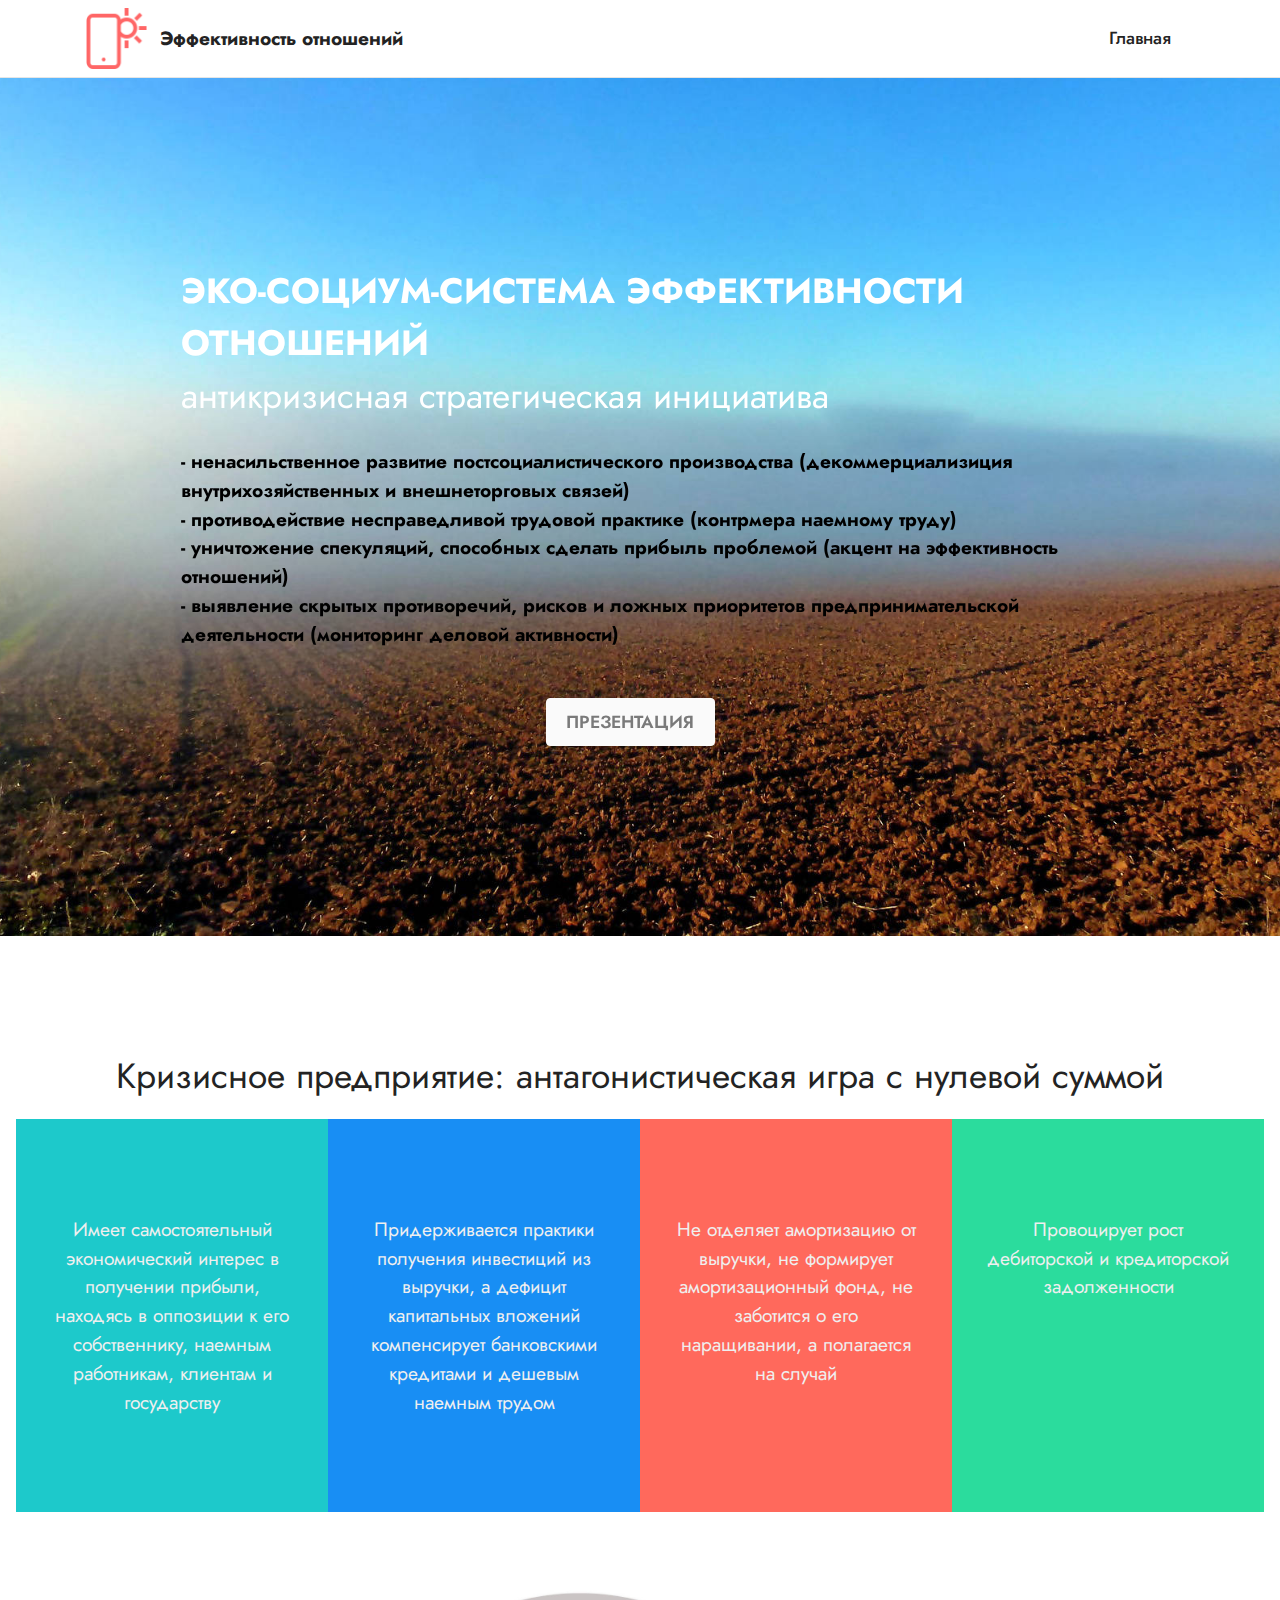
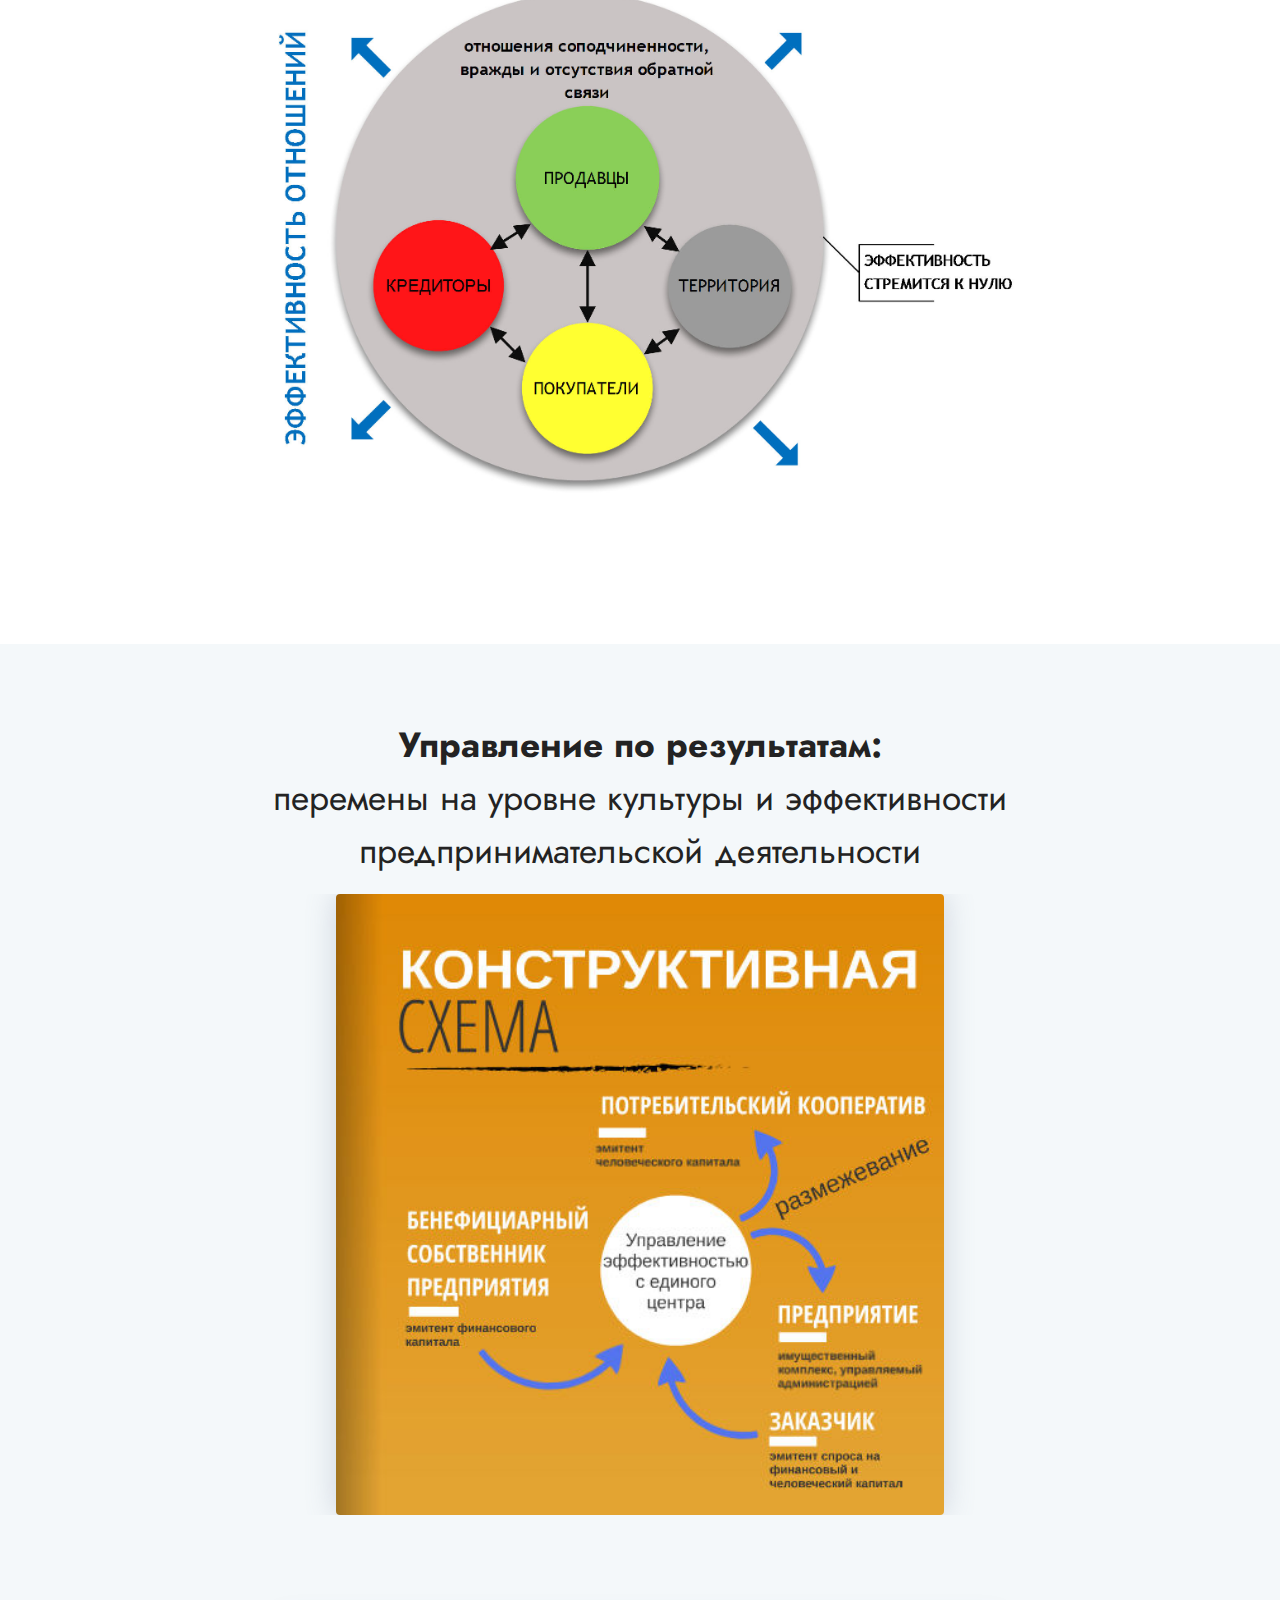
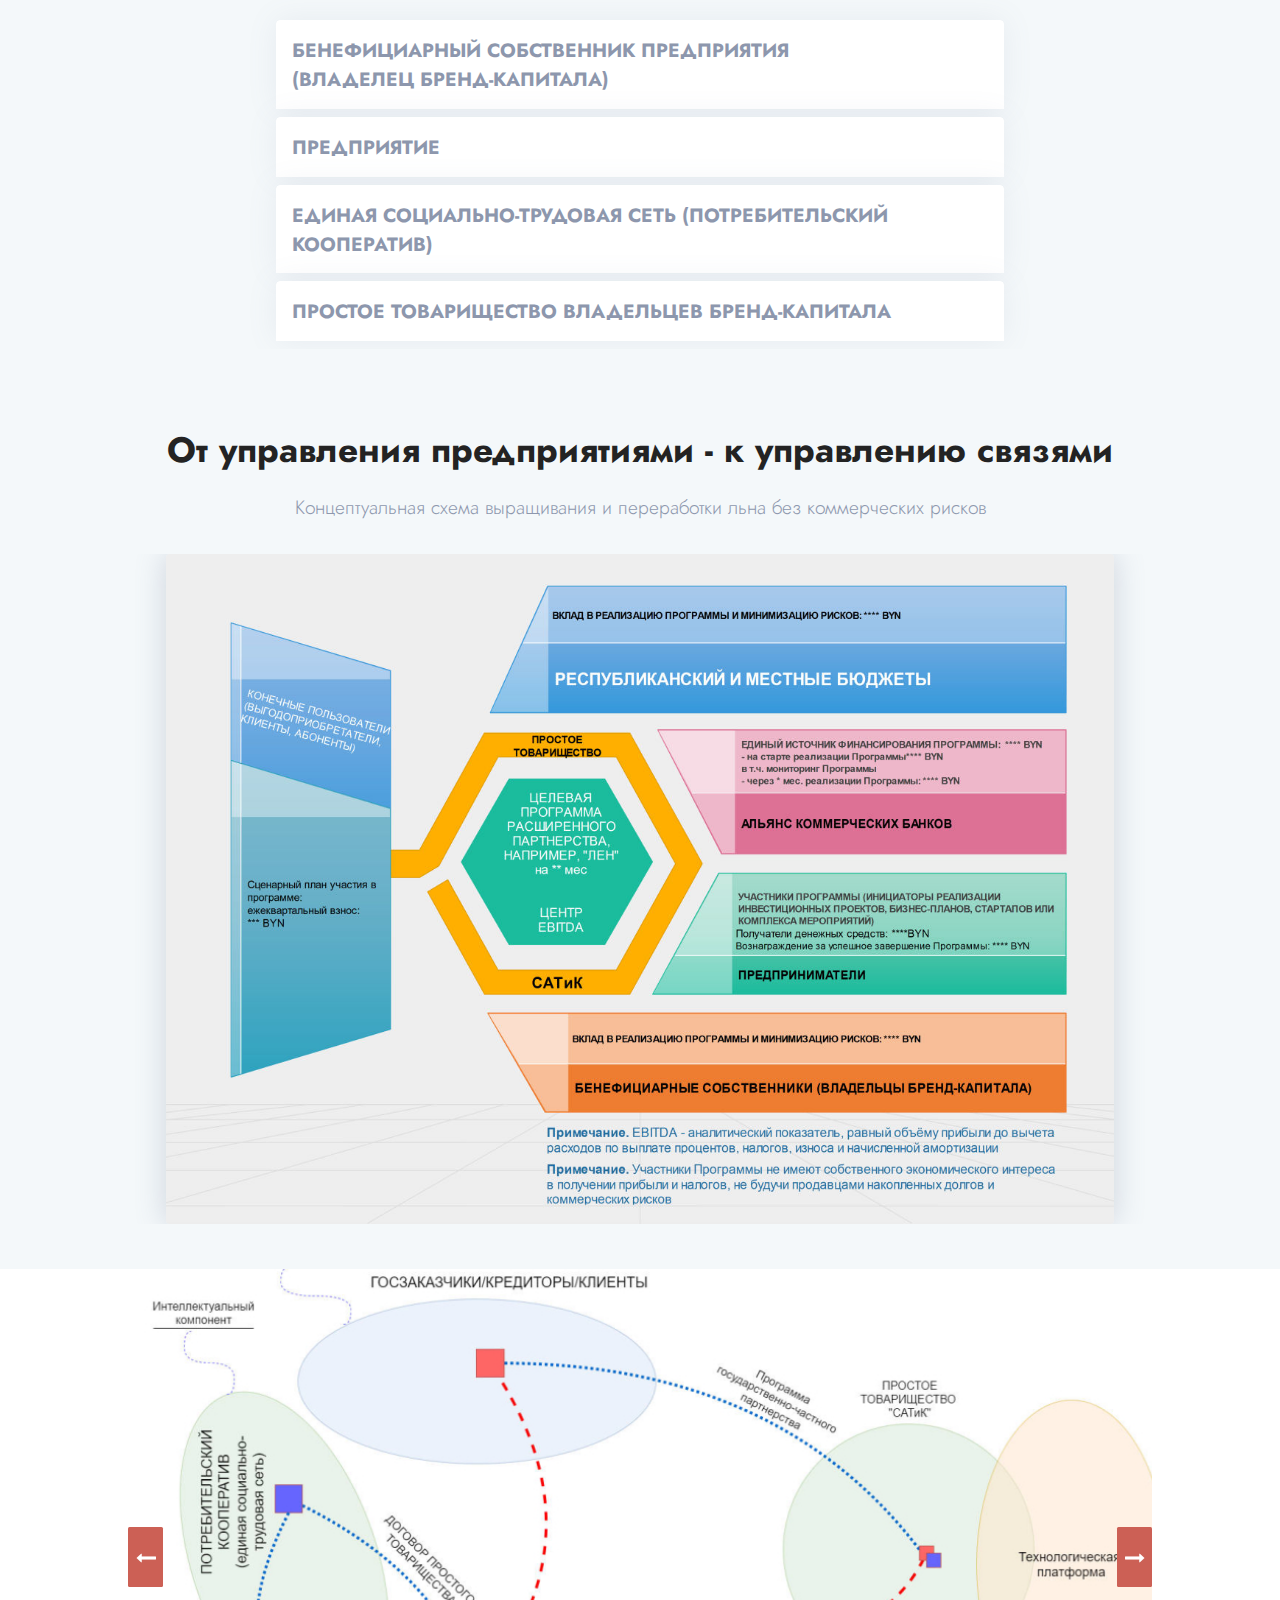
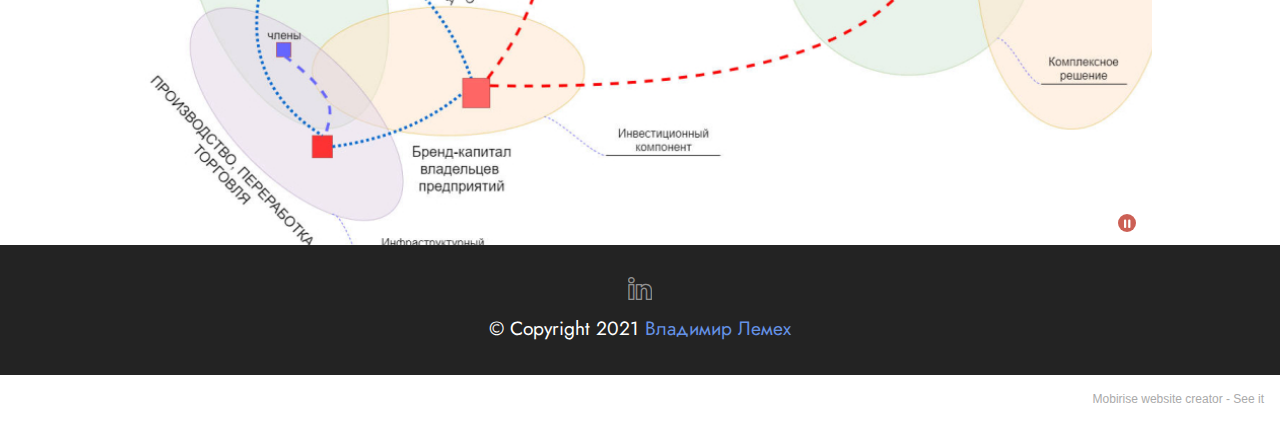
<file: index.html>
<!DOCTYPE html>
<html  >
<head>
  <!-- Site made with Mobirise Website Builder v5.2.5, https://mobirise.com -->
  <meta charset="UTF-8">
  <meta http-equiv="X-UA-Compatible" content="IE=edge">
  <meta name="generator" content="Mobirise v5.2.5, mobirise.com">
  <meta name="viewport" content="width=device-width, initial-scale=1, minimum-scale=1">
  <link rel="shortcut icon" href="assets/images/103035-128x80.png" type="image/x-icon">
  <meta name="description" content="">
  
  
  <title>Home</title>
  <link rel="stylesheet" href="assets/web/assets/mobirise-icons/mobirise-icons.css">
  <link rel="stylesheet" href="assets/simple-line-icons/simple-line-icons.css">
  <link rel="stylesheet" href="assets/tether/tether.min.css">
  <link rel="stylesheet" href="assets/bootstrap/css/bootstrap.min.css">
  <link rel="stylesheet" href="assets/bootstrap/css/bootstrap-grid.min.css">
  <link rel="stylesheet" href="assets/bootstrap/css/bootstrap-reboot.min.css">
  <link rel="stylesheet" href="assets/dropdown/css/style.css">
  <link rel="stylesheet" href="assets/socicon/css/styles.css">
  <link rel="stylesheet" href="assets/theme/css/style.css">
  <link rel="stylesheet" href="assets/wowslider-init/style.css">
  <link rel="preload" as="style" href="assets/mobirise/css/mbr-additional.css"><link rel="stylesheet" href="assets/mobirise/css/mbr-additional.css" type="text/css">
  
  
  
  
<link rel="stylesheet" href="assets/wowslider-init/boundary/style.css">
</head>
<body>
  
  <section class="menu cid-s48OLK6784" once="menu" id="menu1-h">
    
    <nav class="navbar navbar-dropdown navbar-fixed-top navbar-expand-lg">
        <div class="container">
            <div class="navbar-brand">
                <span class="navbar-logo">
                    <a href="https://mobiri.se">
                        <img src="assets/images/logo.png" alt="Mobirise" style="height: 3.8rem;">
                    </a>
                </span>
                <span class="navbar-caption-wrap"><a class="navbar-caption text-black display-7" href="https://mobiri.se">Эффективность отношений</a></span>
            </div>
            <button class="navbar-toggler" type="button" data-toggle="collapse" data-target="#navbarSupportedContent" aria-controls="navbarNavAltMarkup" aria-expanded="false" aria-label="Toggle navigation">
                <div class="hamburger">
                    <span></span>
                    <span></span>
                    <span></span>
                    <span></span>
                </div>
            </button>
            <div class="collapse navbar-collapse" id="navbarSupportedContent">
                <ul class="navbar-nav nav-dropdown nav-right" data-app-modern-menu="true"><li class="nav-item"><a class="nav-link link text-black display-4" href="https://mobirise.com">Главная</a></li></ul>
                
                
            </div>
        </div>
    </nav>

</section>

<section class="header6 businessm4_header6 cid-sr3KLk1nVL mbr-fullscreen mbr-parallax-background" id="header6-k">

	

	

	<div class="container align-left">
		<div class="row justify-content-center">
			<div class="media-container-column mbr-white col-md-10">
				<h1 class="mbr-section-title align-center pb-3 mbr-fonts-style display-5"><strong>ЭКО-СОЦИУМ-СИСТЕМА
 ЭФФЕКТИВНОСТИ ОТНОШЕНИЙ</strong><div>антикризисная стратегическая инициатива&nbsp;</div></h1>
				<h3 class="mbr-section-subtitle align-center mbr-light pb-3 mbr-fonts-style display-7"><strong>- ненасильственное развитие постсоциалистического производства (декоммерциализиция внутрихозяйственных и внешнеторговых связей)
</strong><div><strong>- противодействие несправедливой трудовой практике (контрмера наемному труду)
</strong></div><div><strong>- уничтожение спекуляций, способных сделать прибыль проблемой (акцент на эффективность отношений)&nbsp;</strong><br></div><div><strong>- выявление скрытых противоречий, рисков и ложных приоритетов предпринимательской деятельности (мониторинг деловой активности)</strong></div></h3>
				<div class="mbr-section-btn align-center pt-3"><a class="btn btn-md btn-white display-4" href="https://mobiri.se">ПРЕЗЕНТАЦИЯ</a></div>
			</div>
		</div>
	</div>
	
</section>

<section class="features8 businessm4_features8 cid-sr3LKY9KCM" id="features8-n">

	

	

	<div class="container-fluid">
		<h2 class="mbr-fonts-style mbr-section-title align-center pb-3 display-5">Кризисное предприятие: антагонистическая игра с нулевой суммой<br></h2>
		

		<div class="row justify-content-center">
			<div class="col-md-6 row-item card1 col-lg-3">
				<div class="card-img pb-3 align-center mbr-white">
					
				</div>
				
				<p class="mbr-text mbr-fonts-style align-center mbr-white display-7">Имеет самостоятельный экономический интерес в получении прибыли, находясь в оппозиции к его собственнику, наемным работникам, клиентам и государству</p>
				
			</div>

			<div class="col-md-6 row-item card2 col-lg-3">
				<div class="card-img pb-3 align-left mbr-white">
					
				</div>
				
				<p class="mbr-text mbr-fonts-style align-center mbr-white display-7">Придерживается практики получения инвестиций из выручки, а дефицит капитальных вложений компенсирует банковскими кредитами и дешевым наемным трудом</p>
				
			</div>

			<div class="col-md-6 row-item card3 col-lg-3">
				<div class="card-img pb-3 align-left mbr-white">
					
				</div>
				
				<p class="mbr-text mbr-fonts-style align-center mbr-white display-7">Не отделяет амортизацию от выручки, не формирует амортизационный фонд, не заботится о его наращивании, а полагается на случай</p>
				
			</div>

			<div class="col-md-6 row-item card4 col-lg-3">
				<div class="card-img pb-3 align-left mbr-white">
					
				</div>
				
				<p class="mbr-text mbr-fonts-style align-center mbr-white display-7">Провоцирует рост дебиторской и кредиторской задолженности</p>
				
			</div>
		</div>
	</div>
</section>

<section class="image1 cid-sr3N1NIQEf" id="image01-o">
    

    

    <div class="container">
        <div class="row justify-content-center">
            <div class="col-12 col-lg-9">
                <div class="image-wrapper">
                    <img src="assets/images/01-2005x1549.jpg" alt="Mobirise">
                    
                </div>
            </div>
        </div>
    </div>
</section>







<section class="image1 businessm4_image1 cid-sr4v3uoV8H" id="image1-p">
	<!-- Block parameters controls (Blue "Gear" panel) -->
	
	<!-- End block parameters -->
	<div class="container">
		<h2 class="mbr-fonts-style mb-3 mbr-section-title align-center display-5"><strong>Управление по результатам:
</strong><div>перемены на уровне культуры и эффективности
</div><div>предпринимательской деятельности</div></h2>
		
	</div>
	<figure class="mbr-figure container-fluid">
		<div class="image-block" style="width: 50%;">
			<img src="assets/images/02-481x492.jpg" alt="">
			
		</div>
	</figure>
</section>

<section class="accordion1 businessm4_accordion1 cid-sr4vDvOb5L" id="accordion1-q">

	

	

	<div class="container">
		
		
		<div class="row justify-content-center">
			<div class="col-md-10 col-lg-8 content-block">
				<div class="accordion-content">
					<div id="bootstrap-accordion_8" class="panel-group accordionStyles accordion " role="tablist" aria-multiselectable="true">
						<div class="card">
							<div class="card-header" role="tab" id="headingOne">
								<a role="button" class="collapsed panel-title text-black" data-toggle="collapse" data-core="" href="#collapse1_8" aria-expanded="false" aria-controls="collapse1">
									<h4 class="mbr-fonts-style header-text display-7"><strong>БЕНЕФИЦИАРНЫЙ СОБСТВЕННИК ПРЕДПРИЯТИЯ <br>(ВЛАДЕЛЕЦ 
БРЕНД-КАПИТАЛА)</strong></h4>
								</a>
							</div>
							<div id="collapse1_8" class="panel-collapse noScroll collapse" role="tabpanel" aria-labelledby="headingOne" data-parent="#bootstrap-accordion_8">
								<div class="panel-body p-4">
									<p class="mbr-fonts-style panel-text mbr-text display-7">
										С банковского счета бенефициарного собственника и владельца бренд-капитала на банковский счет предприятия поступают инвестиции на создание и модернизацию рабочих мест. С банковского счета предприятия на банковский счет бенефициарного собственника - прибыль на вложенный капитал и амортизационные отчисления. Между собственником предприятия (эмитентом бренд-капитала), администрацией предприятия (проектным офисом), потребительским кооперативом (эмитентом человеческого капитала) и заказчиком (эмитентом спроса на человеческий и бренд-капитал) возникает канал обратной связи - предвестник эффективности.</p>
								</div>
							</div>
						</div>

						<div class="card">
							<div class="card-header" role="tab" id="headingTwo">
								<a role="button" class="collapsed panel-title text-black" data-toggle="collapse" data-core="" href="#collapse2_8" aria-expanded="false" aria-controls="collapse2">
									<h4 class="mbr-fonts-style header-text display-7"><strong>ПРЕДПРИЯТИЕ</strong></h4>
								</a>

							</div>
							<div id="collapse2_8" class="panel-collapse noScroll collapse" role="tabpanel" aria-labelledby="headingTwo" data-parent="#bootstrap-accordion_8">
								<div class="panel-body p-4">
									<p class="mbr-fonts-style panel-text mbr-text display-7">
										Предприятие является имущественным комплексом, управление которым осуществляет администрация. Предприятие предоставляет рабочие места членам потребительского кооператива в качестве партнеров ведения бизнеса (эмитентов человеческого капитала). Администрация вправе прибегать к найму рабочей силы (подвергать владельца бренд-капитала коммерческим рискам) в исключительных случаях. </p>
								</div>
							</div>
						</div>

						<div class="card">
							<div class="card-header" role="tab" id="headingThree">
								<a role="button" class="collapsed panel-title text-black" data-toggle="collapse" data-core="" href="#collapse3_8" aria-expanded="false" aria-controls="collapse3">
									<h4 class="mbr-fonts-style header-text display-7"><strong>ЕДИНАЯ СОЦИАЛЬНО-ТРУДОВАЯ СЕТЬ (ПОТРЕБИТЕЛЬСКИЙ КООПЕРАТИВ)</strong></h4>

								</a>
							</div>
							<div id="collapse3_8" class="panel-collapse noScroll collapse" role="tabpanel" aria-labelledby="headingThree" data-parent="#bootstrap-accordion_8">
								<div class="panel-body p-4">
									<p class="mbr-fonts-style panel-text mbr-text display-7">
										<a href="page1.html" class="text-primary"><strong>Потребительский кооператив</strong></a> обеспечивает субъектность физических лиц, претендующих на эмиссию человеческого капитала. Целевые ориентиры и приоритеты кооперативного движения выступают контрмерой наемному труду, так как член единой социально-трудовой сети является эмитентом человеческого капитала, представленного в форме именного абонемента. Именной абонемент реализуется кооперативом.</p>
								</div>
							</div>
						</div>

						<div class="card">
							<div class="card-header" role="tab" id="headingFour">
								<a role="button" class="collapsed panel-title text-black" data-toggle="collapse" data-core="" href="#collapse4_8" aria-expanded="false" aria-controls="collapse4">
									<h4 class="mbr-fonts-style header-text display-7"><strong>ПРОСТОЕ ТОВАРИЩЕСТВО ВЛАДЕЛЬЦЕВ БРЕНД-КАПИТАЛА
</strong></h4>

								</a>
							</div>
							<div id="collapse4_8" class="panel-collapse noScroll collapse" role="tabpanel" aria-labelledby="headingFour" data-parent="#bootstrap-accordion_8">
								<div class="panel-body p-4">
									<p class="mbr-fonts-style panel-text mbr-text display-7">
										Управление отношениями эффективности (кооперации труда и капитала) осуществляется с единого центра, оформленного владельцами бренд-капитала. Чтобы эффективность стала реальностью важно нейтрализовать самостоятельный экономический интерес субъектов ведения бизнеса и обеспечить разумное партнерство на всей цепочке товародвижения. САТиК является прецедентом ненасильственного экономического развития отдельных предприятий и территорий, для которых фактор прибыли и налогов стал обременительным и контрпродуктивным.
									</p>
								</div>
							</div>
						</div>

						

						
					</div>
				</div>
			</div>
		</div>
	</div>
</section>

<section class="image1 businessm4_image1 cid-sr4ynzraGt" id="image1-r">
	<!-- Block parameters controls (Blue "Gear" panel) -->
	
	<!-- End block parameters -->
	<div class="container">
		<h2 class="mbr-fonts-style mb-3 mbr-section-title align-center display-5"><div><strong>От управления предприятиями - к управлению связями</strong></div></h2>
		<h3 class="mbr-section-subtitle mbr-text mbr-fonts-style mb-4 mbr-light align-center display-7">Концептуальная схема выращивания и переработки льна без коммерческих рисков</h3>
	</div>
	<figure class="mbr-figure container-fluid">
		<div class="image-block" style="width: 78%;">
			<img src="assets/images/03-1287x910.jpg" alt="">
			
		</div>
	</figure>
</section>

<section class="mbr-wowslider-container mbr-section mbr-section__container carousel slide mbr-wowslider-container--boundary mbr-section-nopadding" data-ride="carousel" data-keyboard="false" data-wrap="true" data-interval="false" id="wowslider-13" data-rv-view="206" style="background-color: rgb(255, 255, 255);">
    <div class="mbr-wowslider">
        <div class="ws_images">
            <ul>
                <li>
                    
                    <img src="assets/images/05-3-1024x576.jpg" alt="title 1" title="title 1"> text 1
                </li><li>
                    
                    <img src="assets/images/06-2-1024x576.jpg" alt="title 2" title="title 2"> text 2
                </li><li>
                    
                    <img src="assets/images/07-5-1024x576.jpg" alt="title 3" title="title 3"> text 3
                </li><li>
                    
                    <img src="assets/images/06-2-1024x576.jpg" alt="title 2" title="title 2"> text 2
                </li>
            </ul>
        </div>
        <div class="ws_bullets">
            <div>
                <a href="#" title="">
                    <span><img alt="slide1" src="assets/images/05-85x48.png"></span>
                </a><a href="#" title="">
                    <span><img alt="slide1" src="assets/images/06-85x48.png"></span>
                </a><a href="#" title="">
                    <span><img alt="slide1" src="assets/images/07-85x48.png"></span>
                </a><a href="#" title="">
                    <span><img alt="slide1" src="assets/images/06-85x48.png"></span>
                </a>
            </div>
        </div>
        <div class="ws_shadow"></div>
        <div class="mbr-wowslider-options">
            <div class="params" data-anim-type="kenburns" data-theme="boundary" data-autoplay="true" data-paddingtop="0" data-paddingbottom="0" data-fullscreen="true" data-showbullets="false" data-timeout="2" data-duration="5" data-height="576" data-width="1024" data-responsive="1" data-showcaptions="false" data-captionseffect="slide" data-hidecontrols="false"></div>
        </div>
</div></section>

<section class="footer3 cid-s48P1Icc8J" once="footers" id="footer3-i">

    

    

    <div class="container">
        <div class="media-container-row align-center mbr-white">
            
            <div class="row social-row">
                <div class="social-list align-right pb-2">
                    
                    
                    
                    
                    
                    
                <div class="soc-item">
                        <a href="https://www.linkedin.com/in/lemekh/" target="_blank">
                            <span class="mbr-iconfont mbr-iconfont-social sli-social-linkedin"></span>
                        </a>
                    </div></div>
            </div>
            <div class="row row-copirayt">
                <p class="mbr-text mb-0 mbr-fonts-style mbr-white align-center display-7">
                    © Copyright 2021 <a href="https://antieconomy.com" class="text-primary">Владимир Лемех</a></p>
            </div>
        </div>
    </div>
</section><section style="background-color: #fff; font-family: -apple-system, BlinkMacSystemFont, 'Segoe UI', 'Roboto', 'Helvetica Neue', Arial, sans-serif; color:#aaa; font-size:12px; padding: 0; align-items: center; display: flex;"><a href="https://mobirise.site/w" style="flex: 1 1; height: 3rem; padding-left: 1rem;"></a><p style="flex: 0 0 auto; margin:0; padding-right:1rem;">Mobirise website creator - <a href="https://mobirise.site/o" style="color:#aaa;">See it</a></p></section><script src="assets/web/assets/jquery/jquery.min.js"></script>  <script src="assets/popper/popper.min.js"></script>  <script src="assets/tether/tether.min.js"></script>  <script src="assets/bootstrap/js/bootstrap.min.js"></script>  <script src="assets/smoothscroll/smooth-scroll.js"></script>  <script src="assets/parallax/jarallax.min.js"></script>  <script src="assets/dropdown/js/nav-dropdown.js"></script>  <script src="assets/dropdown/js/navbar-dropdown.js"></script>  <script src="assets/touchswipe/jquery.touch-swipe.min.js"></script>  <script src="assets/wowslider-plugin/wowslider.js"></script>  <script src="assets/theme/js/script.js"></script>  <script src="assets/wowslider-init/script.js"></script>  
  
  
<script async src="assets/wowslider-effect/kenburns/script.js"></script>
</body>
</html>
</file>
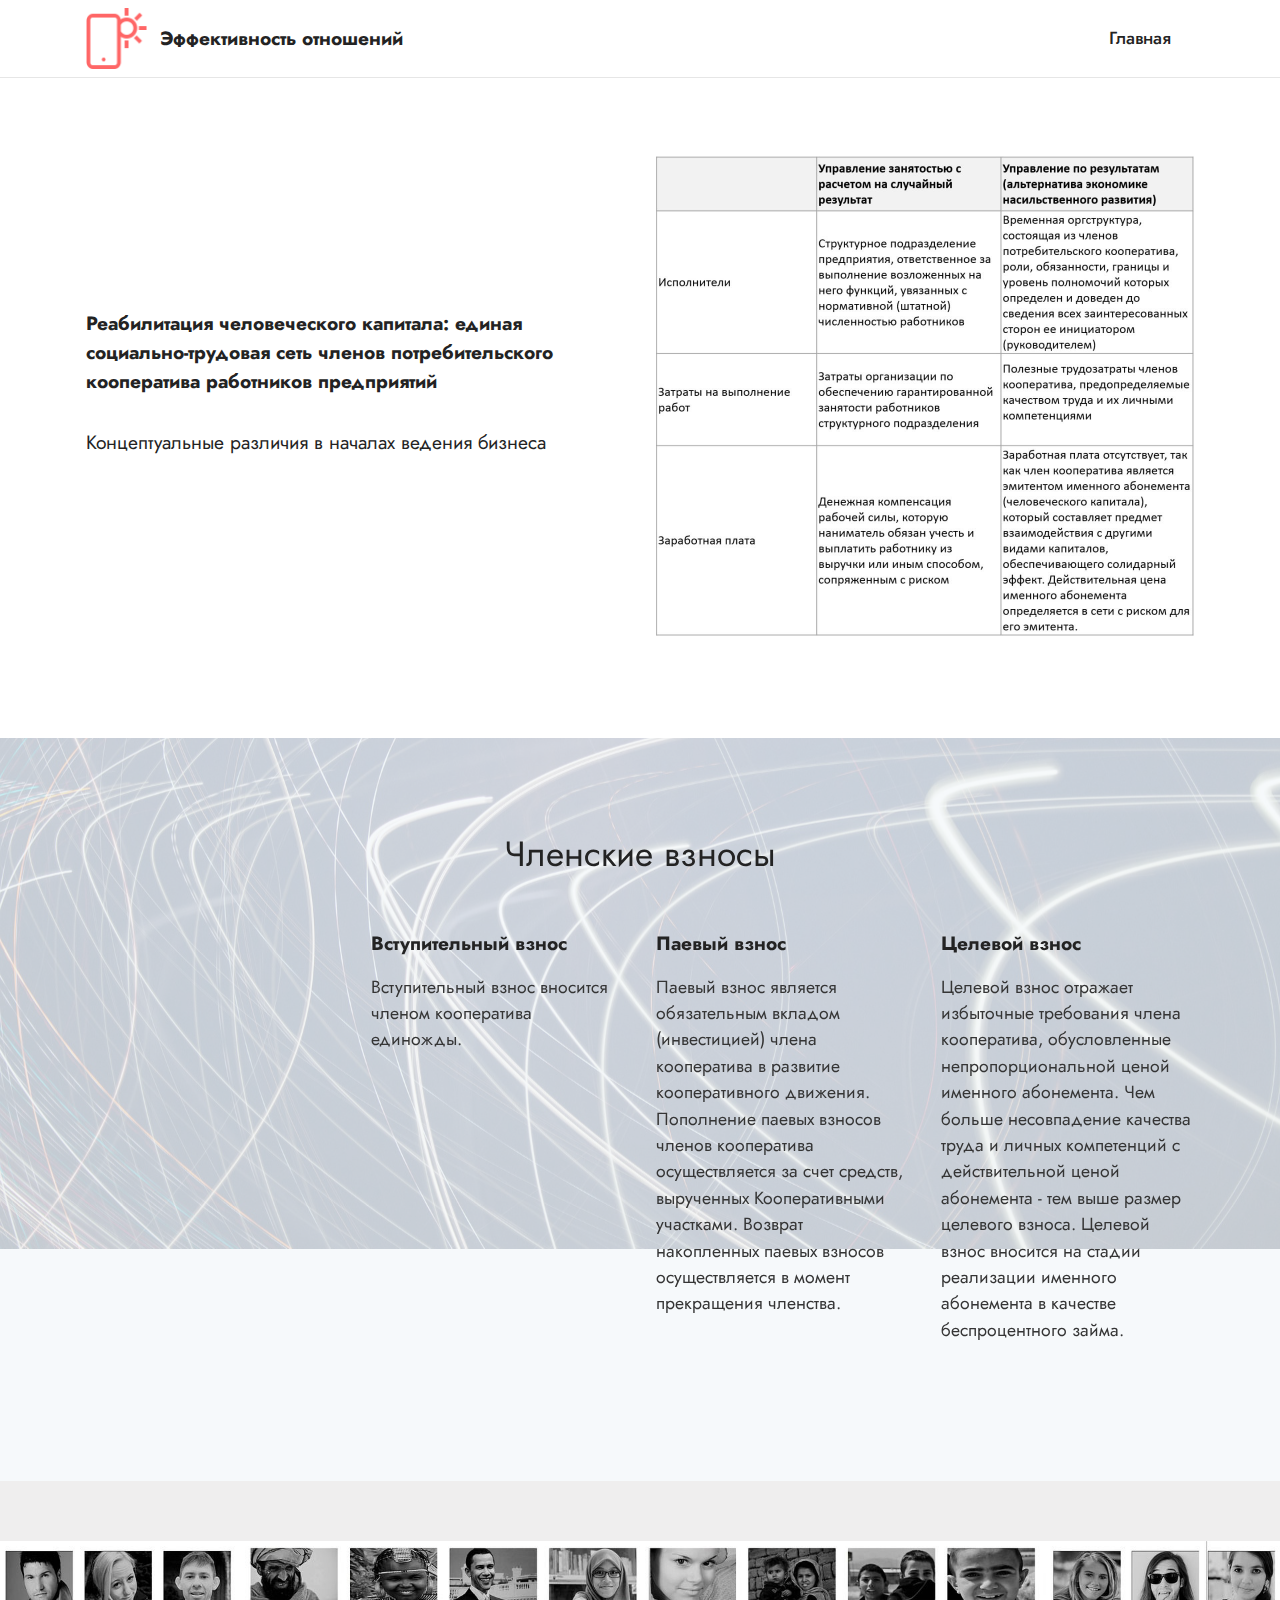
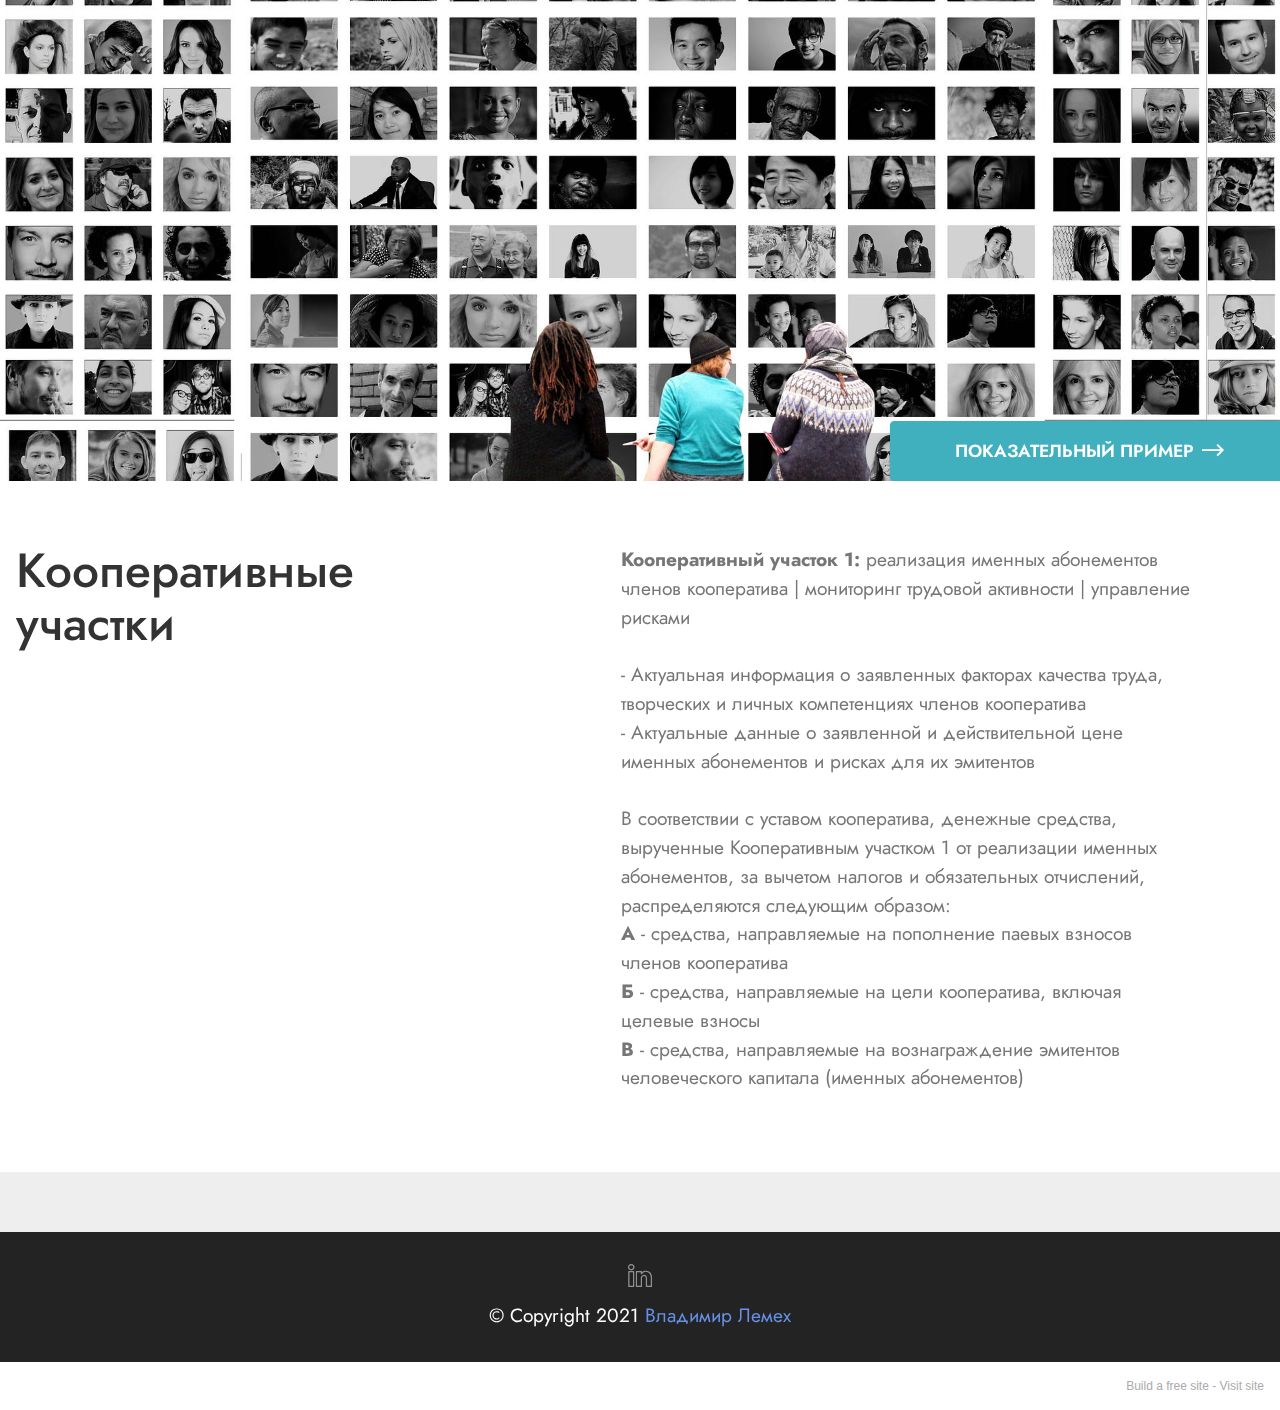
<file: page1.html>
<!DOCTYPE html>
<html  >
<head>
  <!-- Site made with Mobirise Website Builder v5.2.5, https://mobirise.com -->
  <meta charset="UTF-8">
  <meta http-equiv="X-UA-Compatible" content="IE=edge">
  <meta name="generator" content="Mobirise v5.2.5, mobirise.com">
  <meta name="viewport" content="width=device-width, initial-scale=1, minimum-scale=1">
  <link rel="shortcut icon" href="assets/images/103035-128x80.png" type="image/x-icon">
  <meta name="description" content="">
  
  
  <title>Кооператив</title>
  <link rel="stylesheet" href="assets/web/assets/mobirise-icons2/mobirise2.css">
  <link rel="stylesheet" href="assets/simple-line-icons/simple-line-icons.css">
  <link rel="stylesheet" href="assets/tether/tether.min.css">
  <link rel="stylesheet" href="assets/bootstrap/css/bootstrap.min.css">
  <link rel="stylesheet" href="assets/bootstrap/css/bootstrap-grid.min.css">
  <link rel="stylesheet" href="assets/bootstrap/css/bootstrap-reboot.min.css">
  <link rel="stylesheet" href="assets/dropdown/css/style.css">
  <link rel="stylesheet" href="assets/socicon/css/styles.css">
  <link rel="stylesheet" href="assets/theme/css/style.css">
  <link rel="preload" as="style" href="assets/mobirise/css/mbr-additional.css"><link rel="stylesheet" href="assets/mobirise/css/mbr-additional.css" type="text/css">
  
  
  
  

</head>
<body>
  
  <section class="menu cid-s48OLK6784" once="menu" id="menu1-v">
    
    <nav class="navbar navbar-dropdown navbar-fixed-top navbar-expand-lg">
        <div class="container">
            <div class="navbar-brand">
                <span class="navbar-logo">
                    <a href="https://mobiri.se">
                        <img src="assets/images/logo.png" alt="Mobirise" style="height: 3.8rem;">
                    </a>
                </span>
                <span class="navbar-caption-wrap"><a class="navbar-caption text-black display-7" href="https://mobiri.se">Эффективность отношений</a></span>
            </div>
            <button class="navbar-toggler" type="button" data-toggle="collapse" data-target="#navbarSupportedContent" aria-controls="navbarNavAltMarkup" aria-expanded="false" aria-label="Toggle navigation">
                <div class="hamburger">
                    <span></span>
                    <span></span>
                    <span></span>
                    <span></span>
                </div>
            </button>
            <div class="collapse navbar-collapse" id="navbarSupportedContent">
                <ul class="navbar-nav nav-dropdown nav-right" data-app-modern-menu="true"><li class="nav-item"><a class="nav-link link text-black display-4" href="https://mobirise.com">Главная</a></li></ul>
                
                
            </div>
        </div>
    </nav>

</section>

<section class="features11 cid-sr4TIVVe1e" id="features12-x">

    
    
    <div class="container">
        <div class="row align-items-center">
            <div class="col-12 col-lg">
                <div class="card-wrapper">
                    <div class="card-box">
                        <h4 class="card-title mbr-fonts-style mb-4 display-7"><strong>Реабилитация человеческого капитала: единая социально-трудовая сеть членов потребительского кооператива работников предприятий</strong></h4>
                        <p class="mbr-text mbr-fonts-style mb-4 display-7">
                            Концептуальные различия в началах ведения бизнеса</p>
                        
                        
                    </div>
                </div>
            </div>
            <div class="col-12 col-lg-6 md-pb">
                <div class="image-wrapper">
                    <img src="assets/images/04-1-1076x972.jpg" alt="Mobirise">
                </div>
            </div>
        </div>
    </div>
</section>

<section class="features20 businessm4_features20 cid-sr4TZlOVC3 mbr-parallax-background" id="features20-y">

    

    <div class="mbr-overlay" style="opacity: 0.8; background-color: rgb(244, 248, 250);">
    </div>

    <div class="container">
        <h2 class="mbr-fonts-style mbr-section-title align-center display-5">Членские взносы</h2>

        

        <div class="row pt-5 justify-content-end">
            <div class="col-md-6 row-item col-lg-3">
                <h4 class="mbr-fonts-style mbr-card-title align-left pb-2 display-7"><strong>Вступительный взнос</strong></h4>

                <p class="mbr-text mbr-fonts-style align-left display-4">Вступительный взнос вносится членом кооператива единожды.</p>
                
            </div>

            <div class="col-md-6 row-item col-lg-3">
                <h4 class="mbr-fonts-style mbr-card-title align-left pb-2 display-7"><strong>Паевый взнос</strong></h4>

                <p class="mbr-text mbr-fonts-style align-left display-4">Паевый взнос является обязательным вкладом (инвестицией) члена кооператива в развитие кооперативного движения. Пополнение паевых взносов членов кооператива осуществляется за счет средств, вырученных Кооперативными участками. Возврат накопленных паевых взносов осуществляется в момент прекращения членства.</p>
                
            </div>

            <div class="col-md-6 row-item col-lg-3">
                <h4 class="mbr-fonts-style mbr-card-title align-left pb-2 display-7"><strong>Целевой взнос</strong></h4>
                <p class="mbr-text mbr-fonts-style align-left display-4">Целевой взнос отражает избыточные требования члена кооператива, обусловленные непропорциональной ценой именного абонемента. Чем больше несовпадение качества труда и личных компетенций с действительной ценой абонемента - тем выше размер целевого взноса. Целевой взнос вносится на стадии реализации именного абонемента в качестве беспроцентного займа.</p>
                
            </div>

            
        </div>
    </div>
</section>

<section class="content2 industrym4_content2 cid-sr4XVowtbq" id="content002-12">

	

	

	<div class="container">
		<div class="row">
			<div class="col-lg-12 img-col">
				<img src="assets/images/human-2944064-1920-1920x1007.jpg" alt="Mobirise">
				<div class="mbr-section-btn pt-3"><a class="btn btn-lg btn-success display-4" href="https://mobiri.se"><span class="mobi-mbri mobi-mbri-right mbr-iconfont mbr-iconfont-btn"></span>ПОКАЗАТЕЛЬНЫЙ ПРИМЕР</a></div>
			</div>

			<div class="col-lg-5 title-col align-left">
				<div class="title-wrap">
					
					<h2 class="mbr-section-title mbr-semibold mbr-black mbr-fonts-style display-2">Кооперативные участки</h2>
				</div>
			</div>

			<div class="col-lg-7 text-col align-left">
				<p class="mbr-text mbr-black mbr-regular mbr-light mbr-fonts-style display-7"><strong>Кооперативный участок 1: </strong>реализация именных абонементов членов кооператива | мониторинг трудовой активности | управление рисками 
<br><br>- Актуальная информация о заявленных факторах качества труда, творческих и личных компетенциях членов кооператива 
<br>- Актуальные данные о заявленной и действительной цене именных абонементов и рисках для их эмитентов 
<br>
<br>В соответствии с уставом кооператива, денежные средства, вырученные Кооперативным участком 1 от реализации именных абонементов, за вычетом налогов и обязательных отчислений, распределяются следующим образом:
<br><strong>А</strong> - средства, направляемые на пополнение паевых взносов членов кооператива 
<br><strong>Б</strong> - средства, направляемые на цели кооператива, включая целевые взносы
<br><strong>В</strong> - средства, направляемые на вознаграждение эмитентов человеческого капитала (именных абонементов)&nbsp;<br></p>
			</div>
		</div>
	</div>
</section>

<section class="footer3 cid-s48P1Icc8J" once="footers" id="footer3-w">

    

    

    <div class="container">
        <div class="media-container-row align-center mbr-white">
            
            <div class="row social-row">
                <div class="social-list align-right pb-2">
                    
                    
                    
                    
                    
                    
                <div class="soc-item">
                        <a href="https://www.linkedin.com/in/lemekh/" target="_blank">
                            <span class="mbr-iconfont mbr-iconfont-social sli-social-linkedin"></span>
                        </a>
                    </div></div>
            </div>
            <div class="row row-copirayt">
                <p class="mbr-text mb-0 mbr-fonts-style mbr-white align-center display-7">
                    © Copyright 2021 <a href="https://antieconomy.com" class="text-primary">Владимир Лемех</a></p>
            </div>
        </div>
    </div>
</section><section style="background-color: #fff; font-family: -apple-system, BlinkMacSystemFont, 'Segoe UI', 'Roboto', 'Helvetica Neue', Arial, sans-serif; color:#aaa; font-size:12px; padding: 0; align-items: center; display: flex;"><a href="https://mobirise.site/i" style="flex: 1 1; height: 3rem; padding-left: 1rem;"></a><p style="flex: 0 0 auto; margin:0; padding-right:1rem;">Build a free site - <a href="https://mobirise.site/v" style="color:#aaa;">Visit site</a></p></section><script src="assets/web/assets/jquery/jquery.min.js"></script>  <script src="assets/popper/popper.min.js"></script>  <script src="assets/tether/tether.min.js"></script>  <script src="assets/bootstrap/js/bootstrap.min.js"></script>  <script src="assets/smoothscroll/smooth-scroll.js"></script>  <script src="assets/dropdown/js/nav-dropdown.js"></script>  <script src="assets/dropdown/js/navbar-dropdown.js"></script>  <script src="assets/touchswipe/jquery.touch-swipe.min.js"></script>  <script src="assets/parallax/jarallax.min.js"></script>  <script src="assets/theme/js/script.js"></script>  
  
  

</body>
</html>
</file>
<file: assets/web/assets/mobirise-icons/mobirise-icons.css>
@font-face {
  font-family: 'MobiriseIcons';
  src:  url('mobirise-icons.eot?spat4u');
  src:  url('mobirise-icons.eot?spat4u#iefix') format('embedded-opentype'),
    url('mobirise-icons.ttf?spat4u') format('truetype'),
    url('mobirise-icons.woff?spat4u') format('woff'),
    url('mobirise-icons.svg?spat4u#MobiriseIcons') format('svg');
  font-weight: normal;
  font-style: normal;
  font-display: swap;
}

[class^="mbri-"], [class*=" mbri-"] {
  /* use !important to prevent issues with browser extensions that change fonts */
  font-family: MobiriseIcons !important;
  speak: none;
  font-style: normal;
  font-weight: normal;
  font-variant: normal;
  text-transform: none;
  line-height: 1;

  /* Better Font Rendering =========== */
  -webkit-font-smoothing: antialiased;
  -moz-osx-font-smoothing: grayscale;
}

.mbri-add-submenu:before {
  content: "\e900";
}
.mbri-alert:before {
  content: "\e901";
}
.mbri-align-center:before {
  content: "\e902";
}
.mbri-align-justify:before {
  content: "\e903";
}
.mbri-align-left:before {
  content: "\e904";
}
.mbri-align-right:before {
  content: "\e905";
}
.mbri-android:before {
  content: "\e906";
}
.mbri-apple:before {
  content: "\e907";
}
.mbri-arrow-down:before {
  content: "\e908";
}
.mbri-arrow-next:before {
  content: "\e909";
}
.mbri-arrow-prev:before {
  content: "\e90a";
}
.mbri-arrow-up:before {
  content: "\e90b";
}
.mbri-bold:before {
  content: "\e90c";
}
.mbri-bookmark:before {
  content: "\e90d";
}
.mbri-bootstrap:before {
  content: "\e90e";
}
.mbri-briefcase:before {
  content: "\e90f";
}
.mbri-browse:before {
  content: "\e910";
}
.mbri-bulleted-list:before {
  content: "\e911";
}
.mbri-calendar:before {
  content: "\e912";
}
.mbri-camera:before {
  content: "\e913";
}
.mbri-cart-add:before {
  content: "\e914";
}
.mbri-cart-full:before {
  content: "\e915";
}
.mbri-cash:before {
  content: "\e916";
}
.mbri-change-style:before {
  content: "\e917";
}
.mbri-chat:before {
  content: "\e918";
}
.mbri-clock:before {
  content: "\e919";
}
.mbri-close:before {
  content: "\e91a";
}
.mbri-cloud:before {
  content: "\e91b";
}
.mbri-code:before {
  content: "\e91c";
}
.mbri-contact-form:before {
  content: "\e91d";
}
.mbri-credit-card:before {
  content: "\e91e";
}
.mbri-cursor-click:before {
  content: "\e91f";
}
.mbri-cust-feedback:before {
  content: "\e920";
}
.mbri-database:before {
  content: "\e921";
}
.mbri-delivery:before {
  content: "\e922";
}
.mbri-desktop:before {
  content: "\e923";
}
.mbri-devices:before {
  content: "\e924";
}
.mbri-down:before {
  content: "\e925";
}
.mbri-download:before {
  content: "\e989";
}
.mbri-drag-n-drop:before {
  content: "\e927";
}
.mbri-drag-n-drop2:before {
  content: "\e928";
}
.mbri-edit:before {
  content: "\e929";
}
.mbri-edit2:before {
  content: "\e92a";
}
.mbri-error:before {
  content: "\e92b";
}
.mbri-extension:before {
  content: "\e92c";
}
.mbri-features:before {
  content: "\e92d";
}
.mbri-file:before {
  content: "\e92e";
}
.mbri-flag:before {
  content: "\e92f";
}
.mbri-folder:before {
  content: "\e930";
}
.mbri-gift:before {
  content: "\e931";
}
.mbri-github:before {
  content: "\e932";
}
.mbri-globe:before {
  content: "\e933";
}
.mbri-globe-2:before {
  content: "\e934";
}
.mbri-growing-chart:before {
  content: "\e935";
}
.mbri-hearth:before {
  content: "\e936";
}
.mbri-help:before {
  content: "\e937";
}
.mbri-home:before {
  content: "\e938";
}
.mbri-hot-cup:before {
  content: "\e939";
}
.mbri-idea:before {
  content: "\e93a";
}
.mbri-image-gallery:before {
  content: "\e93b";
}
.mbri-image-slider:before {
  content: "\e93c";
}
.mbri-info:before {
  content: "\e93d";
}
.mbri-italic:before {
  content: "\e93e";
}
.mbri-key:before {
  content: "\e93f";
}
.mbri-laptop:before {
  content: "\e940";
}
.mbri-layers:before {
  content: "\e941";
}
.mbri-left-right:before {
  content: "\e942";
}
.mbri-left:before {
  content: "\e943";
}
.mbri-letter:before {
  content: "\e944";
}
.mbri-like:before {
  content: "\e945";
}
.mbri-link:before {
  content: "\e946";
}
.mbri-lock:before {
  content: "\e947";
}
.mbri-login:before {
  content: "\e948";
}
.mbri-logout:before {
  content: "\e949";
}
.mbri-magic-stick:before {
  content: "\e94a";
}
.mbri-map-pin:before {
  content: "\e94b";
}
.mbri-menu:before {
  content: "\e94c";
}
.mbri-mobile:before {
  content: "\e94d";
}
.mbri-mobile2:before {
  content: "\e94e";
}
.mbri-mobirise:before {
  content: "\e94f";
}
.mbri-more-horizontal:before {
  content: "\e950";
}
.mbri-more-vertical:before {
  content: "\e951";
}
.mbri-music:before {
  content: "\e952";
}
.mbri-new-file:before {
  content: "\e953";
}
.mbri-numbered-list:before {
  content: "\e954";
}
.mbri-opened-folder:before {
  content: "\e955";
}
.mbri-pages:before {
  content: "\e956";
}
.mbri-paper-plane:before {
  content: "\e957";
}
.mbri-paperclip:before {
  content: "\e958";
}
.mbri-photo:before {
  content: "\e959";
}
.mbri-photos:before {
  content: "\e95a";
}
.mbri-pin:before {
  content: "\e95b";
}
.mbri-play:before {
  content: "\e95c";
}
.mbri-plus:before {
  content: "\e95d";
}
.mbri-preview:before {
  content: "\e95e";
}
.mbri-print:before {
  content: "\e95f";
}
.mbri-protect:before {
  content: "\e960";
}
.mbri-question:before {
  content: "\e961";
}
.mbri-quote-left:before {
  content: "\e962";
}
.mbri-quote-right:before {
  content: "\e963";
}
.mbri-refresh:before {
  content: "\e964";
}
.mbri-responsive:before {
  content: "\e965";
}
.mbri-right:before {
  content: "\e966";
}
.mbri-rocket:before {
  content: "\e967";
}
.mbri-sad-face:before {
  content: "\e968";
}
.mbri-sale:before {
  content: "\e969";
}
.mbri-save:before {
  content: "\e96a";
}
.mbri-search:before {
  content: "\e96b";
}
.mbri-setting:before {
  content: "\e96c";
}
.mbri-setting2:before {
  content: "\e96d";
}
.mbri-setting3:before {
  content: "\e96e";
}
.mbri-share:before {
  content: "\e96f";
}
.mbri-shopping-bag:before {
  content: "\e970";
}
.mbri-shopping-basket:before {
  content: "\e971";
}
.mbri-shopping-cart:before {
  content: "\e972";
}
.mbri-sites:before {
  content: "\e973";
}
.mbri-smile-face:before {
  content: "\e974";
}
.mbri-speed:before {
  content: "\e975";
}
.mbri-star:before {
  content: "\e976";
}
.mbri-success:before {
  content: "\e977";
}
.mbri-sun:before {
  content: "\e978";
}
.mbri-sun2:before {
  content: "\e979";
}
.mbri-tablet:before {
  content: "\e97a";
}
.mbri-tablet-vertical:before {
  content: "\e97b";
}
.mbri-target:before {
  content: "\e97c";
}
.mbri-timer:before {
  content: "\e97d";
}
.mbri-to-ftp:before {
  content: "\e97e";
}
.mbri-to-local-drive:before {
  content: "\e97f";
}
.mbri-touch-swipe:before {
  content: "\e980";
}
.mbri-touch:before {
  content: "\e981";
}
.mbri-trash:before {
  content: "\e982";
}
.mbri-underline:before {
  content: "\e983";
}
.mbri-unlink:before {
  content: "\e984";
}
.mbri-unlock:before {
  content: "\e985";
}
.mbri-up-down:before {
  content: "\e986";
}
.mbri-up:before {
  content: "\e987";
}
.mbri-update:before {
  content: "\e988";
}
.mbri-upload:before {
 content: "\e926"; 
}
.mbri-user:before {
  content: "\e98a";
}
.mbri-user2:before {
  content: "\e98b";
}
.mbri-users:before {
  content: "\e98c";
}
.mbri-video:before {
  content: "\e98d";
}
.mbri-video-play:before {
  content: "\e98e";
}
.mbri-watch:before {
  content: "\e98f";
}
.mbri-website-theme:before {
  content: "\e990";
}
.mbri-wifi:before {
  content: "\e991";
}
.mbri-windows:before {
  content: "\e992";
}
.mbri-zoom-out:before {
  content: "\e993";
}
.mbri-redo:before {
  content: "\e994";
}
.mbri-undo:before {
  content: "\e995";
}
</file>
<file: assets/simple-line-icons/simple-line-icons.css>
@font-face {
  font-family: 'simple-line-icons';
  src: url('fonts/simple-line-icons.eot?v=2.4.0');
  src: url('fonts/simple-line-icons.eot?v=2.4.0#iefix') format('embedded-opentype'), url('fonts/simple-line-icons.woff2?v=2.4.0') format('woff2'), url('fonts/simple-line-icons.ttf?v=2.4.0') format('truetype'), url('fonts/simple-line-icons.woff?v=2.4.0') format('woff'), url('fonts/simple-line-icons.svg?v=2.4.0#simple-line-icons') format('svg');
  font-weight: normal;
  font-style: normal;
}
/*
 use the following css code if you want to have a class per icon.
 instead of a list of all class selectors, you can use the generic [class*="icon-"] selector, but it's slower:
*/
.sli-user,
.sli-people,
.sli-user-female,
.sli-user-follow,
.sli-user-following,
.sli-user-unfollow,
.sli-login,
.sli-logout,
.sli-emotsmile,
.sli-phone,
.sli-call-end,
.sli-call-in,
.sli-call-out,
.sli-map,
.sli-location-pin,
.sli-direction,
.sli-directions,
.sli-compass,
.sli-layers,
.sli-menu,
.sli-list,
.sli-options-vertical,
.sli-options,
.sli-arrow-down,
.sli-arrow-left,
.sli-arrow-right,
.sli-arrow-up,
.sli-arrow-up-circle,
.sli-arrow-left-circle,
.sli-arrow-right-circle,
.sli-arrow-down-circle,
.sli-check,
.sli-clock,
.sli-plus,
.sli-minus,
.sli-close,
.sli-event,
.sli-exclamation,
.sli-organization,
.sli-trophy,
.sli-screen-smartphone,
.sli-screen-desktop,
.sli-plane,
.sli-notebook,
.sli-mustache,
.sli-mouse,
.sli-magnet,
.sli-energy,
.sli-disc,
.sli-cursor,
.sli-cursor-move,
.sli-crop,
.sli-chemistry,
.sli-speedometer,
.sli-shield,
.sli-screen-tablet,
.sli-magic-wand,
.sli-hourglass,
.sli-graduation,
.sli-ghost,
.sli-game-controller,
.sli-fire,
.sli-eyeglass,
.sli-envelope-open,
.sli-envelope-letter,
.sli-bell,
.sli-badge,
.sli-anchor,
.sli-wallet,
.sli-vector,
.sli-speech,
.sli-puzzle,
.sli-printer,
.sli-present,
.sli-playlist,
.sli-pin,
.sli-picture,
.sli-handbag,
.sli-globe-alt,
.sli-globe,
.sli-folder-alt,
.sli-folder,
.sli-film,
.sli-feed,
.sli-drop,
.sli-drawer,
.sli-docs,
.sli-doc,
.sli-diamond,
.sli-cup,
.sli-calculator,
.sli-bubbles,
.sli-briefcase,
.sli-book-open,
.sli-basket-loaded,
.sli-basket,
.sli-bag,
.sli-action-undo,
.sli-action-redo,
.sli-wrench,
.sli-umbrella,
.sli-trash,
.sli-tag,
.sli-support,
.sli-frame,
.sli-size-fullscreen,
.sli-size-actual,
.sli-shuffle,
.sli-share-alt,
.sli-share,
.sli-rocket,
.sli-question,
.sli-pie-chart,
.sli-pencil,
.sli-note,
.sli-loop,
.sli-home,
.sli-grid,
.sli-graph,
.sli-microphone,
.sli-music-tone-alt,
.sli-music-tone,
.sli-earphones-alt,
.sli-earphones,
.sli-equalizer,
.sli-like,
.sli-dislike,
.sli-control-start,
.sli-control-rewind,
.sli-control-play,
.sli-control-pause,
.sli-control-forward,
.sli-control-end,
.sli-volume-1,
.sli-volume-2,
.sli-volume-off,
.sli-calendar,
.sli-bulb,
.sli-chart,
.sli-ban,
.sli-bubble,
.sli-camrecorder,
.sli-camera,
.sli-cloud-download,
.sli-cloud-upload,
.sli-envelope,
.sli-eye,
.sli-flag,
.sli-heart,
.sli-info,
.sli-key,
.sli-link,
.sli-lock,
.sli-lock-open,
.sli-magnifier,
.sli-magnifier-add,
.sli-magnifier-remove,
.sli-paper-clip,
.sli-paper-plane,
.sli-power,
.sli-refresh,
.sli-reload,
.sli-settings,
.sli-star,
.sli-symbol-female,
.sli-symbol-male,
.sli-target,
.sli-credit-card,
.sli-paypal,
.sli-social-tumblr,
.sli-social-twitter,
.sli-social-facebook,
.sli-social-instagram,
.sli-social-linkedin,
.sli-social-pinterest,
.sli-social-github,
.sli-social-google,
.sli-social-reddit,
.sli-social-skype,
.sli-social-dribbble,
.sli-social-behance,
.sli-social-foursqare,
.sli-social-soundcloud,
.sli-social-spotify,
.sli-social-stumbleupon,
.sli-social-youtube,
.sli-social-dropbox,
.sli-social-vkontakte,
.sli-social-steam {
  font-family: 'simple-line-icons';
  speak: none;
  font-style: normal;
  font-weight: normal;
  font-variant: normal;
  text-transform: none;
  line-height: 1;
  /* better font rendering =========== */
  -webkit-font-smoothing: antialiased;
  -moz-osx-font-smoothing: grayscale;
}
.sli-user:before {
  content: "\e005";
}
.sli-people:before {
  content: "\e001";
}
.sli-user-female:before {
  content: "\e000";
}
.sli-user-follow:before {
  content: "\e002";
}
.sli-user-following:before {
  content: "\e003";
}
.sli-user-unfollow:before {
  content: "\e004";
}
.sli-login:before {
  content: "\e066";
}
.sli-logout:before {
  content: "\e065";
}
.sli-emotsmile:before {
  content: "\e021";
}
.sli-phone:before {
  content: "\e600";
}
.sli-call-end:before {
  content: "\e048";
}
.sli-call-in:before {
  content: "\e047";
}
.sli-call-out:before {
  content: "\e046";
}
.sli-map:before {
  content: "\e033";
}
.sli-location-pin:before {
  content: "\e096";
}
.sli-direction:before {
  content: "\e042";
}
.sli-directions:before {
  content: "\e041";
}
.sli-compass:before {
  content: "\e045";
}
.sli-layers:before {
  content: "\e034";
}
.sli-menu:before {
  content: "\e601";
}
.sli-list:before {
  content: "\e067";
}
.sli-options-vertical:before {
  content: "\e602";
}
.sli-options:before {
  content: "\e603";
}
.sli-arrow-down:before {
  content: "\e604";
}
.sli-arrow-left:before {
  content: "\e605";
}
.sli-arrow-right:before {
  content: "\e606";
}
.sli-arrow-up:before {
  content: "\e607";
}
.sli-arrow-up-circle:before {
  content: "\e078";
}
.sli-arrow-left-circle:before {
  content: "\e07a";
}
.sli-arrow-right-circle:before {
  content: "\e079";
}
.sli-arrow-down-circle:before {
  content: "\e07b";
}
.sli-check:before {
  content: "\e080";
}
.sli-clock:before {
  content: "\e081";
}
.sli-plus:before {
  content: "\e095";
}
.sli-minus:before {
  content: "\e615";
}
.sli-close:before {
  content: "\e082";
}
.sli-event:before {
  content: "\e619";
}
.sli-exclamation:before {
  content: "\e617";
}
.sli-organization:before {
  content: "\e616";
}
.sli-trophy:before {
  content: "\e006";
}
.sli-screen-smartphone:before {
  content: "\e010";
}
.sli-screen-desktop:before {
  content: "\e011";
}
.sli-plane:before {
  content: "\e012";
}
.sli-notebook:before {
  content: "\e013";
}
.sli-mustache:before {
  content: "\e014";
}
.sli-mouse:before {
  content: "\e015";
}
.sli-magnet:before {
  content: "\e016";
}
.sli-energy:before {
  content: "\e020";
}
.sli-disc:before {
  content: "\e022";
}
.sli-cursor:before {
  content: "\e06e";
}
.sli-cursor-move:before {
  content: "\e023";
}
.sli-crop:before {
  content: "\e024";
}
.sli-chemistry:before {
  content: "\e026";
}
.sli-speedometer:before {
  content: "\e007";
}
.sli-shield:before {
  content: "\e00e";
}
.sli-screen-tablet:before {
  content: "\e00f";
}
.sli-magic-wand:before {
  content: "\e017";
}
.sli-hourglass:before {
  content: "\e018";
}
.sli-graduation:before {
  content: "\e019";
}
.sli-ghost:before {
  content: "\e01a";
}
.sli-game-controller:before {
  content: "\e01b";
}
.sli-fire:before {
  content: "\e01c";
}
.sli-eyeglass:before {
  content: "\e01d";
}
.sli-envelope-open:before {
  content: "\e01e";
}
.sli-envelope-letter:before {
  content: "\e01f";
}
.sli-bell:before {
  content: "\e027";
}
.sli-badge:before {
  content: "\e028";
}
.sli-anchor:before {
  content: "\e029";
}
.sli-wallet:before {
  content: "\e02a";
}
.sli-vector:before {
  content: "\e02b";
}
.sli-speech:before {
  content: "\e02c";
}
.sli-puzzle:before {
  content: "\e02d";
}
.sli-printer:before {
  content: "\e02e";
}
.sli-present:before {
  content: "\e02f";
}
.sli-playlist:before {
  content: "\e030";
}
.sli-pin:before {
  content: "\e031";
}
.sli-picture:before {
  content: "\e032";
}
.sli-handbag:before {
  content: "\e035";
}
.sli-globe-alt:before {
  content: "\e036";
}
.sli-globe:before {
  content: "\e037";
}
.sli-folder-alt:before {
  content: "\e039";
}
.sli-folder:before {
  content: "\e089";
}
.sli-film:before {
  content: "\e03a";
}
.sli-feed:before {
  content: "\e03b";
}
.sli-drop:before {
  content: "\e03e";
}
.sli-drawer:before {
  content: "\e03f";
}
.sli-docs:before {
  content: "\e040";
}
.sli-doc:before {
  content: "\e085";
}
.sli-diamond:before {
  content: "\e043";
}
.sli-cup:before {
  content: "\e044";
}
.sli-calculator:before {
  content: "\e049";
}
.sli-bubbles:before {
  content: "\e04a";
}
.sli-briefcase:before {
  content: "\e04b";
}
.sli-book-open:before {
  content: "\e04c";
}
.sli-basket-loaded:before {
  content: "\e04d";
}
.sli-basket:before {
  content: "\e04e";
}
.sli-bag:before {
  content: "\e04f";
}
.sli-action-undo:before {
  content: "\e050";
}
.sli-action-redo:before {
  content: "\e051";
}
.sli-wrench:before {
  content: "\e052";
}
.sli-umbrella:before {
  content: "\e053";
}
.sli-trash:before {
  content: "\e054";
}
.sli-tag:before {
  content: "\e055";
}
.sli-support:before {
  content: "\e056";
}
.sli-frame:before {
  content: "\e038";
}
.sli-size-fullscreen:before {
  content: "\e057";
}
.sli-size-actual:before {
  content: "\e058";
}
.sli-shuffle:before {
  content: "\e059";
}
.sli-share-alt:before {
  content: "\e05a";
}
.sli-share:before {
  content: "\e05b";
}
.sli-rocket:before {
  content: "\e05c";
}
.sli-question:before {
  content: "\e05d";
}
.sli-pie-chart:before {
  content: "\e05e";
}
.sli-pencil:before {
  content: "\e05f";
}
.sli-note:before {
  content: "\e060";
}
.sli-loop:before {
  content: "\e064";
}
.sli-home:before {
  content: "\e069";
}
.sli-grid:before {
  content: "\e06a";
}
.sli-graph:before {
  content: "\e06b";
}
.sli-microphone:before {
  content: "\e063";
}
.sli-music-tone-alt:before {
  content: "\e061";
}
.sli-music-tone:before {
  content: "\e062";
}
.sli-earphones-alt:before {
  content: "\e03c";
}
.sli-earphones:before {
  content: "\e03d";
}
.sli-equalizer:before {
  content: "\e06c";
}
.sli-like:before {
  content: "\e068";
}
.sli-dislike:before {
  content: "\e06d";
}
.sli-control-start:before {
  content: "\e06f";
}
.sli-control-rewind:before {
  content: "\e070";
}
.sli-control-play:before {
  content: "\e071";
}
.sli-control-pause:before {
  content: "\e072";
}
.sli-control-forward:before {
  content: "\e073";
}
.sli-control-end:before {
  content: "\e074";
}
.sli-volume-1:before {
  content: "\e09f";
}
.sli-volume-2:before {
  content: "\e0a0";
}
.sli-volume-off:before {
  content: "\e0a1";
}
.sli-calendar:before {
  content: "\e075";
}
.sli-bulb:before {
  content: "\e076";
}
.sli-chart:before {
  content: "\e077";
}
.sli-ban:before {
  content: "\e07c";
}
.sli-bubble:before {
  content: "\e07d";
}
.sli-camrecorder:before {
  content: "\e07e";
}
.sli-camera:before {
  content: "\e07f";
}
.sli-cloud-download:before {
  content: "\e083";
}
.sli-cloud-upload:before {
  content: "\e084";
}
.sli-envelope:before {
  content: "\e086";
}
.sli-eye:before {
  content: "\e087";
}
.sli-flag:before {
  content: "\e088";
}
.sli-heart:before {
  content: "\e08a";
}
.sli-info:before {
  content: "\e08b";
}
.sli-key:before {
  content: "\e08c";
}
.sli-link:before {
  content: "\e08d";
}
.sli-lock:before {
  content: "\e08e";
}
.sli-lock-open:before {
  content: "\e08f";
}
.sli-magnifier:before {
  content: "\e090";
}
.sli-magnifier-add:before {
  content: "\e091";
}
.sli-magnifier-remove:before {
  content: "\e092";
}
.sli-paper-clip:before {
  content: "\e093";
}
.sli-paper-plane:before {
  content: "\e094";
}
.sli-power:before {
  content: "\e097";
}
.sli-refresh:before {
  content: "\e098";
}
.sli-reload:before {
  content: "\e099";
}
.sli-settings:before {
  content: "\e09a";
}
.sli-star:before {
  content: "\e09b";
}
.sli-symbol-female:before {
  content: "\e09c";
}
.sli-symbol-male:before {
  content: "\e09d";
}
.sli-target:before {
  content: "\e09e";
}
.sli-credit-card:before {
  content: "\e025";
}
.sli-paypal:before {
  content: "\e608";
}
.sli-social-tumblr:before {
  content: "\e00a";
}
.sli-social-twitter:before {
  content: "\e009";
}
.sli-social-facebook:before {
  content: "\e00b";
}
.sli-social-instagram:before {
  content: "\e609";
}
.sli-social-linkedin:before {
  content: "\e60a";
}
.sli-social-pinterest:before {
  content: "\e60b";
}
.sli-social-github:before {
  content: "\e60c";
}
.sli-social-google:before {
  content: "\e60d";
}
.sli-social-reddit:before {
  content: "\e60e";
}
.sli-social-skype:before {
  content: "\e60f";
}
.sli-social-dribbble:before {
  content: "\e00d";
}
.sli-social-behance:before {
  content: "\e610";
}
.sli-social-foursqare:before {
  content: "\e611";
}
.sli-social-soundcloud:before {
  content: "\e612";
}
.sli-social-spotify:before {
  content: "\e613";
}
.sli-social-stumbleupon:before {
  content: "\e614";
}
.sli-social-youtube:before {
  content: "\e008";
}
.sli-social-dropbox:before {
  content: "\e00c";
}
.sli-social-vkontakte:before {
  content: "\e618";
}
.sli-social-steam:before {
  content: "\e620";
}
</file>
<file: assets/dropdown/css/style.css>
.navbar-dropdown {
  left: 0;
  padding: 0;
  position: absolute;
  right: 0;
  top: 0;
  transition: all 0.45s ease;
  z-index: 1030;
  background: #282828; }
  .navbar-dropdown .navbar-logo {
    margin-right: 0.8rem;
    transition: margin 0.3s ease-in-out;
    vertical-align: middle; }
    .navbar-dropdown .navbar-logo img {
      height: 3.125rem;
      transition: all 0.3s ease-in-out; }
    .navbar-dropdown .navbar-logo.mbr-iconfont {
      font-size: 3.125rem;
      line-height: 3.125rem; }
  .navbar-dropdown .navbar-caption {
    font-weight: 700;
    white-space: normal;
    vertical-align: -4px;
    line-height: 3.125rem !important; }
    .navbar-dropdown .navbar-caption, .navbar-dropdown .navbar-caption:hover {
      color: inherit;
      text-decoration: none; }
  .navbar-dropdown .mbr-iconfont + .navbar-caption {
    vertical-align: -1px; }
  .navbar-dropdown.navbar-fixed-top {
    position: fixed; }
  .navbar-dropdown .navbar-brand span {
    vertical-align: -4px; }
  .navbar-dropdown.bg-color.transparent {
    background: none; }
  .navbar-dropdown.navbar-short .navbar-brand {
    padding: 0.625rem 0; }
    .navbar-dropdown.navbar-short .navbar-brand span {
      vertical-align: -1px; }
  .navbar-dropdown.navbar-short .navbar-caption {
    line-height: 2.375rem !important;
    vertical-align: -2px; }
  .navbar-dropdown.navbar-short .navbar-logo {
    margin-right: 0.5rem; }
    .navbar-dropdown.navbar-short .navbar-logo img {
      height: 2.375rem; }
    .navbar-dropdown.navbar-short .navbar-logo.mbr-iconfont {
      font-size: 2.375rem;
      line-height: 2.375rem; }
  .navbar-dropdown.navbar-short .mbr-table-cell {
    height: 3.625rem; }
  .navbar-dropdown .navbar-close {
    left: 0.6875rem;
    position: fixed;
    top: 0.75rem;
    z-index: 1000; }
  .navbar-dropdown .hamburger-icon {
    content: "";
    display: inline-block;
    vertical-align: middle;
    width: 16px;
    -webkit-box-shadow: 0 -6px 0 1px #282828,0 0 0 1px #282828,0 6px 0 1px #282828;
    -moz-box-shadow: 0 -6px 0 1px #282828,0 0 0 1px #282828,0 6px 0 1px #282828;
    box-shadow: 0 -6px 0 1px #282828,0 0 0 1px #282828,0 6px 0 1px #282828; }

.dropdown-menu .dropdown-toggle[data-toggle="dropdown-submenu"]::after {
  border-bottom: 0.35em solid transparent;
  border-left: 0.35em solid;
  border-right: 0;
  border-top: 0.35em solid transparent;
  margin-left: 0.3rem; }

.dropdown-menu .dropdown-item:focus {
  outline: 0; }

.nav-dropdown {
  font-size: 0.75rem;
  font-weight: 500;
  height: auto !important; }
  .nav-dropdown .nav-btn {
    padding-left: 1rem; }
  .nav-dropdown .link {
    margin: .667em 1.667em;
    font-weight: 500;
    padding: 0;
    transition: color .2s ease-in-out; }
    .nav-dropdown .link.dropdown-toggle {
      margin-right: 2.583em; }
      .nav-dropdown .link.dropdown-toggle::after {
        margin-left: .25rem;
        border-top: 0.35em solid;
        border-right: 0.35em solid transparent;
        border-left: 0.35em solid transparent;
        border-bottom: 0; }
      .nav-dropdown .link.dropdown-toggle[aria-expanded="true"] {
        margin: 0;
        padding: 0.667em 3.263em  0.667em 1.667em; }
  .nav-dropdown .link::after,
  .nav-dropdown .dropdown-item::after {
    color: inherit; }
  .nav-dropdown .btn {
    font-size: 0.75rem;
    font-weight: 700;
    letter-spacing: 0;
    margin-bottom: 0;
    padding-left: 1.25rem;
    padding-right: 1.25rem; }
  .nav-dropdown .dropdown-menu {
    border-radius: 0;
    border: 0;
    left: 0;
    margin: 0;
    padding-bottom: 1.25rem;
    padding-top: 1.25rem;
    position: relative; }
  .nav-dropdown .dropdown-submenu {
    margin-left: 0.125rem;
    top: 0; }
  .nav-dropdown .dropdown-item {
    font-weight: 500;
    line-height: 2;
    padding: 0.3846em 4.615em 0.3846em 1.5385em;
    position: relative;
    transition: color .2s ease-in-out, background-color .2s ease-in-out; }
    .nav-dropdown .dropdown-item::after {
      margin-top: -0.3077em;
      position: absolute;
      right: 1.1538em;
      top: 50%; }
    .nav-dropdown .dropdown-item:focus, .nav-dropdown .dropdown-item:hover {
      background: none; }

@media (max-width: 767px) {
  .nav-dropdown.navbar-toggleable-sm {
    bottom: 0;
    display: none;
    left: 0;
    overflow-x: hidden;
    position: fixed;
    top: 0;
    transform: translateX(-100%);
    -ms-transform: translateX(-100%);
    -webkit-transform: translateX(-100%);
    width: 18.75rem;
    z-index: 999; } }
.nav-dropdown.navbar-toggleable-xl {
  bottom: 0;
  display: none;
  left: 0;
  overflow-x: hidden;
  position: fixed;
  top: 0;
  transform: translateX(-100%);
  -ms-transform: translateX(-100%);
  -webkit-transform: translateX(-100%);
  width: 18.75rem;
  z-index: 999; }

.nav-dropdown-sm {
  display: block !important;
  overflow-x: hidden;
  overflow: auto;
  padding-top: 3.875rem; }
  .nav-dropdown-sm::after {
    content: "";
    display: block;
    height: 3rem;
    width: 100%; }
  .nav-dropdown-sm.collapse.in ~ .navbar-close {
    display: block !important; }
  .nav-dropdown-sm.collapsing, .nav-dropdown-sm.collapse.in {
    transform: translateX(0);
    -ms-transform: translateX(0);
    -webkit-transform: translateX(0);
    transition: all 0.25s ease-out;
    -webkit-transition: all 0.25s ease-out;
    background: #282828; }
  .nav-dropdown-sm.collapsing[aria-expanded="false"] {
    transform: translateX(-100%);
    -ms-transform: translateX(-100%);
    -webkit-transform: translateX(-100%); }
  .nav-dropdown-sm .nav-item {
    display: block;
    margin-left: 0 !important;
    padding-left: 0; }
  .nav-dropdown-sm .link,
  .nav-dropdown-sm .dropdown-item {
    border-top: 1px dotted rgba(255, 255, 255, 0.1);
    font-size: 0.8125rem;
    line-height: 1.6;
    margin: 0 !important;
    padding: 0.875rem 2.4rem 0.875rem 1.5625rem !important;
    position: relative;
    white-space: normal; }
    .nav-dropdown-sm .link:focus, .nav-dropdown-sm .link:hover,
    .nav-dropdown-sm .dropdown-item:focus,
    .nav-dropdown-sm .dropdown-item:hover {
      background: rgba(0, 0, 0, 0.2) !important;
      color: #c0a375; }
  .nav-dropdown-sm .nav-btn {
    position: relative;
    padding: 1.5625rem 1.5625rem 0 1.5625rem; }
    .nav-dropdown-sm .nav-btn::before {
      border-top: 1px dotted rgba(255, 255, 255, 0.1);
      content: "";
      left: 0;
      position: absolute;
      top: 0;
      width: 100%; }
    .nav-dropdown-sm .nav-btn + .nav-btn {
      padding-top: 0.625rem; }
      .nav-dropdown-sm .nav-btn + .nav-btn::before {
        display: none; }
  .nav-dropdown-sm .btn {
    padding: 0.625rem 0; }
  .nav-dropdown-sm .dropdown-toggle[data-toggle="dropdown-submenu"]::after {
    margin-left: .25rem;
    border-top: 0.35em solid;
    border-right: 0.35em solid transparent;
    border-left: 0.35em solid transparent;
    border-bottom: 0; }
  .nav-dropdown-sm .dropdown-toggle[data-toggle="dropdown-submenu"][aria-expanded="true"]::after {
    border-top: 0;
    border-right: 0.35em solid transparent;
    border-left: 0.35em solid transparent;
    border-bottom: 0.35em solid; }
  .nav-dropdown-sm .dropdown-menu {
    margin: 0;
    padding: 0;
    position: relative;
    top: 0;
    left: 0;
    width: 100%;
    border: 0;
    float: none;
    border-radius: 0;
    background: none; }
  .nav-dropdown-sm .dropdown-submenu {
    left: 100%;
    margin-left: 0.125rem;
    margin-top: -1.25rem;
    top: 0; }

.navbar-toggleable-sm .nav-dropdown .dropdown-menu {
  position: absolute; }

.navbar-toggleable-sm .nav-dropdown .dropdown-submenu {
  left: 100%;
  margin-left: 0.125rem;
  margin-top: -1.25rem;
  top: 0; }

.navbar-toggleable-sm.opened .nav-dropdown .dropdown-menu {
  position: relative; }

.navbar-toggleable-sm.opened .nav-dropdown .dropdown-submenu {
  left: 0;
  margin-left: 00rem;
  margin-top: 0rem;
  top: 0; }

.is-builder .nav-dropdown.collapsing {
  transition: none !important; }

/*# sourceMappingURL=style.css.map */
</file>
<file: assets/socicon/css/styles.css>
@charset "UTF-8";

@font-face {
  font-family: 'Socicon';
  src:  url('../fonts/socicon.eot');
  src:  url('../fonts/socicon.eot?#iefix') format('embedded-opentype'),
    url('../fonts/socicon.woff2') format('woff2'),
    url('../fonts/socicon.ttf') format('truetype'),
    url('../fonts/socicon.woff') format('woff'),
    url('../fonts/socicon.svg#socicon') format('svg');
  font-weight: normal;
  font-style: normal;
}

[data-icon]:before {
  font-family: "socicon" !important;
  content: attr(data-icon);
  font-style: normal !important;
  font-weight: normal !important;
  font-variant: normal !important;
  text-transform: none !important;
  speak: none;
  line-height: 1;
  -webkit-font-smoothing: antialiased;
  -moz-osx-font-smoothing: grayscale;
}

[class^="socicon-"], [class*=" socicon-"] {
  /* use !important to prevent issues with browser extensions that change fonts */
  font-family: 'Socicon' !important;
  speak: none;
  font-style: normal;
  font-weight: normal;
  font-variant: normal;
  text-transform: none;
  line-height: 1;

  /* Better Font Rendering =========== */
  -webkit-font-smoothing: antialiased;
  -moz-osx-font-smoothing: grayscale;
}

.socicon-eitaa:before {
  content: "\e97c";
}
.socicon-soroush:before {
  content: "\e97d";
}
.socicon-bale:before {
  content: "\e97e";
}
.socicon-zazzle:before {
  content: "\e97b";
}
.socicon-society6:before {
  content: "\e97a";
}
.socicon-redbubble:before {
  content: "\e979";
}
.socicon-avvo:before {
  content: "\e978";
}
.socicon-stitcher:before {
  content: "\e977";
}
.socicon-googlehangouts:before {
  content: "\e974";
}
.socicon-dlive:before {
  content: "\e975";
}
.socicon-vsco:before {
  content: "\e976";
}
.socicon-flipboard:before {
  content: "\e973";
}
.socicon-ubuntu:before {
  content: "\e958";
}
.socicon-artstation:before {
  content: "\e959";
}
.socicon-invision:before {
  content: "\e95a";
}
.socicon-torial:before {
  content: "\e95b";
}
.socicon-collectorz:before {
  content: "\e95c";
}
.socicon-seenthis:before {
  content: "\e95d";
}
.socicon-googleplaymusic:before {
  content: "\e95e";
}
.socicon-debian:before {
  content: "\e95f";
}
.socicon-filmfreeway:before {
  content: "\e960";
}
.socicon-gnome:before {
  content: "\e961";
}
.socicon-itchio:before {
  content: "\e962";
}
.socicon-jamendo:before {
  content: "\e963";
}
.socicon-mix:before {
  content: "\e964";
}
.socicon-sharepoint:before {
  content: "\e965";
}
.socicon-tinder:before {
  content: "\e966";
}
.socicon-windguru:before {
  content: "\e967";
}
.socicon-cdbaby:before {
  content: "\e968";
}
.socicon-elementaryos:before {
  content: "\e969";
}
.socicon-stage32:before {
  content: "\e96a";
}
.socicon-tiktok:before {
  content: "\e96b";
}
.socicon-gitter:before {
  content: "\e96c";
}
.socicon-letterboxd:before {
  content: "\e96d";
}
.socicon-threema:before {
  content: "\e96e";
}
.socicon-splice:before {
  content: "\e96f";
}
.socicon-metapop:before {
  content: "\e970";
}
.socicon-naver:before {
  content: "\e971";
}
.socicon-remote:before {
  content: "\e972";
}
.socicon-internet:before {
  content: "\e957";
}
.socicon-moddb:before {
  content: "\e94b";
}
.socicon-indiedb:before {
  content: "\e94c";
}
.socicon-traxsource:before {
  content: "\e94d";
}
.socicon-gamefor:before {
  content: "\e94e";
}
.socicon-pixiv:before {
  content: "\e94f";
}
.socicon-myanimelist:before {
  content: "\e950";
}
.socicon-blackberry:before {
  content: "\e951";
}
.socicon-wickr:before {
  content: "\e952";
}
.socicon-spip:before {
  content: "\e953";
}
.socicon-napster:before {
  content: "\e954";
}
.socicon-beatport:before {
  content: "\e955";
}
.socicon-hackerone:before {
  content: "\e956";
}
.socicon-hackernews:before {
  content: "\e946";
}
.socicon-smashwords:before {
  content: "\e947";
}
.socicon-kobo:before {
  content: "\e948";
}
.socicon-bookbub:before {
  content: "\e949";
}
.socicon-mailru:before {
  content: "\e94a";
}
.socicon-gitlab:before {
  content: "\e945";
}
.socicon-instructables:before {
  content: "\e944";
}
.socicon-portfolio:before {
  content: "\e943";
}
.socicon-codered:before {
  content: "\e940";
}
.socicon-origin:before {
  content: "\e941";
}
.socicon-nextdoor:before {
  content: "\e942";
}
.socicon-udemy:before {
  content: "\e93f";
}
.socicon-livemaster:before {
  content: "\e93e";
}
.socicon-crunchbase:before {
  content: "\e93b";
}
.socicon-homefy:before {
  content: "\e93c";
}
.socicon-calendly:before {
  content: "\e93d";
}
.socicon-realtor:before {
  content: "\e90f";
}
.socicon-tidal:before {
  content: "\e910";
}
.socicon-qobuz:before {
  content: "\e911";
}
.socicon-natgeo:before {
  content: "\e912";
}
.socicon-mastodon:before {
  content: "\e913";
}
.socicon-unsplash:before {
  content: "\e914";
}
.socicon-homeadvisor:before {
  content: "\e915";
}
.socicon-angieslist:before {
  content: "\e916";
}
.socicon-codepen:before {
  content: "\e917";
}
.socicon-slack:before {
  content: "\e918";
}
.socicon-openaigym:before {
  content: "\e919";
}
.socicon-logmein:before {
  content: "\e91a";
}
.socicon-fiverr:before {
  content: "\e91b";
}
.socicon-gotomeeting:before {
  content: "\e91c";
}
.socicon-aliexpress:before {
  content: "\e91d";
}
.socicon-guru:before {
  content: "\e91e";
}
.socicon-appstore:before {
  content: "\e91f";
}
.socicon-homes:before {
  content: "\e920";
}
.socicon-zoom:before {
  content: "\e921";
}
.socicon-alibaba:before {
  content: "\e922";
}
.socicon-craigslist:before {
  content: "\e923";
}
.socicon-wix:before {
  content: "\e924";
}
.socicon-redfin:before {
  content: "\e925";
}
.socicon-googlecalendar:before {
  content: "\e926";
}
.socicon-shopify:before {
  content: "\e927";
}
.socicon-freelancer:before {
  content: "\e928";
}
.socicon-seedrs:before {
  content: "\e929";
}
.socicon-bing:before {
  content: "\e92a";
}
.socicon-doodle:before {
  content: "\e92b";
}
.socicon-bonanza:before {
  content: "\e92c";
}
.socicon-squarespace:before {
  content: "\e92d";
}
.socicon-toptal:before {
  content: "\e92e";
}
.socicon-gust:before {
  content: "\e92f";
}
.socicon-ask:before {
  content: "\e930";
}
.socicon-trulia:before {
  content: "\e931";
}
.socicon-loomly:before {
  content: "\e932";
}
.socicon-ghost:before {
  content: "\e933";
}
.socicon-upwork:before {
  content: "\e934";
}
.socicon-fundable:before {
  content: "\e935";
}
.socicon-booking:before {
  content: "\e936";
}
.socicon-googlemaps:before {
  content: "\e937";
}
.socicon-zillow:before {
  content: "\e938";
}
.socicon-niconico:before {
  content: "\e939";
}
.socicon-toneden:before {
  content: "\e93a";
}
.socicon-augment:before {
  content: "\e908";
}
.socicon-bitbucket:before {
  content: "\e909";
}
.socicon-fyuse:before {
  content: "\e90a";
}
.socicon-yt-gaming:before {
  content: "\e90b";
}
.socicon-sketchfab:before {
  content: "\e90c";
}
.socicon-mobcrush:before {
  content: "\e90d";
}
.socicon-microsoft:before {
  content: "\e90e";
}
.socicon-pandora:before {
  content: "\e907";
}
.socicon-messenger:before {
  content: "\e906";
}
.socicon-gamewisp:before {
  content: "\e905";
}
.socicon-bloglovin:before {
  content: "\e904";
}
.socicon-tunein:before {
  content: "\e903";
}
.socicon-gamejolt:before {
  content: "\e901";
}
.socicon-trello:before {
  content: "\e902";
}
.socicon-spreadshirt:before {
  content: "\e900";
}
.socicon-500px:before {
  content: "\e000";
}
.socicon-8tracks:before {
  content: "\e001";
}
.socicon-airbnb:before {
  content: "\e002";
}
.socicon-alliance:before {
  content: "\e003";
}
.socicon-amazon:before {
  content: "\e004";
}
.socicon-amplement:before {
  content: "\e005";
}
.socicon-android:before {
  content: "\e006";
}
.socicon-angellist:before {
  content: "\e007";
}
.socicon-apple:before {
  content: "\e008";
}
.socicon-appnet:before {
  content: "\e009";
}
.socicon-baidu:before {
  content: "\e00a";
}
.socicon-bandcamp:before {
  content: "\e00b";
}
.socicon-battlenet:before {
  content: "\e00c";
}
.socicon-mixer:before {
  content: "\e00d";
}
.socicon-bebee:before {
  content: "\e00e";
}
.socicon-bebo:before {
  content: "\e00f";
}
.socicon-behance:before {
  content: "\e010";
}
.socicon-blizzard:before {
  content: "\e011";
}
.socicon-blogger:before {
  content: "\e012";
}
.socicon-buffer:before {
  content: "\e013";
}
.socicon-chrome:before {
  content: "\e014";
}
.socicon-coderwall:before {
  content: "\e015";
}
.socicon-curse:before {
  content: "\e016";
}
.socicon-dailymotion:before {
  content: "\e017";
}
.socicon-deezer:before {
  content: "\e018";
}
.socicon-delicious:before {
  content: "\e019";
}
.socicon-deviantart:before {
  content: "\e01a";
}
.socicon-diablo:before {
  content: "\e01b";
}
.socicon-digg:before {
  content: "\e01c";
}
.socicon-discord:before {
  content: "\e01d";
}
.socicon-disqus:before {
  content: "\e01e";
}
.socicon-douban:before {
  content: "\e01f";
}
.socicon-draugiem:before {
  content: "\e020";
}
.socicon-dribbble:before {
  content: "\e021";
}
.socicon-drupal:before {
  content: "\e022";
}
.socicon-ebay:before {
  content: "\e023";
}
.socicon-ello:before {
  content: "\e024";
}
.socicon-endomodo:before {
  content: "\e025";
}
.socicon-envato:before {
  content: "\e026";
}
.socicon-etsy:before {
  content: "\e027";
}
.socicon-facebook:before {
  content: "\e028";
}
.socicon-feedburner:before {
  content: "\e029";
}
.socicon-filmweb:before {
  content: "\e02a";
}
.socicon-firefox:before {
  content: "\e02b";
}
.socicon-flattr:before {
  content: "\e02c";
}
.socicon-flickr:before {
  content: "\e02d";
}
.socicon-formulr:before {
  content: "\e02e";
}
.socicon-forrst:before {
  content: "\e02f";
}
.socicon-foursquare:before {
  content: "\e030";
}
.socicon-friendfeed:before {
  content: "\e031";
}
.socicon-github:before {
  content: "\e032";
}
.socicon-goodreads:before {
  content: "\e033";
}
.socicon-google:before {
  content: "\e034";
}
.socicon-googlescholar:before {
  content: "\e035";
}
.socicon-googlegroups:before {
  content: "\e036";
}
.socicon-googlephotos:before {
  content: "\e037";
}
.socicon-googleplus:before {
  content: "\e038";
}
.socicon-grooveshark:before {
  content: "\e039";
}
.socicon-hackerrank:before {
  content: "\e03a";
}
.socicon-hearthstone:before {
  content: "\e03b";
}
.socicon-hellocoton:before {
  content: "\e03c";
}
.socicon-heroes:before {
  content: "\e03d";
}
.socicon-smashcast:before {
  content: "\e03e";
}
.socicon-horde:before {
  content: "\e03f";
}
.socicon-houzz:before {
  content: "\e040";
}
.socicon-icq:before {
  content: "\e041";
}
.socicon-identica:before {
  content: "\e042";
}
.socicon-imdb:before {
  content: "\e043";
}
.socicon-instagram:before {
  content: "\e044";
}
.socicon-issuu:before {
  content: "\e045";
}
.socicon-istock:before {
  content: "\e046";
}
.socicon-itunes:before {
  content: "\e047";
}
.socicon-keybase:before {
  content: "\e048";
}
.socicon-lanyrd:before {
  content: "\e049";
}
.socicon-lastfm:before {
  content: "\e04a";
}
.socicon-line:before {
  content: "\e04b";
}
.socicon-linkedin:before {
  content: "\e04c";
}
.socicon-livejournal:before {
  content: "\e04d";
}
.socicon-lyft:before {
  content: "\e04e";
}
.socicon-macos:before {
  content: "\e04f";
}
.socicon-mail:before {
  content: "\e050";
}
.socicon-medium:before {
  content: "\e051";
}
.socicon-meetup:before {
  content: "\e052";
}
.socicon-mixcloud:before {
  content: "\e053";
}
.socicon-modelmayhem:before {
  content: "\e054";
}
.socicon-mumble:before {
  content: "\e055";
}
.socicon-myspace:before {
  content: "\e056";
}
.socicon-newsvine:before {
  content: "\e057";
}
.socicon-nintendo:before {
  content: "\e058";
}
.socicon-npm:before {
  content: "\e059";
}
.socicon-odnoklassniki:before {
  content: "\e05a";
}
.socicon-openid:before {
  content: "\e05b";
}
.socicon-opera:before {
  content: "\e05c";
}
.socicon-outlook:before {
  content: "\e05d";
}
.socicon-overwatch:before {
  content: "\e05e";
}
.socicon-patreon:before {
  content: "\e05f";
}
.socicon-paypal:before {
  content: "\e060";
}
.socicon-periscope:before {
  content: "\e061";
}
.socicon-persona:before {
  content: "\e062";
}
.socicon-pinterest:before {
  content: "\e063";
}
.socicon-play:before {
  content: "\e064";
}
.socicon-player:before {
  content: "\e065";
}
.socicon-playstation:before {
  content: "\e066";
}
.socicon-pocket:before {
  content: "\e067";
}
.socicon-qq:before {
  content: "\e068";
}
.socicon-quora:before {
  content: "\e069";
}
.socicon-raidcall:before {
  content: "\e06a";
}
.socicon-ravelry:before {
  content: "\e06b";
}
.socicon-reddit:before {
  content: "\e06c";
}
.socicon-renren:before {
  content: "\e06d";
}
.socicon-researchgate:before {
  content: "\e06e";
}
.socicon-residentadvisor:before {
  content: "\e06f";
}
.socicon-reverbnation:before {
  content: "\e070";
}
.socicon-rss:before {
  content: "\e071";
}
.socicon-sharethis:before {
  content: "\e072";
}
.socicon-skype:before {
  content: "\e073";
}
.socicon-slideshare:before {
  content: "\e074";
}
.socicon-smugmug:before {
  content: "\e075";
}
.socicon-snapchat:before {
  content: "\e076";
}
.socicon-songkick:before {
  content: "\e077";
}
.socicon-soundcloud:before {
  content: "\e078";
}
.socicon-spotify:before {
  content: "\e079";
}
.socicon-stackexchange:before {
  content: "\e07a";
}
.socicon-stackoverflow:before {
  content: "\e07b";
}
.socicon-starcraft:before {
  content: "\e07c";
}
.socicon-stayfriends:before {
  content: "\e07d";
}
.socicon-steam:before {
  content: "\e07e";
}
.socicon-storehouse:before {
  content: "\e07f";
}
.socicon-strava:before {
  content: "\e080";
}
.socicon-streamjar:before {
  content: "\e081";
}
.socicon-stumbleupon:before {
  content: "\e082";
}
.socicon-swarm:before {
  content: "\e083";
}
.socicon-teamspeak:before {
  content: "\e084";
}
.socicon-teamviewer:before {
  content: "\e085";
}
.socicon-technorati:before {
  content: "\e086";
}
.socicon-telegram:before {
  content: "\e087";
}
.socicon-tripadvisor:before {
  content: "\e088";
}
.socicon-tripit:before {
  content: "\e089";
}
.socicon-triplej:before {
  content: "\e08a";
}
.socicon-tumblr:before {
  content: "\e08b";
}
.socicon-twitch:before {
  content: "\e08c";
}
.socicon-twitter:before {
  content: "\e08d";
}
.socicon-uber:before {
  content: "\e08e";
}
.socicon-ventrilo:before {
  content: "\e08f";
}
.socicon-viadeo:before {
  content: "\e090";
}
.socicon-viber:before {
  content: "\e091";
}
.socicon-viewbug:before {
  content: "\e092";
}
.socicon-vimeo:before {
  content: "\e093";
}
.socicon-vine:before {
  content: "\e094";
}
.socicon-vkontakte:before {
  content: "\e095";
}
.socicon-warcraft:before {
  content: "\e096";
}
.socicon-wechat:before {
  content: "\e097";
}
.socicon-weibo:before {
  content: "\e098";
}
.socicon-whatsapp:before {
  content: "\e099";
}
.socicon-wikipedia:before {
  content: "\e09a";
}
.socicon-windows:before {
  content: "\e09b";
}
.socicon-wordpress:before {
  content: "\e09c";
}
.socicon-wykop:before {
  content: "\e09d";
}
.socicon-xbox:before {
  content: "\e09e";
}
.socicon-xing:before {
  content: "\e09f";
}
.socicon-yahoo:before {
  content: "\e0a0";
}
.socicon-yammer:before {
  content: "\e0a1";
}
.socicon-yandex:before {
  content: "\e0a2";
}
.socicon-yelp:before {
  content: "\e0a3";
}
.socicon-younow:before {
  content: "\e0a4";
}
.socicon-youtube:before {
  content: "\e0a5";
}
.socicon-zapier:before {
  content: "\e0a6";
}
.socicon-zerply:before {
  content: "\e0a7";
}
.socicon-zomato:before {
  content: "\e0a8";
}
.socicon-zynga:before {
  content: "\e0a9";
}
</file>
<file: assets/theme/css/style.css>
section {
  background-color: #ffffff;
}

body {
  font-style: normal;
  line-height: 1.5;
  font-weight: 400;
  color: #232323;
  position: relative;
}

section,
.container,
.container-fluid {
  position: relative;
  word-wrap: break-word;
}

a.mbr-iconfont:hover {
  text-decoration: none;
}

.article .lead p,
.article .lead ul,
.article .lead ol,
.article .lead pre,
.article .lead blockquote {
  margin-bottom: 0;
}

a {
  font-style: normal;
  font-weight: 400;
  cursor: pointer;
}

a, a:hover {
  text-decoration: none;
}

.mbr-section-title {
  font-style: normal;
  line-height: 1.3;
}

.mbr-section-subtitle {
  line-height: 1.3;
}

.mbr-text {
  font-style: normal;
  line-height: 1.7;
}

h1,
h2,
h3,
h4,
h5,
h6,
.display-1,
.display-2,
.display-4,
.display-5,
.display-7,
span,
p,
a {
  line-height: 1;
  word-break: break-word;
  word-wrap: break-word;
  font-weight: 400;
}

b,
strong {
  font-weight: bold;
}

input:-webkit-autofill, input:-webkit-autofill:hover, input:-webkit-autofill:focus, input:-webkit-autofill:active {
  -webkit-transition-delay: 9999s;
          transition-delay: 9999s;
  -webkit-transition-property: background-color, color;
  transition-property: background-color, color;
}

textarea[type="hidden"] {
  display: none;
}

section {
  background-position: 50% 50%;
  background-repeat: no-repeat;
  background-size: cover;
}

section .mbr-background-video,
section .mbr-background-video-preview {
  position: absolute;
  bottom: 0;
  left: 0;
  right: 0;
  top: 0;
}

.hidden {
  visibility: hidden;
}

.mbr-z-index20 {
  z-index: 20;
}

/*! Base colors */
.mbr-white {
  color: #ffffff;
}

.mbr-black {
  color: #111111;
}

.mbr-bg-white {
  background-color: #ffffff;
}

.mbr-bg-black {
  background-color: #000000;
}

/*! Text-aligns */
.align-left {
  text-align: left;
}

.align-center {
  text-align: center;
}

.align-right {
  text-align: right;
}

/*! Font-weight  */
.mbr-light {
  font-weight: 300;
}

.mbr-regular {
  font-weight: 400;
}

.mbr-semibold {
  font-weight: 500;
}

.mbr-bold {
  font-weight: 700;
}

/*! Media  */
.media-content {
  -ms-flex-preferred-size: 100%;
      flex-basis: 100%;
}

.media-container-row {
  display: -webkit-box;
  display: -ms-flexbox;
  display: flex;
  -webkit-box-orient: horizontal;
  -webkit-box-direction: normal;
      -ms-flex-direction: row;
          flex-direction: row;
  -ms-flex-wrap: wrap;
      flex-wrap: wrap;
  -webkit-box-pack: center;
      -ms-flex-pack: center;
          justify-content: center;
  -ms-flex-line-pack: center;
      align-content: center;
  -webkit-box-align: start;
      -ms-flex-align: start;
          align-items: start;
}

.media-container-row .media-size-item {
  width: 400px;
}

.media-container-column {
  display: -webkit-box;
  display: -ms-flexbox;
  display: flex;
  -webkit-box-orient: vertical;
  -webkit-box-direction: normal;
      -ms-flex-direction: column;
          flex-direction: column;
  -ms-flex-wrap: wrap;
      flex-wrap: wrap;
  -webkit-box-pack: center;
      -ms-flex-pack: center;
          justify-content: center;
  -ms-flex-line-pack: center;
      align-content: center;
  -webkit-box-align: stretch;
      -ms-flex-align: stretch;
          align-items: stretch;
}

.media-container-column > * {
  width: 100%;
}

@media (min-width: 992px) {
  .media-container-row {
    -ms-flex-wrap: nowrap;
        flex-wrap: nowrap;
  }
}

figure {
  margin-bottom: 0;
  overflow: hidden;
}

figure[mbr-media-size] {
  -webkit-transition: width 0.1s;
  transition: width 0.1s;
}

img,
iframe {
  display: block;
  width: 100%;
}

.card {
  background-color: transparent;
  border: none;
}

.card-box {
  width: 100%;
}

.card-img {
  text-align: center;
  -ms-flex-negative: 0;
      flex-shrink: 0;
  -webkit-flex-shrink: 0;
}

.media {
  max-width: 100%;
  margin: 0 auto;
}

.mbr-figure {
  -ms-flex-item-align: center;
      -ms-grid-row-align: center;
      align-self: center;
}

.media-container > div {
  max-width: 100%;
}

.mbr-figure img,
.card-img img {
  width: 100%;
}

@media (max-width: 991px) {
  .media-size-item {
    width: auto !important;
  }
  .media {
    width: auto;
  }
  .mbr-figure {
    width: 100% !important;
  }
}

/*! Buttons */
.mbr-section-btn {
  margin-left: -0.6rem;
  margin-right: -0.6rem;
  font-size: 0;
}

.btn {
  font-weight: 600;
  border-width: 1px;
  font-style: normal;
  margin: 0.6rem 0.6rem;
  white-space: normal;
  -webkit-transition: all 0.2s ease-in-out;
  transition: all 0.2s ease-in-out;
  display: -webkit-inline-box;
  display: -ms-inline-flexbox;
  display: inline-flex;
  -webkit-box-align: center;
      -ms-flex-align: center;
          align-items: center;
  -webkit-box-pack: center;
      -ms-flex-pack: center;
          justify-content: center;
  word-break: break-word;
}

.btn-sm {
  font-weight: 600;
  letter-spacing: 0px;
  -webkit-transition: all 0.3s ease-in-out;
  transition: all 0.3s ease-in-out;
}

.btn-md {
  font-weight: 600;
  letter-spacing: 0px;
  -webkit-transition: all 0.3s ease-in-out;
  transition: all 0.3s ease-in-out;
}

.btn-lg {
  font-weight: 600;
  letter-spacing: 0px;
  -webkit-transition: all 0.3s ease-in-out;
  transition: all 0.3s ease-in-out;
}

.btn-form {
  margin: 0;
}

.btn-form:hover {
  cursor: pointer;
}

nav .mbr-section-btn {
  margin-left: 0rem;
  margin-right: 0rem;
}

/*! Btn icon margin */
.btn .mbr-iconfont,
.btn.btn-sm .mbr-iconfont {
  -webkit-box-ordinal-group: 2;
      -ms-flex-order: 1;
          order: 1;
  cursor: pointer;
  margin-left: 0.5rem;
  vertical-align: sub;
}

.btn.btn-md .mbr-iconfont,
.btn.btn-md .mbr-iconfont {
  margin-left: 0.8rem;
}

.mbr-regular {
  font-weight: 400;
}

.mbr-semibold {
  font-weight: 500;
}

.mbr-bold {
  font-weight: 700;
}

[type="submit"] {
  -webkit-appearance: none;
}

/*! Full-screen */
.mbr-fullscreen .mbr-overlay {
  min-height: 100vh;
}

.mbr-fullscreen {
  display: -webkit-box;
  display: -ms-flexbox;
  display: flex;
  display: -moz-flex;
  display: -ms-flex;
  display: -o-flex;
  -webkit-box-align: center;
      -ms-flex-align: center;
          align-items: center;
  min-height: 100vh;
  padding-top: 3rem;
  padding-bottom: 3rem;
}

/*! Map */
.map {
  height: 25rem;
  position: relative;
}

.map iframe {
  width: 100%;
  height: 100%;
}

/*! Scroll to top arrow */
.mbr-arrow-up {
  bottom: 25px;
  right: 90px;
  position: fixed;
  text-align: right;
  z-index: 5000;
  color: #ffffff;
  font-size: 22px;
}

.mbr-arrow-up a {
  background: rgba(0, 0, 0, 0.2);
  border-radius: 50%;
  color: #fff;
  display: inline-block;
  height: 60px;
  width: 60px;
  border: 2px solid #fff;
  outline-style: none !important;
  position: relative;
  text-decoration: none;
  -webkit-transition: all 0.3s ease-in-out;
  transition: all 0.3s ease-in-out;
  cursor: pointer;
  text-align: center;
}

.mbr-arrow-up a:hover {
  background-color: rgba(0, 0, 0, 0.4);
}

.mbr-arrow-up a i {
  line-height: 60px;
}

.mbr-arrow-up-icon {
  display: block;
  color: #fff;
}

.mbr-arrow-up-icon::before {
  content: "\203a";
  display: inline-block;
  font-family: serif;
  font-size: 22px;
  line-height: 1;
  font-style: normal;
  position: relative;
  top: 6px;
  left: -4px;
  -webkit-transform: rotate(-90deg);
          transform: rotate(-90deg);
}

/*! Arrow Down */
.mbr-arrow {
  position: absolute;
  bottom: 45px;
  left: 50%;
  width: 60px;
  height: 60px;
  cursor: pointer;
  background-color: rgba(80, 80, 80, 0.5);
  border-radius: 50%;
  -webkit-transform: translateX(-50%);
          transform: translateX(-50%);
}

@media (max-width: 767px) {
  .mbr-arrow {
    display: none;
  }
}

.mbr-arrow > a {
  display: inline-block;
  text-decoration: none;
  outline-style: none;
  -webkit-animation: arrowdown 1.7s ease-in-out infinite;
          animation: arrowdown 1.7s ease-in-out infinite;
  color: #ffffff;
}

.mbr-arrow > a > i {
  position: absolute;
  top: -2px;
  left: 15px;
  font-size: 2rem;
}

#scrollToTop a i::before {
  content: "";
  position: absolute;
  display: block;
  border-bottom: 2.5px solid #fff;
  border-left: 2.5px solid #fff;
  width: 27.8%;
  height: 27.8%;
  left: 50%;
  top: 50%;
  -webkit-transform: rotate(135deg);
  transform: translateY(-30%) translateX(-50%) rotate(135deg);
}

@keyframes arrowdown {
  0% {
    -webkit-transform: translateY(0px);
            transform: translateY(0px);
  }
  50% {
    -webkit-transform: translateY(-5px);
            transform: translateY(-5px);
  }
  100% {
    -webkit-transform: translateY(0px);
            transform: translateY(0px);
  }
}

@-webkit-keyframes arrowdown {
  0% {
    -webkit-transform: translateY(0px);
            transform: translateY(0px);
  }
  50% {
    -webkit-transform: translateY(-5px);
            transform: translateY(-5px);
  }
  100% {
    -webkit-transform: translateY(0px);
            transform: translateY(0px);
  }
}

@media (max-width: 500px) {
  .mbr-arrow-up {
    left: 50%;
    right: auto;
  }
}

/*Gradients animation*/
@keyframes gradient-animation {
  from {
    background-position: 0% 100%;
    -webkit-animation-timing-function: ease-in-out;
            animation-timing-function: ease-in-out;
  }
  to {
    background-position: 100% 0%;
    -webkit-animation-timing-function: ease-in-out;
            animation-timing-function: ease-in-out;
  }
}

@-webkit-keyframes gradient-animation {
  from {
    background-position: 0% 100%;
    -webkit-animation-timing-function: ease-in-out;
            animation-timing-function: ease-in-out;
  }
  to {
    background-position: 100% 0%;
    -webkit-animation-timing-function: ease-in-out;
            animation-timing-function: ease-in-out;
  }
}

.bg-gradient {
  background-size: 200% 200%;
  animation: gradient-animation 5s infinite alternate;
  -webkit-animation: gradient-animation 5s infinite alternate;
}

.menu .navbar-brand {
  display: -webkit-flex;
}

.menu .navbar-brand span {
  display: -webkit-box;
  display: -ms-flexbox;
  display: flex;
  display: -webkit-flex;
}

.menu .navbar-brand .navbar-caption-wrap {
  display: -webkit-flex;
}

.menu .navbar-brand .navbar-logo img {
  display: -webkit-flex;
  width: auto;
}

@media (min-width: 768px) and (max-width: 991px) {
  .menu .navbar-toggleable-sm .navbar-nav {
    display: -webkit-box;
    display: -ms-flexbox;
  }
}

@media (max-width: 991px) {
  .menu .navbar-collapse {
    max-height: 93.5vh;
  }
  .menu .navbar-collapse.show {
    overflow: auto;
  }
}

@media (min-width: 992px) {
  .menu .navbar-nav.nav-dropdown {
    display: -webkit-flex;
  }
  .menu .navbar-toggleable-sm .navbar-collapse {
    display: -webkit-flex !important;
  }
  .menu .collapsed .navbar-collapse {
    max-height: 93.5vh;
  }
  .menu .collapsed .navbar-collapse.show {
    overflow: auto;
  }
}

@media (max-width: 767px) {
  .menu .navbar-collapse {
    max-height: 80vh;
  }
}

.nav-link .mbr-iconfont {
  margin-right: .5rem;
}

.navbar {
  display: -webkit-flex;
  -webkit-flex-wrap: wrap;
  -webkit-align-items: center;
  -webkit-justify-content: space-between;
}

.navbar-collapse {
  -webkit-flex-basis: 100%;
  -webkit-flex-grow: 1;
  -webkit-align-items: center;
}

.nav-dropdown .link {
  padding: 0.667em 1.667em !important;
  margin: 0 !important;
}

.nav {
  display: -webkit-flex;
  -webkit-flex-wrap: wrap;
}

.row {
  display: -webkit-flex;
  -webkit-flex-wrap: wrap;
}

.justify-content-center {
  -webkit-justify-content: center;
}

.form-inline {
  display: -webkit-flex;
}

.card-wrapper {
  -webkit-flex: 1;
}

.carousel-control {
  z-index: 10;
  display: -webkit-flex;
}

.carousel-controls {
  display: -webkit-flex;
}

.media {
  display: -webkit-flex;
}

.form-group:focus {
  outline: none;
}

.jq-selectbox__select {
  padding: 7px 0;
  position: relative;
}

.jq-selectbox__dropdown {
  overflow: hidden;
  border-radius: 10px;
  position: absolute;
  top: 100%;
  left: 0 !important;
  width: 100% !important;
}

.jq-selectbox__trigger-arrow {
  right: 0;
  -webkit-transform: translateY(-50%);
          transform: translateY(-50%);
}

.jq-selectbox li {
  padding: 1.07em 0.5em;
}

input[type="range"] {
  padding-left: 0 !important;
  padding-right: 0 !important;
}

.modal-dialog,
.modal-content {
  height: 100%;
}

.modal-dialog .carousel-inner {
  height: calc(100vh - 1.75rem);
}

@media (max-width: 575px) {
  .modal-dialog .carousel-inner {
    height: calc(100vh - 1rem);
  }
}

.carousel-item {
  text-align: center;
}

.carousel-item img {
  margin: auto;
}

.navbar-toggler {
  -webkit-align-self: flex-start;
  -ms-flex-item-align: start;
  align-self: flex-start;
  padding: 0.25rem 0.75rem;
  font-size: 1.25rem;
  line-height: 1;
  background: transparent;
  border: 1px solid transparent;
  border-radius: 0.25rem;
}

.navbar-toggler:focus,
.navbar-toggler:hover {
  text-decoration: none;
}

.navbar-toggler-icon {
  display: inline-block;
  width: 1.5em;
  height: 1.5em;
  vertical-align: middle;
  content: "";
  background: no-repeat center center;
  background-size: 100% 100%;
}

.navbar-toggler-left {
  position: absolute;
  left: 1rem;
}

.navbar-toggler-right {
  position: absolute;
  right: 1rem;
}

.card-img {
  width: auto;
}

.menu .navbar.collapsed:not(.beta-menu) {
  -webkit-box-orient: vertical;
  -webkit-box-direction: normal;
      -ms-flex-direction: column;
          flex-direction: column;
}

.carousel-item.active,
.carousel-item-next,
.carousel-item-prev {
  display: -webkit-box;
  display: -ms-flexbox;
  display: flex;
}

.note-air-layout .dropup .dropdown-menu,
.note-air-layout .navbar-fixed-bottom .dropdown .dropdown-menu {
  bottom: initial !important;
}

html,
body {
  height: auto;
  min-height: 100vh;
}

.dropup .dropdown-toggle::after {
  display: none;
}

.form-asterisk {
  font-family: initial;
  position: absolute;
  top: -2px;
  font-weight: normal;
}

.form-control-label {
  position: relative;
  cursor: pointer;
  margin-bottom: 0.357em;
  padding: 0;
}

.alert {
  color: #ffffff;
  border-radius: 0;
  border: 0;
  font-size: 1.1rem;
  line-height: 1.5;
  margin-bottom: 1.875rem;
  padding: 1.25rem;
  position: relative;
  text-align: center;
}

.alert.alert-form::after {
  background-color: inherit;
  bottom: -7px;
  content: "";
  display: block;
  height: 14px;
  left: 50%;
  margin-left: -7px;
  position: absolute;
  -webkit-transform: rotate(45deg);
          transform: rotate(45deg);
  width: 14px;
}

.form-control {
  background-color: #ffffff;
  background-clip: border-box;
  color: #232323;
  line-height: 1rem !important;
  height: auto;
  padding: 0.6rem 1.2rem;
  -webkit-transition: border-color 0.25s ease 0s;
  transition: border-color 0.25s ease 0s;
  border: 1px solid transparent !important;
  border-radius: 4px;
  -webkit-box-shadow: rgba(0, 0, 0, 0.07) 0px 1px 1px 0px, rgba(0, 0, 0, 0.07) 0px 1px 3px 0px, rgba(0, 0, 0, 0.03) 0px 0px 0px 1px;
          box-shadow: rgba(0, 0, 0, 0.07) 0px 1px 1px 0px, rgba(0, 0, 0, 0.07) 0px 1px 3px 0px, rgba(0, 0, 0, 0.03) 0px 0px 0px 1px;
}

.form-active .form-control:invalid {
  border-color: red;
}

form .row {
  margin-left: -0.6rem;
  margin-right: -0.6rem;
}

form .row [class*="col"] {
  padding-left: 0.6rem;
  padding-right: 0.6rem;
}

form .mbr-section-btn {
  margin: 0;
  padding-left: 0.6rem;
  padding-right: 0.6rem;
}

form .btn {
  display: -webkit-box;
  display: -ms-flexbox;
  display: flex;
  padding: 0.6rem 1.2rem;
  margin: 0;
}

form .form-check-input {
  margin-top: .5;
}

textarea.form-control {
  line-height: 1.5rem !important;
}

.form-group {
  margin-bottom: 1.2rem;
}

.form-control,
form .btn {
  min-height: 48px;
}

.gdpr-block label span.textGDPR input[name='gdpr'] {
  top: 7px;
}

.form-control:focus {
  -webkit-box-shadow: none;
          box-shadow: none;
}

:focus {
  outline: none;
}

.mbr-overlay {
  background-color: #000;
  bottom: 0;
  left: 0;
  opacity: 0.5;
  position: absolute;
  right: 0;
  top: 0;
  z-index: 0;
  pointer-events: none;
}

blockquote {
  font-style: italic;
  padding: 3rem;
  font-size: 1.09rem;
  position: relative;
  border-left: 3px solid;
}

ul,
ol,
pre,
blockquote {
  margin-bottom: 2.3125rem;
}

.mt-4 {
  margin-top: 2rem !important;
}

.mb-4 {
  margin-bottom: 2rem !important;
}

@media (min-width: 992px) {
  .container {
    padding-left: 16px;
    padding-right: 16px;
  }
  .row {
    margin-left: -16px;
    margin-right: -16px;
  }
  .row > [class*="col"] {
    padding-left: 16px;
    padding-right: 16px;
  }
}

@media (min-width: 768px) {
  .container-fluid {
    padding-left: 32px;
    padding-right: 32px;
  }
}

@media (min-width: 768px) and (max-width: 991px) {
  .mbr-container {
    padding-left: 32px;
    padding-right: 32px;
  }
}

@media (max-width: 767px) {
  .mbr-container {
    padding-left: 16px;
    padding-right: 16px;
  }
}

.card-wrapper,
.item-wrapper {
  overflow: hidden;
}

.app-video-wrapper > img {
  opacity: 1;
}
/*# sourceMappingURL=style.css.map */.engine {
	position: absolute;
	text-indent: -2400px;
	text-align: center;
	padding: 0;
	top: 0;
	left: -2400px;
}
</file>
<file: assets/wowslider-init/style.css>
.ws_images {
    display: block;
    display: -webkit-box;
}
</file>
<file: assets/mobirise/css/mbr-additional.css>
@import url(https://fonts.googleapis.com/css?family=Jost:100,200,300,400,500,600,700,800,900,100i,200i,300i,400i,500i,600i,700i,800i,900i&display=swap);





body {
  font-family: Jost;
}
.display-1 {
  font-family: 'Jost', sans-serif;
  font-size: 4.6rem;
  line-height: 1.1;
}
.display-1 > .mbr-iconfont {
  font-size: 5.75rem;
}
.display-2 {
  font-family: 'Jost', sans-serif;
  font-size: 3rem;
  line-height: 1.1;
}
.display-2 > .mbr-iconfont {
  font-size: 3.75rem;
}
.display-4 {
  font-family: 'Jost', sans-serif;
  font-size: 1.1rem;
  line-height: 1.5;
}
.display-4 > .mbr-iconfont {
  font-size: 1.375rem;
}
.display-5 {
  font-family: 'Jost', sans-serif;
  font-size: 2.2rem;
  line-height: 1.5;
}
.display-5 > .mbr-iconfont {
  font-size: 2.75rem;
}
.display-7 {
  font-family: 'Jost', sans-serif;
  font-size: 1.2rem;
  line-height: 1.5;
}
.display-7 > .mbr-iconfont {
  font-size: 1.5rem;
}
/* ---- Fluid typography for mobile devices ---- */
/* 1.4 - font scale ratio ( bootstrap == 1.42857 ) */
/* 100vw - current viewport width */
/* (48 - 20)  48 == 48rem == 768px, 20 == 20rem == 320px(minimal supported viewport) */
/* 0.65 - min scale variable, may vary */
@media (max-width: 992px) {
  .display-1 {
    font-size: 3.68rem;
  }
}
@media (max-width: 768px) {
  .display-1 {
    font-size: 3.22rem;
    font-size: calc( 2.26rem + (4.6 - 2.26) * ((100vw - 20rem) / (48 - 20)));
    line-height: calc( 1.1 * (2.26rem + (4.6 - 2.26) * ((100vw - 20rem) / (48 - 20))));
  }
  .display-2 {
    font-size: 2.4rem;
    font-size: calc( 1.7rem + (3 - 1.7) * ((100vw - 20rem) / (48 - 20)));
    line-height: calc( 1.3 * (1.7rem + (3 - 1.7) * ((100vw - 20rem) / (48 - 20))));
  }
  .display-4 {
    font-size: 0.88rem;
    font-size: calc( 1.0350000000000001rem + (1.1 - 1.0350000000000001) * ((100vw - 20rem) / (48 - 20)));
    line-height: calc( 1.4 * (1.0350000000000001rem + (1.1 - 1.0350000000000001) * ((100vw - 20rem) / (48 - 20))));
  }
  .display-5 {
    font-size: 1.76rem;
    font-size: calc( 1.42rem + (2.2 - 1.42) * ((100vw - 20rem) / (48 - 20)));
    line-height: calc( 1.4 * (1.42rem + (2.2 - 1.42) * ((100vw - 20rem) / (48 - 20))));
  }
  .display-7 {
    font-size: 0.96rem;
    font-size: calc( 1.07rem + (1.2 - 1.07) * ((100vw - 20rem) / (48 - 20)));
    line-height: calc( 1.4 * (1.07rem + (1.2 - 1.07) * ((100vw - 20rem) / (48 - 20))));
  }
}
/* Buttons */
.btn {
  padding: 0.6rem 1.2rem;
  border-radius: 4px;
}
.btn-sm {
  padding: 0.6rem 1.2rem;
  border-radius: 4px;
}
.btn-md {
  padding: 0.6rem 1.2rem;
  border-radius: 4px;
}
.btn-lg {
  padding: 1rem 2.6rem;
  border-radius: 4px;
}
.bg-primary {
  background-color: #6592e6 !important;
}
.bg-success {
  background-color: #40b0bf !important;
}
.bg-info {
  background-color: #47b5ed !important;
}
.bg-warning {
  background-color: #ffe161 !important;
}
.bg-danger {
  background-color: #ff9966 !important;
}
.btn-primary,
.btn-primary:active {
  background-color: #6592e6 !important;
  border-color: #6592e6 !important;
  color: #ffffff !important;
  box-shadow: 0 2px 2px 0 rgba(0, 0, 0, 0.2);
}
.btn-primary:hover,
.btn-primary:focus,
.btn-primary.focus,
.btn-primary.active {
  color: #ffffff !important;
  background-color: #2260d2 !important;
  border-color: #2260d2 !important;
  box-shadow: 0 2px 5px 0 rgba(0, 0, 0, 0.2);
}
.btn-primary.disabled,
.btn-primary:disabled {
  color: #ffffff !important;
  background-color: #2260d2 !important;
  border-color: #2260d2 !important;
}
.btn-secondary,
.btn-secondary:active {
  background-color: #ff6666 !important;
  border-color: #ff6666 !important;
  color: #ffffff !important;
  box-shadow: 0 2px 2px 0 rgba(0, 0, 0, 0.2);
}
.btn-secondary:hover,
.btn-secondary:focus,
.btn-secondary.focus,
.btn-secondary.active {
  color: #ffffff !important;
  background-color: #ff0f0f !important;
  border-color: #ff0f0f !important;
  box-shadow: 0 2px 5px 0 rgba(0, 0, 0, 0.2);
}
.btn-secondary.disabled,
.btn-secondary:disabled {
  color: #ffffff !important;
  background-color: #ff0f0f !important;
  border-color: #ff0f0f !important;
}
.btn-info,
.btn-info:active {
  background-color: #47b5ed !important;
  border-color: #47b5ed !important;
  color: #ffffff !important;
  box-shadow: 0 2px 2px 0 rgba(0, 0, 0, 0.2);
}
.btn-info:hover,
.btn-info:focus,
.btn-info.focus,
.btn-info.active {
  color: #ffffff !important;
  background-color: #148cca !important;
  border-color: #148cca !important;
  box-shadow: 0 2px 5px 0 rgba(0, 0, 0, 0.2);
}
.btn-info.disabled,
.btn-info:disabled {
  color: #ffffff !important;
  background-color: #148cca !important;
  border-color: #148cca !important;
}
.btn-success,
.btn-success:active {
  background-color: #40b0bf !important;
  border-color: #40b0bf !important;
  color: #ffffff !important;
  box-shadow: 0 2px 2px 0 rgba(0, 0, 0, 0.2);
}
.btn-success:hover,
.btn-success:focus,
.btn-success.focus,
.btn-success.active {
  color: #ffffff !important;
  background-color: #2a747e !important;
  border-color: #2a747e !important;
  box-shadow: 0 2px 5px 0 rgba(0, 0, 0, 0.2);
}
.btn-success.disabled,
.btn-success:disabled {
  color: #ffffff !important;
  background-color: #2a747e !important;
  border-color: #2a747e !important;
}
.btn-warning,
.btn-warning:active {
  background-color: #ffe161 !important;
  border-color: #ffe161 !important;
  color: #614f00 !important;
  box-shadow: 0 2px 2px 0 rgba(0, 0, 0, 0.2);
}
.btn-warning:hover,
.btn-warning:focus,
.btn-warning.focus,
.btn-warning.active {
  color: #0a0800 !important;
  background-color: #ffd10a !important;
  border-color: #ffd10a !important;
  box-shadow: 0 2px 5px 0 rgba(0, 0, 0, 0.2);
}
.btn-warning.disabled,
.btn-warning:disabled {
  color: #614f00 !important;
  background-color: #ffd10a !important;
  border-color: #ffd10a !important;
}
.btn-danger,
.btn-danger:active {
  background-color: #ff9966 !important;
  border-color: #ff9966 !important;
  color: #ffffff !important;
  box-shadow: 0 2px 2px 0 rgba(0, 0, 0, 0.2);
}
.btn-danger:hover,
.btn-danger:focus,
.btn-danger.focus,
.btn-danger.active {
  color: #ffffff !important;
  background-color: #ff5f0f !important;
  border-color: #ff5f0f !important;
  box-shadow: 0 2px 5px 0 rgba(0, 0, 0, 0.2);
}
.btn-danger.disabled,
.btn-danger:disabled {
  color: #ffffff !important;
  background-color: #ff5f0f !important;
  border-color: #ff5f0f !important;
}
.btn-white,
.btn-white:active {
  background-color: #fafafa !important;
  border-color: #fafafa !important;
  color: #7a7a7a !important;
  box-shadow: 0 2px 2px 0 rgba(0, 0, 0, 0.2);
}
.btn-white:hover,
.btn-white:focus,
.btn-white.focus,
.btn-white.active {
  color: #4f4f4f !important;
  background-color: #cfcfcf !important;
  border-color: #cfcfcf !important;
  box-shadow: 0 2px 5px 0 rgba(0, 0, 0, 0.2);
}
.btn-white.disabled,
.btn-white:disabled {
  color: #7a7a7a !important;
  background-color: #cfcfcf !important;
  border-color: #cfcfcf !important;
}
.btn-black,
.btn-black:active {
  background-color: #232323 !important;
  border-color: #232323 !important;
  color: #ffffff !important;
  box-shadow: 0 2px 2px 0 rgba(0, 0, 0, 0.2);
}
.btn-black:hover,
.btn-black:focus,
.btn-black.focus,
.btn-black.active {
  color: #ffffff !important;
  background-color: #000000 !important;
  border-color: #000000 !important;
  box-shadow: 0 2px 5px 0 rgba(0, 0, 0, 0.2);
}
.btn-black.disabled,
.btn-black:disabled {
  color: #ffffff !important;
  background-color: #000000 !important;
  border-color: #000000 !important;
}
.btn-primary-outline,
.btn-primary-outline:active {
  background-color: transparent !important;
  border-color: transparent;
  color: #6592e6;
}
.btn-primary-outline:hover,
.btn-primary-outline:focus,
.btn-primary-outline.focus,
.btn-primary-outline.active {
  color: #2260d2 !important;
  background-color: transparent!important;
  border-color: transparent!important;
  box-shadow: none!important;
}
.btn-primary-outline.disabled,
.btn-primary-outline:disabled {
  color: #ffffff !important;
  background-color: #6592e6 !important;
  border-color: #6592e6 !important;
}
.btn-secondary-outline,
.btn-secondary-outline:active {
  background-color: transparent !important;
  border-color: transparent;
  color: #ff6666;
}
.btn-secondary-outline:hover,
.btn-secondary-outline:focus,
.btn-secondary-outline.focus,
.btn-secondary-outline.active {
  color: #ff0f0f !important;
  background-color: transparent!important;
  border-color: transparent!important;
  box-shadow: none!important;
}
.btn-secondary-outline.disabled,
.btn-secondary-outline:disabled {
  color: #ffffff !important;
  background-color: #ff6666 !important;
  border-color: #ff6666 !important;
}
.btn-info-outline,
.btn-info-outline:active {
  background-color: transparent !important;
  border-color: transparent;
  color: #47b5ed;
}
.btn-info-outline:hover,
.btn-info-outline:focus,
.btn-info-outline.focus,
.btn-info-outline.active {
  color: #148cca !important;
  background-color: transparent!important;
  border-color: transparent!important;
  box-shadow: none!important;
}
.btn-info-outline.disabled,
.btn-info-outline:disabled {
  color: #ffffff !important;
  background-color: #47b5ed !important;
  border-color: #47b5ed !important;
}
.btn-success-outline,
.btn-success-outline:active {
  background-color: transparent !important;
  border-color: transparent;
  color: #40b0bf;
}
.btn-success-outline:hover,
.btn-success-outline:focus,
.btn-success-outline.focus,
.btn-success-outline.active {
  color: #2a747e !important;
  background-color: transparent!important;
  border-color: transparent!important;
  box-shadow: none!important;
}
.btn-success-outline.disabled,
.btn-success-outline:disabled {
  color: #ffffff !important;
  background-color: #40b0bf !important;
  border-color: #40b0bf !important;
}
.btn-warning-outline,
.btn-warning-outline:active {
  background-color: transparent !important;
  border-color: transparent;
  color: #ffe161;
}
.btn-warning-outline:hover,
.btn-warning-outline:focus,
.btn-warning-outline.focus,
.btn-warning-outline.active {
  color: #ffd10a !important;
  background-color: transparent!important;
  border-color: transparent!important;
  box-shadow: none!important;
}
.btn-warning-outline.disabled,
.btn-warning-outline:disabled {
  color: #614f00 !important;
  background-color: #ffe161 !important;
  border-color: #ffe161 !important;
}
.btn-danger-outline,
.btn-danger-outline:active {
  background-color: transparent !important;
  border-color: transparent;
  color: #ff9966;
}
.btn-danger-outline:hover,
.btn-danger-outline:focus,
.btn-danger-outline.focus,
.btn-danger-outline.active {
  color: #ff5f0f !important;
  background-color: transparent!important;
  border-color: transparent!important;
  box-shadow: none!important;
}
.btn-danger-outline.disabled,
.btn-danger-outline:disabled {
  color: #ffffff !important;
  background-color: #ff9966 !important;
  border-color: #ff9966 !important;
}
.btn-black-outline,
.btn-black-outline:active {
  background-color: transparent !important;
  border-color: transparent;
  color: #232323;
}
.btn-black-outline:hover,
.btn-black-outline:focus,
.btn-black-outline.focus,
.btn-black-outline.active {
  color: #000000 !important;
  background-color: transparent!important;
  border-color: transparent!important;
  box-shadow: none!important;
}
.btn-black-outline.disabled,
.btn-black-outline:disabled {
  color: #ffffff !important;
  background-color: #232323 !important;
  border-color: #232323 !important;
}
.btn-white-outline,
.btn-white-outline:active {
  background-color: transparent !important;
  border-color: transparent;
  color: #fafafa;
}
.btn-white-outline:hover,
.btn-white-outline:focus,
.btn-white-outline.focus,
.btn-white-outline.active {
  color: #cfcfcf !important;
  background-color: transparent!important;
  border-color: transparent!important;
  box-shadow: none!important;
}
.btn-white-outline.disabled,
.btn-white-outline:disabled {
  color: #7a7a7a !important;
  background-color: #fafafa !important;
  border-color: #fafafa !important;
}
.text-primary {
  color: #6592e6 !important;
}
.text-secondary {
  color: #ff6666 !important;
}
.text-success {
  color: #40b0bf !important;
}
.text-info {
  color: #47b5ed !important;
}
.text-warning {
  color: #ffe161 !important;
}
.text-danger {
  color: #ff9966 !important;
}
.text-white {
  color: #fafafa !important;
}
.text-black {
  color: #232323 !important;
}
a.text-primary:hover,
a.text-primary:focus,
a.text-primary.active {
  color: #205ac5 !important;
}
a.text-secondary:hover,
a.text-secondary:focus,
a.text-secondary.active {
  color: #ff0000 !important;
}
a.text-success:hover,
a.text-success:focus,
a.text-success.active {
  color: #266a73 !important;
}
a.text-info:hover,
a.text-info:focus,
a.text-info.active {
  color: #1283bc !important;
}
a.text-warning:hover,
a.text-warning:focus,
a.text-warning.active {
  color: #facb00 !important;
}
a.text-danger:hover,
a.text-danger:focus,
a.text-danger.active {
  color: #ff5500 !important;
}
a.text-white:hover,
a.text-white:focus,
a.text-white.active {
  color: #c7c7c7 !important;
}
a.text-black:hover,
a.text-black:focus,
a.text-black.active {
  color: #000000 !important;
}
a[class*="text-"]:not(.nav-link):not(.dropdown-item):not([role]) {
  position: relative;
  background-image: transparent;
  background-size: 10000px 2px;
  background-repeat: no-repeat;
  background-position: 0px 1.2em;
  background-position: -10000px 1.2em;
}
a[class*="text-"]:not(.nav-link):not(.dropdown-item):not([role]):hover {
  transition: background-position 2s ease-in-out;
  background-image: linear-gradient(currentColor 50%, currentColor 50%);
  background-position: 0px 1.2em;
}
.nav-tabs .nav-link.active {
  color: #6592e6;
}
.nav-tabs .nav-link:not(.active) {
  color: #232323;
}
.alert-success {
  background-color: #70c770;
}
.alert-info {
  background-color: #47b5ed;
}
.alert-warning {
  background-color: #ffe161;
}
.alert-danger {
  background-color: #ff9966;
}
.mbr-gallery-filter li.active .btn {
  background-color: #6592e6;
  border-color: #6592e6;
  color: #ffffff;
}
.mbr-gallery-filter li.active .btn:focus {
  box-shadow: none;
}
a,
a:hover {
  color: #6592e6;
}
.mbr-plan-header.bg-primary .mbr-plan-subtitle,
.mbr-plan-header.bg-primary .mbr-plan-price-desc {
  color: #ffffff;
}
.mbr-plan-header.bg-success .mbr-plan-subtitle,
.mbr-plan-header.bg-success .mbr-plan-price-desc {
  color: #a0d8df;
}
.mbr-plan-header.bg-info .mbr-plan-subtitle,
.mbr-plan-header.bg-info .mbr-plan-price-desc {
  color: #ffffff;
}
.mbr-plan-header.bg-warning .mbr-plan-subtitle,
.mbr-plan-header.bg-warning .mbr-plan-price-desc {
  color: #ffffff;
}
.mbr-plan-header.bg-danger .mbr-plan-subtitle,
.mbr-plan-header.bg-danger .mbr-plan-price-desc {
  color: #ffffff;
}
/* Scroll to top button*/
.scrollToTop_wraper {
  display: none;
}
.form-control {
  font-family: 'Jost', sans-serif;
  font-size: 1.1rem;
  line-height: 1.5;
  font-weight: 400;
}
.form-control > .mbr-iconfont {
  font-size: 1.375rem;
}
.form-control:hover,
.form-control:focus {
  box-shadow: rgba(0, 0, 0, 0.07) 0px 1px 1px 0px, rgba(0, 0, 0, 0.07) 0px 1px 3px 0px, rgba(0, 0, 0, 0.03) 0px 0px 0px 1px;
  border-color: #6592e6 !important;
}
.form-control:-webkit-input-placeholder {
  font-family: 'Jost', sans-serif;
  font-size: 1.1rem;
  line-height: 1.5;
  font-weight: 400;
}
.form-control:-webkit-input-placeholder > .mbr-iconfont {
  font-size: 1.375rem;
}
blockquote {
  border-color: #6592e6;
}
/* Forms */
.jq-selectbox li:hover,
.jq-selectbox li.selected {
  background-color: #6592e6;
  color: #ffffff;
}
.jq-number__spin {
  transition: 0.25s ease;
}
.jq-number__spin:hover {
  border-color: #6592e6;
}
.jq-selectbox .jq-selectbox__trigger-arrow,
.jq-number__spin.minus:after,
.jq-number__spin.plus:after {
  transition: 0.4s;
  border-top-color: #353535;
  border-bottom-color: #353535;
}
.jq-selectbox:hover .jq-selectbox__trigger-arrow,
.jq-number__spin.minus:hover:after,
.jq-number__spin.plus:hover:after {
  border-top-color: #6592e6;
  border-bottom-color: #6592e6;
}
.xdsoft_datetimepicker .xdsoft_calendar td.xdsoft_default,
.xdsoft_datetimepicker .xdsoft_calendar td.xdsoft_current,
.xdsoft_datetimepicker .xdsoft_timepicker .xdsoft_time_box > div > div.xdsoft_current {
  color: #ffffff !important;
  background-color: #6592e6 !important;
  box-shadow: none !important;
}
.xdsoft_datetimepicker .xdsoft_calendar td:hover,
.xdsoft_datetimepicker .xdsoft_timepicker .xdsoft_time_box > div > div:hover {
  color: #000000 !important;
  background: #ff6666 !important;
  box-shadow: none !important;
}
.lazy-bg {
  background-image: none !important;
}
.lazy-placeholder:not(section),
.lazy-none {
  display: block;
  position: relative;
  padding-bottom: 56.25%;
  width: 100%;
  height: auto;
}
iframe.lazy-placeholder,
.lazy-placeholder:after {
  content: '';
  position: absolute;
  width: 200px;
  height: 200px;
  background: transparent no-repeat center;
  background-size: contain;
  top: 50%;
  left: 50%;
  transform: translateX(-50%) translateY(-50%);
  background-image: url("data:image/svg+xml;charset=UTF-8,%3csvg width='32' height='32' viewBox='0 0 64 64' xmlns='http://www.w3.org/2000/svg' stroke='%236592e6' %3e%3cg fill='none' fill-rule='evenodd'%3e%3cg transform='translate(16 16)' stroke-width='2'%3e%3ccircle stroke-opacity='.5' cx='16' cy='16' r='16'/%3e%3cpath d='M32 16c0-9.94-8.06-16-16-16'%3e%3canimateTransform attributeName='transform' type='rotate' from='0 16 16' to='360 16 16' dur='1s' repeatCount='indefinite'/%3e%3c/path%3e%3c/g%3e%3c/g%3e%3c/svg%3e");
}
section.lazy-placeholder:after {
  opacity: 0.5;
}
body {
  overflow-x: hidden;
}
a {
  transition: color 0.6s;
}
.cid-sr3KLk1nVL {
  background-image: url("../../../assets/images/fields-5444637-1920-1920x1116.jpg");
}
.cid-sr3KLk1nVL .mbr-overlay {
  background: #2bdc9d;
}
.cid-sr3KLk1nVL .mbr-section-subtitle {
  color: #e3e3e3;
}
.cid-sr3KLk1nVL .mbr-section-subtitle,
.cid-sr3KLk1nVL .mbr-section-btn DIV {
  text-align: left;
}
.cid-sr3KLk1nVL H1 {
  text-align: left;
}
.cid-sr3KLk1nVL .mbr-section-subtitle,
.cid-sr3KLk1nVL .mbr-section-btn {
  color: #000000;
}
.cid-s48OLK6784 {
  z-index: 1000;
  width: 100%;
  position: relative;
  min-height: 60px;
}
.cid-s48OLK6784 nav.navbar {
  position: fixed;
}
.cid-s48OLK6784 .dropdown-item:before {
  font-family: Moririse2 !important;
  content: '\e966';
  display: inline-block;
  width: 0;
  position: absolute;
  left: 1rem;
  top: 0.5rem;
  margin-right: 0.5rem;
  line-height: 1;
  font-size: inherit;
  vertical-align: middle;
  text-align: center;
  overflow: hidden;
  transform: scale(0, 1);
  transition: all 0.25s ease-in-out;
}
.cid-s48OLK6784 .dropdown-menu {
  padding: 0;
}
.cid-s48OLK6784 .dropdown-item {
  border-bottom: 1px solid #e6e6e6;
}
.cid-s48OLK6784 .dropdown-item:hover,
.cid-s48OLK6784 .dropdown-item:focus {
  background: #6592e6 !important;
  color: white !important;
}
.cid-s48OLK6784 .nav-dropdown .link {
  padding: 0 0.3em !important;
  margin: .667em 1em !important;
}
.cid-s48OLK6784 .nav-dropdown .link.dropdown-toggle::after {
  margin-left: 0.5rem;
  margin-top: 0.2rem;
}
.cid-s48OLK6784 .nav-link {
  position: relative;
}
.cid-s48OLK6784 .container {
  display: flex;
  margin: auto;
}
.cid-s48OLK6784 .iconfont-wrapper {
  color: #000000 !important;
  font-size: 1.5rem;
  padding-right: .5rem;
}
.cid-s48OLK6784 .navbar-caption {
  padding-right: 4rem;
}
.cid-s48OLK6784 .dropdown-menu,
.cid-s48OLK6784 .navbar.opened {
  background: #ffffff !important;
}
.cid-s48OLK6784 .nav-item:focus,
.cid-s48OLK6784 .nav-link:focus {
  outline: none;
}
.cid-s48OLK6784 .dropdown .dropdown-menu .dropdown-item {
  width: auto;
  transition: all 0.25s ease-in-out;
}
.cid-s48OLK6784 .dropdown .dropdown-menu .dropdown-item::after {
  right: 0.5rem;
}
.cid-s48OLK6784 .dropdown .dropdown-menu .dropdown-item .mbr-iconfont {
  margin-left: -1.8rem;
  padding-right: 1rem;
  font-size: inherit;
}
.cid-s48OLK6784 .dropdown .dropdown-menu .dropdown-item .mbr-iconfont:before {
  display: inline-block;
  transform: scale(1, 1);
  transition: all 0.25s ease-in-out;
}
.cid-s48OLK6784 .collapsed .dropdown-menu .dropdown-item:before {
  display: none;
}
.cid-s48OLK6784 .collapsed .dropdown .dropdown-menu .dropdown-item {
  padding: 0.235em 1.5em 0.235em 1.5em !important;
  transition: none;
  margin: 0 !important;
}
.cid-s48OLK6784 .navbar {
  min-height: 77px;
  transition: all .3s;
  border-bottom: 1px solid transparent;
  background: #ffffff;
}
.cid-s48OLK6784 .navbar:not(.navbar-short) {
  border-bottom: 1px solid #e6e6e6;
}
.cid-s48OLK6784 .navbar.opened {
  transition: all .3s;
}
.cid-s48OLK6784 .navbar .dropdown-item {
  padding: .5rem 1.8rem;
}
.cid-s48OLK6784 .navbar .navbar-logo img {
  width: auto;
}
.cid-s48OLK6784 .navbar .navbar-collapse {
  justify-content: flex-end;
  z-index: 1;
}
.cid-s48OLK6784 .navbar.collapsed .nav-item .nav-link::before {
  display: none;
}
.cid-s48OLK6784 .navbar.collapsed.opened .dropdown-menu {
  top: 0;
}
@media (min-width: 992px) {
  .cid-s48OLK6784 .navbar.collapsed.opened:not(.navbar-short) .navbar-collapse {
    max-height: calc(98.5vh - 3.8rem);
  }
}
.cid-s48OLK6784 .navbar.collapsed .dropdown-menu .dropdown-submenu {
  left: 0 !important;
}
.cid-s48OLK6784 .navbar.collapsed .dropdown-menu .dropdown-item:after {
  right: auto;
}
.cid-s48OLK6784 .navbar.collapsed .dropdown-menu .dropdown-toggle[data-toggle="dropdown-submenu"]:after {
  margin-left: 0.5rem;
  margin-top: 0.2rem;
  border-top: 0.35em solid;
  border-right: 0.35em solid transparent;
  border-left: 0.35em solid transparent;
  border-bottom: 0;
  top: 55%;
}
.cid-s48OLK6784 .navbar.collapsed ul.navbar-nav li {
  margin: auto;
}
.cid-s48OLK6784 .navbar.collapsed .dropdown-menu .dropdown-item {
  padding: .25rem 1.5rem;
  text-align: center;
}
.cid-s48OLK6784 .navbar.collapsed .icons-menu {
  padding-left: 0;
  padding-right: 0;
  padding-top: .5rem;
  padding-bottom: .5rem;
}
@media (max-width: 991px) {
  .cid-s48OLK6784 .navbar .nav-item .nav-link::before {
    display: none;
  }
  .cid-s48OLK6784 .navbar.opened .dropdown-menu {
    top: 0;
  }
  .cid-s48OLK6784 .navbar .dropdown-menu .dropdown-submenu {
    left: 0 !important;
  }
  .cid-s48OLK6784 .navbar .dropdown-menu .dropdown-item:after {
    right: auto;
  }
  .cid-s48OLK6784 .navbar .dropdown-menu .dropdown-toggle[data-toggle="dropdown-submenu"]:after {
    margin-left: 0.5rem;
    margin-top: 0.2rem;
    border-top: 0.35em solid;
    border-right: 0.35em solid transparent;
    border-left: 0.35em solid transparent;
    border-bottom: 0;
    top: 55%;
  }
  .cid-s48OLK6784 .navbar .navbar-logo img {
    height: 3.8rem !important;
  }
  .cid-s48OLK6784 .navbar ul.navbar-nav li {
    margin: auto;
  }
  .cid-s48OLK6784 .navbar .dropdown-menu .dropdown-item {
    padding: .25rem 1.5rem !important;
    text-align: center;
  }
  .cid-s48OLK6784 .navbar .navbar-brand {
    flex-shrink: initial;
    flex-basis: auto;
    word-break: break-word;
    padding-right: 2rem;
  }
  .cid-s48OLK6784 .navbar .navbar-toggler {
    flex-basis: auto;
  }
  .cid-s48OLK6784 .navbar .icons-menu {
    padding-left: 0;
    padding-top: .5rem;
    padding-bottom: .5rem;
  }
}
.cid-s48OLK6784 .navbar.navbar-short {
  min-height: 60px;
}
.cid-s48OLK6784 .navbar.navbar-short .navbar-logo img {
  height: 3rem !important;
}
.cid-s48OLK6784 .navbar.navbar-short .navbar-brand {
  padding: 0;
}
.cid-s48OLK6784 .navbar-brand {
  flex-shrink: 0;
  align-items: center;
  margin-right: 0;
  padding: 0;
  transition: all .3s;
  word-break: break-word;
  z-index: 1;
}
.cid-s48OLK6784 .navbar-brand .navbar-caption {
  line-height: inherit !important;
}
.cid-s48OLK6784 .navbar-brand .navbar-logo a {
  outline: none;
}
.cid-s48OLK6784 .dropdown-item.active,
.cid-s48OLK6784 .dropdown-item:active {
  background-color: transparent;
}
.cid-s48OLK6784 .navbar-expand-lg .navbar-nav .nav-link {
  padding: 0;
}
.cid-s48OLK6784 .nav-dropdown .link.dropdown-toggle {
  margin-right: 1.667em;
}
.cid-s48OLK6784 .nav-dropdown .link.dropdown-toggle[aria-expanded="true"] {
  margin-right: 0;
  padding: 0.667em 1.667em;
}
.cid-s48OLK6784 .navbar.navbar-expand-lg .dropdown .dropdown-menu {
  background: #ffffff;
}
.cid-s48OLK6784 .navbar.navbar-expand-lg .dropdown .dropdown-menu .dropdown-submenu {
  margin: 0;
  left: 100%;
}
.cid-s48OLK6784 .navbar .dropdown.open > .dropdown-menu {
  display: block;
}
.cid-s48OLK6784 ul.navbar-nav {
  flex-wrap: wrap;
}
.cid-s48OLK6784 .navbar-buttons {
  text-align: center;
  min-width: 170px;
}
.cid-s48OLK6784 button.navbar-toggler {
  outline: none;
  width: 31px;
  height: 20px;
  cursor: pointer;
  transition: all .2s;
  position: relative;
  align-self: center;
}
.cid-s48OLK6784 button.navbar-toggler .hamburger span {
  position: absolute;
  right: 0;
  width: 30px;
  height: 2px;
  border-right: 5px;
  background-color: currentColor;
}
.cid-s48OLK6784 button.navbar-toggler .hamburger span:nth-child(1) {
  top: 0;
  transition: all .2s;
}
.cid-s48OLK6784 button.navbar-toggler .hamburger span:nth-child(2) {
  top: 8px;
  transition: all .15s;
}
.cid-s48OLK6784 button.navbar-toggler .hamburger span:nth-child(3) {
  top: 8px;
  transition: all .15s;
}
.cid-s48OLK6784 button.navbar-toggler .hamburger span:nth-child(4) {
  top: 16px;
  transition: all .2s;
}
.cid-s48OLK6784 nav.opened .hamburger span:nth-child(1) {
  top: 8px;
  width: 0;
  opacity: 0;
  right: 50%;
  transition: all .2s;
}
.cid-s48OLK6784 nav.opened .hamburger span:nth-child(2) {
  transform: rotate(45deg);
  transition: all .25s;
}
.cid-s48OLK6784 nav.opened .hamburger span:nth-child(3) {
  transform: rotate(-45deg);
  transition: all .25s;
}
.cid-s48OLK6784 nav.opened .hamburger span:nth-child(4) {
  top: 8px;
  width: 0;
  opacity: 0;
  right: 50%;
  transition: all .2s;
}
.cid-s48OLK6784 .navbar-dropdown {
  padding: .5rem 1rem;
  position: fixed;
}
.cid-s48OLK6784 a.nav-link {
  display: flex;
  align-items: center;
  justify-content: center;
}
.cid-s48OLK6784 .icons-menu {
  flex-wrap: nowrap;
  display: flex;
  justify-content: center;
  padding-left: 1rem;
  padding-right: 1rem;
  padding-top: 0.3rem;
  text-align: center;
}
@media screen and (-ms-high-contrast: active), (-ms-high-contrast: none) {
  .cid-s48OLK6784 .navbar {
    height: 77px;
  }
  .cid-s48OLK6784 .navbar.opened {
    height: auto;
  }
  .cid-s48OLK6784 .nav-item .nav-link:hover::before {
    width: 175%;
    max-width: calc(100% + 2rem);
    left: -1rem;
  }
}
.cid-sr3LKY9KCM {
  padding-top: 90px;
  padding-bottom: 0px;
  background-color: #ffffff;
}
.cid-sr3LKY9KCM .mbr-iconfont {
  font-size: 34px;
  transition: color .3s;
}
.cid-sr3LKY9KCM .mbr-section-title {
  margin: 0;
}
.cid-sr3LKY9KCM .mbr-section-subtitle {
  color: #8d97ad;
}
.cid-sr3LKY9KCM .card-img {
  text-align: center;
}
.cid-sr3LKY9KCM .row-item {
  padding-bottom: 2rem;
  padding: 5rem 2rem;
}
.cid-sr3LKY9KCM .row-item.card1 {
  background: #1dc9cb;
}
.cid-sr3LKY9KCM .row-item.card2 {
  background: #188ef4;
}
.cid-sr3LKY9KCM .row-item.card3 {
  background: #ff695c;
}
.cid-sr3LKY9KCM .row-item.card4 {
  background: #2bdc9d;
}
.cid-sr3LKY9KCM .mbr-text {
  color: #efefef;
}
@media (max-width: 767px) {
  .cid-sr3LKY9KCM .card-img,
  .cid-sr3LKY9KCM .mbr-text,
  .cid-sr3LKY9KCM .mbr-card-title,
  .cid-sr3LKY9KCM .mbr-section-subtitle,
  .cid-sr3LKY9KCM .mbr-section-title,
  .cid-sr3LKY9KCM .underline {
    text-align: center !important;
  }
}
.cid-sr3N1NIQEf {
  padding-top: 1rem;
  padding-bottom: 5rem;
  background-color: #ffffff;
}
@media (max-width: 991px) {
  .cid-sr3N1NIQEf .image-wrapper {
    margin-bottom: 1rem;
  }
}
.cid-sr3N1NIQEf .row {
  flex-direction: row-reverse;
}
.cid-sr3N1NIQEf img {
  width: 100%;
}
.cid-sr4v3uoV8H {
  padding-top: 75px;
  padding-bottom: 45px;
  background: #f4f8fa;
}
.cid-sr4v3uoV8H .mbr-section-subtitle,
.cid-sr4v3uoV8H .caption-text {
  color: #8d97ad;
}
.cid-sr4v3uoV8H .image-block {
  display: flex;
  -webkit-flex-direction: column;
  flex-direction: column;
  position: relative;
  margin: auto;
}
.cid-sr4v3uoV8H .image-block img {
  width: 100%;
  border-radius: .25rem;
  -webkit-box-shadow: 0px 0px 30px rgba(115, 128, 157, 0.3);
  box-shadow: 0px 0px 30px rgba(115, 128, 157, 0.3);
}
.cid-sr4v3uoV8H .image-block .img-caption {
  background: transparent;
  width: 100%;
  padding: 1rem 1rem;
}
.cid-sr4v3uoV8H .image-block .img-caption p {
  margin-bottom: 0;
}
.cid-sr4vDvOb5L {
  padding-top: 60px;
  padding-bottom: 0px;
  background-color: #f4f8fa;
}
.cid-sr4vDvOb5L .accordion-content {
  -webkit-flex-basis: 100%;
  flex-basis: 100%;
}
.cid-sr4vDvOb5L .panel-group {
  width: 100%;
}
.cid-sr4vDvOb5L .panel-text,
.cid-sr4vDvOb5L .header-text,
.cid-sr4vDvOb5L .mbr-section-subtitle {
  color: #8d97ad;
}
.cid-sr4vDvOb5L .card {
  -webkit-box-shadow: 0px 0px 30px rgba(115, 128, 157, 0.1);
  box-shadow: 0px 0px 30px rgba(115, 128, 157, 0.1);
  margin-bottom: .5rem;
  border: none;
  border-top-left-radius: .25rem !important;
  border-top-right-radius: .25rem !important;
  border-bottom-right-radius: 0 !important;
  border-bottom-left-radius: 0 !important;
}
.cid-sr4vDvOb5L .card .card-header {
  border-radius: 0 !important;
  border-bottom: none !important;
  padding: 0;
}
.cid-sr4vDvOb5L .card .card-header a.panel-title {
  -webkit-justify-content: space-between;
  justify-content: space-between;
  transition: all .3s;
  background-color: #ffffff;
  margin-bottom: 0;
  font-style: normal;
  font-weight: 500;
  display: flex;
  -webkit-align-items: center;
  align-items: center;
  text-decoration: none !important;
  border-top-left-radius: .25rem;
  border-top-right-radius: .25rem;
  line-height: normal;
}
.cid-sr4vDvOb5L .card .card-header a.panel-title:focus {
  text-decoration: none !important;
}
.cid-sr4vDvOb5L .card .card-header a.panel-title .sign {
  padding-right: 1rem;
}
.cid-sr4vDvOb5L .card .card-header a.panel-title h4 {
  padding: 1rem 1rem;
  margin-bottom: 0;
  width: 100%;
}
.cid-sr4vDvOb5L .card .card-header a.panel-title[aria-expanded="true"] {
  background-color: #188ef4;
}
.cid-sr4vDvOb5L .card .card-header a.panel-title[aria-expanded="true"] .header-text {
  color: #ffffff !important;
}
.cid-sr4vDvOb5L .card .panel-body {
  background: #ffffff;
}
.cid-sr4vDvOb5L .sign {
  color: #232323;
}
.cid-sr4ynzraGt {
  padding-top: 75px;
  padding-bottom: 45px;
  background: #f4f8fa;
}
.cid-sr4ynzraGt .mbr-section-subtitle,
.cid-sr4ynzraGt .caption-text {
  color: #8d97ad;
}
.cid-sr4ynzraGt .image-block {
  display: flex;
  -webkit-flex-direction: column;
  flex-direction: column;
  position: relative;
  margin: auto;
}
.cid-sr4ynzraGt .image-block img {
  width: 100%;
  border-radius: .25rem;
  -webkit-box-shadow: 0px 0px 30px rgba(115, 128, 157, 0.3);
  box-shadow: 0px 0px 30px rgba(115, 128, 157, 0.3);
}
.cid-sr4ynzraGt .image-block .img-caption {
  background: transparent;
  width: 100%;
  padding: 1rem 1rem;
}
.cid-sr4ynzraGt .image-block .img-caption p {
  margin-bottom: 0;
}
.cid-s48P1Icc8J {
  padding-top: 2rem;
  padding-bottom: 2rem;
  background-color: #232323;
}
.cid-s48P1Icc8J .row-links {
  width: 100%;
  justify-content: center;
}
.cid-s48P1Icc8J .social-row {
  width: 100%;
  justify-content: center;
}
.cid-s48P1Icc8J .media-container-row {
  flex-direction: column;
  justify-content: center;
  align-items: center;
}
.cid-s48P1Icc8J .media-container-row .foot-menu {
  list-style: none;
  display: flex;
  justify-content: center;
  flex-wrap: wrap;
  padding: 0;
  margin-bottom: 0;
}
.cid-s48P1Icc8J .media-container-row .foot-menu li {
  padding: 0 1rem 1rem 1rem;
}
.cid-s48P1Icc8J .media-container-row .foot-menu li p {
  margin: 0;
}
.cid-s48P1Icc8J .media-container-row .social-list {
  padding-left: 0;
  margin-bottom: 0;
  list-style: none;
  display: flex;
  flex-wrap: wrap;
  justify-content: flex-end;
}
.cid-s48P1Icc8J .media-container-row .social-list .mbr-iconfont-social {
  font-size: 1.5rem;
  color: #ffffff;
}
.cid-s48P1Icc8J .media-container-row .social-list .soc-item {
  margin: 0 .5rem;
}
.cid-s48P1Icc8J .media-container-row .social-list a {
  margin: 0;
  opacity: .5;
  transition: .2s linear;
}
.cid-s48P1Icc8J .media-container-row .social-list a:hover {
  opacity: 1;
}
@media (max-width: 767px) {
  .cid-s48P1Icc8J .media-container-row .social-list {
    -webkit-justify-content: center;
    justify-content: center;
  }
}
.cid-s48P1Icc8J .media-container-row .row-copirayt {
  word-break: break-word;
  width: 100%;
}
.cid-s48P1Icc8J .media-container-row .row-copirayt p {
  width: 100%;
}
.cid-s48OLK6784 {
  z-index: 1000;
  width: 100%;
  position: relative;
  min-height: 60px;
}
.cid-s48OLK6784 nav.navbar {
  position: fixed;
}
.cid-s48OLK6784 .dropdown-item:before {
  font-family: Moririse2 !important;
  content: '\e966';
  display: inline-block;
  width: 0;
  position: absolute;
  left: 1rem;
  top: 0.5rem;
  margin-right: 0.5rem;
  line-height: 1;
  font-size: inherit;
  vertical-align: middle;
  text-align: center;
  overflow: hidden;
  transform: scale(0, 1);
  transition: all 0.25s ease-in-out;
}
.cid-s48OLK6784 .dropdown-menu {
  padding: 0;
}
.cid-s48OLK6784 .dropdown-item {
  border-bottom: 1px solid #e6e6e6;
}
.cid-s48OLK6784 .dropdown-item:hover,
.cid-s48OLK6784 .dropdown-item:focus {
  background: #6592e6 !important;
  color: white !important;
}
.cid-s48OLK6784 .nav-dropdown .link {
  padding: 0 0.3em !important;
  margin: .667em 1em !important;
}
.cid-s48OLK6784 .nav-dropdown .link.dropdown-toggle::after {
  margin-left: 0.5rem;
  margin-top: 0.2rem;
}
.cid-s48OLK6784 .nav-link {
  position: relative;
}
.cid-s48OLK6784 .container {
  display: flex;
  margin: auto;
}
.cid-s48OLK6784 .iconfont-wrapper {
  color: #000000 !important;
  font-size: 1.5rem;
  padding-right: .5rem;
}
.cid-s48OLK6784 .navbar-caption {
  padding-right: 4rem;
}
.cid-s48OLK6784 .dropdown-menu,
.cid-s48OLK6784 .navbar.opened {
  background: #ffffff !important;
}
.cid-s48OLK6784 .nav-item:focus,
.cid-s48OLK6784 .nav-link:focus {
  outline: none;
}
.cid-s48OLK6784 .dropdown .dropdown-menu .dropdown-item {
  width: auto;
  transition: all 0.25s ease-in-out;
}
.cid-s48OLK6784 .dropdown .dropdown-menu .dropdown-item::after {
  right: 0.5rem;
}
.cid-s48OLK6784 .dropdown .dropdown-menu .dropdown-item .mbr-iconfont {
  margin-left: -1.8rem;
  padding-right: 1rem;
  font-size: inherit;
}
.cid-s48OLK6784 .dropdown .dropdown-menu .dropdown-item .mbr-iconfont:before {
  display: inline-block;
  transform: scale(1, 1);
  transition: all 0.25s ease-in-out;
}
.cid-s48OLK6784 .collapsed .dropdown-menu .dropdown-item:before {
  display: none;
}
.cid-s48OLK6784 .collapsed .dropdown .dropdown-menu .dropdown-item {
  padding: 0.235em 1.5em 0.235em 1.5em !important;
  transition: none;
  margin: 0 !important;
}
.cid-s48OLK6784 .navbar {
  min-height: 77px;
  transition: all .3s;
  border-bottom: 1px solid transparent;
  background: #ffffff;
}
.cid-s48OLK6784 .navbar:not(.navbar-short) {
  border-bottom: 1px solid #e6e6e6;
}
.cid-s48OLK6784 .navbar.opened {
  transition: all .3s;
}
.cid-s48OLK6784 .navbar .dropdown-item {
  padding: .5rem 1.8rem;
}
.cid-s48OLK6784 .navbar .navbar-logo img {
  width: auto;
}
.cid-s48OLK6784 .navbar .navbar-collapse {
  justify-content: flex-end;
  z-index: 1;
}
.cid-s48OLK6784 .navbar.collapsed .nav-item .nav-link::before {
  display: none;
}
.cid-s48OLK6784 .navbar.collapsed.opened .dropdown-menu {
  top: 0;
}
@media (min-width: 992px) {
  .cid-s48OLK6784 .navbar.collapsed.opened:not(.navbar-short) .navbar-collapse {
    max-height: calc(98.5vh - 3.8rem);
  }
}
.cid-s48OLK6784 .navbar.collapsed .dropdown-menu .dropdown-submenu {
  left: 0 !important;
}
.cid-s48OLK6784 .navbar.collapsed .dropdown-menu .dropdown-item:after {
  right: auto;
}
.cid-s48OLK6784 .navbar.collapsed .dropdown-menu .dropdown-toggle[data-toggle="dropdown-submenu"]:after {
  margin-left: 0.5rem;
  margin-top: 0.2rem;
  border-top: 0.35em solid;
  border-right: 0.35em solid transparent;
  border-left: 0.35em solid transparent;
  border-bottom: 0;
  top: 55%;
}
.cid-s48OLK6784 .navbar.collapsed ul.navbar-nav li {
  margin: auto;
}
.cid-s48OLK6784 .navbar.collapsed .dropdown-menu .dropdown-item {
  padding: .25rem 1.5rem;
  text-align: center;
}
.cid-s48OLK6784 .navbar.collapsed .icons-menu {
  padding-left: 0;
  padding-right: 0;
  padding-top: .5rem;
  padding-bottom: .5rem;
}
@media (max-width: 991px) {
  .cid-s48OLK6784 .navbar .nav-item .nav-link::before {
    display: none;
  }
  .cid-s48OLK6784 .navbar.opened .dropdown-menu {
    top: 0;
  }
  .cid-s48OLK6784 .navbar .dropdown-menu .dropdown-submenu {
    left: 0 !important;
  }
  .cid-s48OLK6784 .navbar .dropdown-menu .dropdown-item:after {
    right: auto;
  }
  .cid-s48OLK6784 .navbar .dropdown-menu .dropdown-toggle[data-toggle="dropdown-submenu"]:after {
    margin-left: 0.5rem;
    margin-top: 0.2rem;
    border-top: 0.35em solid;
    border-right: 0.35em solid transparent;
    border-left: 0.35em solid transparent;
    border-bottom: 0;
    top: 55%;
  }
  .cid-s48OLK6784 .navbar .navbar-logo img {
    height: 3.8rem !important;
  }
  .cid-s48OLK6784 .navbar ul.navbar-nav li {
    margin: auto;
  }
  .cid-s48OLK6784 .navbar .dropdown-menu .dropdown-item {
    padding: .25rem 1.5rem !important;
    text-align: center;
  }
  .cid-s48OLK6784 .navbar .navbar-brand {
    flex-shrink: initial;
    flex-basis: auto;
    word-break: break-word;
    padding-right: 2rem;
  }
  .cid-s48OLK6784 .navbar .navbar-toggler {
    flex-basis: auto;
  }
  .cid-s48OLK6784 .navbar .icons-menu {
    padding-left: 0;
    padding-top: .5rem;
    padding-bottom: .5rem;
  }
}
.cid-s48OLK6784 .navbar.navbar-short {
  min-height: 60px;
}
.cid-s48OLK6784 .navbar.navbar-short .navbar-logo img {
  height: 3rem !important;
}
.cid-s48OLK6784 .navbar.navbar-short .navbar-brand {
  padding: 0;
}
.cid-s48OLK6784 .navbar-brand {
  flex-shrink: 0;
  align-items: center;
  margin-right: 0;
  padding: 0;
  transition: all .3s;
  word-break: break-word;
  z-index: 1;
}
.cid-s48OLK6784 .navbar-brand .navbar-caption {
  line-height: inherit !important;
}
.cid-s48OLK6784 .navbar-brand .navbar-logo a {
  outline: none;
}
.cid-s48OLK6784 .dropdown-item.active,
.cid-s48OLK6784 .dropdown-item:active {
  background-color: transparent;
}
.cid-s48OLK6784 .navbar-expand-lg .navbar-nav .nav-link {
  padding: 0;
}
.cid-s48OLK6784 .nav-dropdown .link.dropdown-toggle {
  margin-right: 1.667em;
}
.cid-s48OLK6784 .nav-dropdown .link.dropdown-toggle[aria-expanded="true"] {
  margin-right: 0;
  padding: 0.667em 1.667em;
}
.cid-s48OLK6784 .navbar.navbar-expand-lg .dropdown .dropdown-menu {
  background: #ffffff;
}
.cid-s48OLK6784 .navbar.navbar-expand-lg .dropdown .dropdown-menu .dropdown-submenu {
  margin: 0;
  left: 100%;
}
.cid-s48OLK6784 .navbar .dropdown.open > .dropdown-menu {
  display: block;
}
.cid-s48OLK6784 ul.navbar-nav {
  flex-wrap: wrap;
}
.cid-s48OLK6784 .navbar-buttons {
  text-align: center;
  min-width: 170px;
}
.cid-s48OLK6784 button.navbar-toggler {
  outline: none;
  width: 31px;
  height: 20px;
  cursor: pointer;
  transition: all .2s;
  position: relative;
  align-self: center;
}
.cid-s48OLK6784 button.navbar-toggler .hamburger span {
  position: absolute;
  right: 0;
  width: 30px;
  height: 2px;
  border-right: 5px;
  background-color: currentColor;
}
.cid-s48OLK6784 button.navbar-toggler .hamburger span:nth-child(1) {
  top: 0;
  transition: all .2s;
}
.cid-s48OLK6784 button.navbar-toggler .hamburger span:nth-child(2) {
  top: 8px;
  transition: all .15s;
}
.cid-s48OLK6784 button.navbar-toggler .hamburger span:nth-child(3) {
  top: 8px;
  transition: all .15s;
}
.cid-s48OLK6784 button.navbar-toggler .hamburger span:nth-child(4) {
  top: 16px;
  transition: all .2s;
}
.cid-s48OLK6784 nav.opened .hamburger span:nth-child(1) {
  top: 8px;
  width: 0;
  opacity: 0;
  right: 50%;
  transition: all .2s;
}
.cid-s48OLK6784 nav.opened .hamburger span:nth-child(2) {
  transform: rotate(45deg);
  transition: all .25s;
}
.cid-s48OLK6784 nav.opened .hamburger span:nth-child(3) {
  transform: rotate(-45deg);
  transition: all .25s;
}
.cid-s48OLK6784 nav.opened .hamburger span:nth-child(4) {
  top: 8px;
  width: 0;
  opacity: 0;
  right: 50%;
  transition: all .2s;
}
.cid-s48OLK6784 .navbar-dropdown {
  padding: .5rem 1rem;
  position: fixed;
}
.cid-s48OLK6784 a.nav-link {
  display: flex;
  align-items: center;
  justify-content: center;
}
.cid-s48OLK6784 .icons-menu {
  flex-wrap: nowrap;
  display: flex;
  justify-content: center;
  padding-left: 1rem;
  padding-right: 1rem;
  padding-top: 0.3rem;
  text-align: center;
}
@media screen and (-ms-high-contrast: active), (-ms-high-contrast: none) {
  .cid-s48OLK6784 .navbar {
    height: 77px;
  }
  .cid-s48OLK6784 .navbar.opened {
    height: auto;
  }
  .cid-s48OLK6784 .nav-item .nav-link:hover::before {
    width: 175%;
    max-width: calc(100% + 2rem);
    left: -1rem;
  }
}
.cid-sr4TIVVe1e {
  padding-top: 6rem;
  padding-bottom: 6rem;
  background-color: #ffffff;
}
.cid-sr4TIVVe1e .card-wrapper {
  padding-right: 2rem;
}
@media (max-width: 992px) {
  .cid-sr4TIVVe1e .card {
    margin-bottom: 2rem!important;
  }
  .cid-sr4TIVVe1e .card-wrapper {
    padding: 0 1rem;
  }
}
@media (max-width: 767px) {
  .cid-sr4TIVVe1e .link-wrap {
    align-items: center;
  }
}
.cid-sr4TIVVe1e .image-wrapper img {
  width: 100%;
  object-fit: cover;
}
.cid-sr4TZlOVC3 {
  padding-top: 90px;
  padding-bottom: 90px;
  background-image: url("../../../assets/images/mbr-1920x1280.jpg");
}
.cid-sr4TZlOVC3 .mbr-iconfont {
  font-size: 34px;
  transition: color .3s;
}
.cid-sr4TZlOVC3 .mbr-section-title {
  margin: 0;
}
.cid-sr4TZlOVC3 .row-item {
  padding-bottom: 2rem;
}
.cid-sr4TZlOVC3 .mbr-text {
  color: #8d97ad;
}
@media (max-width: 767px) {
  .cid-sr4TZlOVC3 .card-img,
  .cid-sr4TZlOVC3 .mbr-text,
  .cid-sr4TZlOVC3 .mbr-card-title,
  .cid-sr4TZlOVC3 .mbr-section-subtitle,
  .cid-sr4TZlOVC3 .mbr-section-title,
  .cid-sr4TZlOVC3 .underline,
  .cid-sr4TZlOVC3 .mbr-section-btn {
    text-align: center !important;
  }
}
.cid-sr4TZlOVC3 .mbr-text,
.cid-sr4TZlOVC3 .mbr-section-btn {
  color: #353535;
}
.cid-sr4XVowtbq {
  padding-top: 60px;
  padding-bottom: 60px;
  background-color: #efeeee;
}
.cid-sr4XVowtbq .container {
  max-width: 1500px;
}
.cid-sr4XVowtbq img {
  width: 100%;
  transition: 5s;
  object-fit: cover;
  margin: auto;
}
.cid-sr4XVowtbq img:hover {
  transform: scale(1.1);
}
.cid-sr4XVowtbq .row {
  background: #ffffff;
}
.cid-sr4XVowtbq .img-col {
  padding: 0;
  overflow: hidden;
  text-align: center;
  justify-content: center;
  position: relative;
  max-height: 540px;
  margin-bottom: 4rem;
}
.cid-sr4XVowtbq h2 {
  padding: 0;
  margin: 0;
}
.cid-sr4XVowtbq .title-wrap {
  display: flex;
  align-items: center;
  justify-content: center;
}
.cid-sr4XVowtbq .text-col {
  max-width: 700px;
  margin: auto;
  padding: 0 4rem 4rem 4rem;
}
.cid-sr4XVowtbq .mbr-section-btn {
  position: absolute;
  bottom: 0;
  right: 0;
}
.cid-sr4XVowtbq .mbr-section-btn .btn {
  margin: 0rem !important;
  min-width: 400px;
}
.cid-sr4XVowtbq .number {
  border-top: 2px solid currentColor;
  padding-top: 0.4rem;
  margin-right: 3rem;
  margin-bottom: 0;
  margin-top: 0.5rem;
}
@media (max-width: 1200px) {
  .cid-sr4XVowtbq .row {
    margin: 2rem;
  }
}
@media (max-width: 992px) {
  .cid-sr4XVowtbq .text-col {
    padding: 4rem 4rem;
  }
}
@media (max-width: 767px) {
  .cid-sr4XVowtbq .btn {
    min-width: 200px !important;
    padding: 0.6rem 0.8rem !important;
  }
  .cid-sr4XVowtbq .row {
    margin: 0rem;
  }
  .cid-sr4XVowtbq .text-col {
    padding: 2rem 1rem;
  }
  .cid-sr4XVowtbq .number {
    margin-right: 2rem;
  }
  .cid-sr4XVowtbq .img-col {
    margin-bottom: 3rem;
  }
}
.cid-sr4XVowtbq H2 {
  color: #333333;
}
.cid-sr4XVowtbq .mbr-text {
  color: #767676;
}
.cid-s48P1Icc8J {
  padding-top: 2rem;
  padding-bottom: 2rem;
  background-color: #232323;
}
.cid-s48P1Icc8J .row-links {
  width: 100%;
  justify-content: center;
}
.cid-s48P1Icc8J .social-row {
  width: 100%;
  justify-content: center;
}
.cid-s48P1Icc8J .media-container-row {
  flex-direction: column;
  justify-content: center;
  align-items: center;
}
.cid-s48P1Icc8J .media-container-row .foot-menu {
  list-style: none;
  display: flex;
  justify-content: center;
  flex-wrap: wrap;
  padding: 0;
  margin-bottom: 0;
}
.cid-s48P1Icc8J .media-container-row .foot-menu li {
  padding: 0 1rem 1rem 1rem;
}
.cid-s48P1Icc8J .media-container-row .foot-menu li p {
  margin: 0;
}
.cid-s48P1Icc8J .media-container-row .social-list {
  padding-left: 0;
  margin-bottom: 0;
  list-style: none;
  display: flex;
  flex-wrap: wrap;
  justify-content: flex-end;
}
.cid-s48P1Icc8J .media-container-row .social-list .mbr-iconfont-social {
  font-size: 1.5rem;
  color: #ffffff;
}
.cid-s48P1Icc8J .media-container-row .social-list .soc-item {
  margin: 0 .5rem;
}
.cid-s48P1Icc8J .media-container-row .social-list a {
  margin: 0;
  opacity: .5;
  transition: .2s linear;
}
.cid-s48P1Icc8J .media-container-row .social-list a:hover {
  opacity: 1;
}
@media (max-width: 767px) {
  .cid-s48P1Icc8J .media-container-row .social-list {
    -webkit-justify-content: center;
    justify-content: center;
  }
}
.cid-s48P1Icc8J .media-container-row .row-copirayt {
  word-break: break-word;
  width: 100%;
}
.cid-s48P1Icc8J .media-container-row .row-copirayt p {
  width: 100%;
}
</file>
<file: assets/wowslider-init/boundary/style.css>
/*
 *	generated by WOW Slider 8.7
 *	template Boundary
 */
@import url(https://fonts.googleapis.com/css?family=Lora&subset=latin,latin-ext,cyrillic);

@font-face {
  font-family: 'ws-ctrl-boundary';
  src: url('[data-uri]') format('woff'),
       url('[data-uri]') format('truetype');
}
.mbr-wowslider-container--boundary .mbr-wowslider { 
	display: block;
	zoom: 1; 
	position: relative;
	width: 100%;
	max-width: 100%;
	max-height:none;
	margin:0px auto 0px;
	z-index:90;
	text-align:left; /* reset align=center */
	font-size: 10px;
	text-shadow: none; /* fix some user styles */

	/* reset box-sizing (to boostrap friendly) */
	-webkit-box-sizing: content-box;
	-moz-box-sizing: content-box;
	box-sizing: content-box; 
}
* html .mbr-wowslider-container--boundary .mbr-wowslider{ width:640px }
.mbr-wowslider-container--boundary .mbr-wowslider .ws_images ul{
	position:relative;
	width: 10000%; 
	height:100%;
	left:0;
	list-style:none;
	margin:0;
	padding:0;
	border-spacing:0;
	overflow: visible;
	/*table-layout:fixed;*/
}
.mbr-wowslider-container--boundary .mbr-wowslider .ws_images ul li{
	position: relative;
	width:1%;
	height:100%;
	line-height:0; /*opera*/
	overflow: hidden;
	float:left;
	/*font-size:0;*/
	padding:0 0 0 0 !important;
	margin:0 0 0 0 !important;
}

.mbr-wowslider-container--boundary .mbr-wowslider .ws_images{
	position: relative;
	left:0;
	top:0;
	height:100%;
	max-height:none;
	max-width: 100%;
	vertical-align: top;
	border:none;
	overflow: hidden;
}
.mbr-wowslider-container--boundary .mbr-wowslider .ws_images ul a{
	width:100%;
	height:100%;
	max-height:none;
	display:block;
	color:transparent;
}
.mbr-wowslider-container--boundary .mbr-wowslider img{
	max-width: none !important;
}
.mbr-wowslider-container--boundary .mbr-wowslider .ws_images .ws_list img,
.mbr-wowslider-container--boundary .mbr-wowslider .ws_images > div > img{
	width:100%;
	border:none 0;
	max-width: none;
	padding:0;
	margin:0;
}
.mbr-wowslider-container--boundary .mbr-wowslider .ws_images > div > img {
	max-height:none;
}

.mbr-wowslider-container--boundary .mbr-wowslider .ws_images iframe {
	position: absolute;
	z-index: -1;
}

.mbr-wowslider-container--boundary .mbr-wowslider .ws-title > div {
	display: inline-block !important;
}

.mbr-wowslider-container--boundary .mbr-wowslider a{ 
	text-decoration: none; 
	outline: none; 
	border: none; 
}

.mbr-wowslider-container--boundary .mbr-wowslider  .ws_bullets { 
	float: left;
	position:absolute;
	z-index:70;
}
.mbr-wowslider-container--boundary .mbr-wowslider  .ws_bullets div{
	position:relative;
	float:left;
	font-size: 0px;
}
/* compatibility with Joomla styles */
.mbr-wowslider-container--boundary .mbr-wowslider  .ws_bullets a {
	line-height: 0;
}

.mbr-wowslider-container--boundary .mbr-wowslider  .ws_script{
	display:none;
}
.mbr-wowslider-container--boundary .mbr-wowslider sound, 
.mbr-wowslider-container--boundary .mbr-wowslider object{
	position:absolute;
}

/* prevent some of users reset styles */
.mbr-wowslider-container--boundary .mbr-wowslider .ws_effect {
	position: static;
	width: 100%;
	height: 100%;
}

.mbr-wowslider-container--boundary .mbr-wowslider .ws_photoItem {
	border: 2em solid #fff;
	margin-left: -2em;
	margin-top: -2em;
}
.mbr-wowslider-container--boundary .mbr-wowslider .ws_cube_side {
	background: #A6A5A9;
}


.mbr-wowslider-container--boundary .mbr-wowslider.ws_gestures {
	cursor: -webkit-grab;
	cursor: -moz-grab;
	cursor: url("[data-uri]"), move;
}
.mbr-wowslider-container--boundary .mbr-wowslider.ws_gestures.ws_grabbing {
	cursor: -webkit-grabbing;
	cursor: -moz-grabbing;
	cursor: url("[data-uri]"), move;
}

/* hide controls when video start play */
.mbr-wowslider-container--boundary .mbr-wowslider.ws_video_playing .ws_bullets,
.mbr-wowslider-container--boundary .mbr-wowslider.ws_video_playing .ws_fullscreen,
.mbr-wowslider-container--boundary .mbr-wowslider.ws_video_playing .ws_next,
.mbr-wowslider-container--boundary .mbr-wowslider.ws_video_playing .ws_prev {
	display: none;
}


/* youtube/vimeo buttons */
.mbr-wowslider-container--boundary .mbr-wowslider .ws_video_btn {
	position: absolute;
	display: none;
	cursor: pointer;
	top: 0;
	left: 0;
	width: 100%;
	height: 100%;
	z-index: 55;
}
.mbr-wowslider-container--boundary .mbr-wowslider .ws_video_btn.ws_youtube,
.mbr-wowslider-container--boundary .mbr-wowslider .ws_video_btn.ws_vimeo {
	display: block;
}
.mbr-wowslider-container--boundary .mbr-wowslider .ws_video_btn div {
	position: absolute;
	background-image: url(./playvideo.png);
	background-size: 200%;
	top: 50%;
	left: 50%;
	width: 7em;
	height: 5em;
	margin-left: -3.5em;
	margin-top: -2.5em;
}
.mbr-wowslider-container--boundary .mbr-wowslider .ws_video_btn.ws_youtube div {
	background-position: 0 0;
}
.mbr-wowslider-container--boundary .mbr-wowslider .ws_video_btn.ws_youtube:hover div {
	background-position: 100% 0;
}
.mbr-wowslider-container--boundary .mbr-wowslider .ws_video_btn.ws_vimeo div {
	background-position: 0 100%;
}
.mbr-wowslider-container--boundary .mbr-wowslider .ws_video_btn.ws_vimeo:hover div {
	background-position: 100% 100%;
}

.mbr-wowslider-container--boundary .mbr-wowslider .ws_playpause.ws_hide {
	display: none !important;
}
.mbr-wowslider-container--boundary .mbr-wowslider .ws_controls {
	position: absolute;
	top: 0; left: 0; right: 0; bottom: 0;
	overflow: hidden;
}

/* FS btn */
.mbr-wowslider-container--boundary .mbr-wowslider .ws_fullscreen {
	right: auto;
	left: 1em;
	top: 1em;
	background: #CC6055;
	font-size: 0.6rem;
	padding: 5px;
	border-radius: 50%;
}

/* bullets */
.mbr-wowslider-container--boundary .mbr-wowslider .ws_bullets { 
	padding: 0px;
	max-width: 40%;
	text-align: right;
}
.mbr-wowslider-container--boundary .mbr-wowslider .ws_bullets a { 
	position:relative;
	display: inline-block;
	width: 0;
	margin: 3px 6px;
	padding: 9px;
} 
.mbr-wowslider-container--boundary .mbr-wowslider .ws_bullets a > span {
	position:absolute;
	display: block;
	top:0;
	right: 0;
	height:100%;
	width:100%;
	border-radius: 50%;
	background: #CC6055;
}

.mbr-wowslider-container--boundary .mbr-wowslider .ws_bullets a.ws_overbull > span:after,
.mbr-wowslider-container--boundary .mbr-wowslider .ws_bullets a.ws_selbull > span:after {
	content: '';
	position: absolute;
	top: 7px;
	left: 7px;
	background: #fff;
	width: 4px;
	height: 4px;
	border-radius: 50%;
}



/* Play / Pause */
.mbr-wowslider-container--boundary .mbr-wowslider .ws_playpause {
	position:absolute;
	right: 1em;
	bottom: 1em;
	padding: 9px;
	margin: 3px 6px;
	border-radius: 50%;
	background: #CC6055;
	
	color: #ffffff;
	z-index: 100;
}

.mbr-wowslider-container--boundary .mbr-wowslider .ws_playpause > span:before {
	font: 1.2em "ws-ctrl-boundary";
	position: absolute;
	left: 0;
	top: 50%;
	right: 0;
	margin-top: 1px;
	display: block;
	text-align: center;
	-webkit-transform: translateY(-50%);
	transform: translateY(-50%);
}
/* IE10+ hacks */
_:-ms-input-placeholder, :root .mbr-wowslider-container--boundary .mbr-wowslider a.ws_playpause > span:before {line-height: 3.2em;}

.mbr-wowslider-container--boundary .mbr-wowslider .ws_play > span:before {
	content:"\e802";
}
.mbr-wowslider-container--boundary .mbr-wowslider .ws_pause > span:before {
	content:"\e803";
}



/* arrows */
.mbr-wowslider-container--boundary .mbr-wowslider a.ws_next,
.mbr-wowslider-container--boundary .mbr-wowslider a.ws_prev {
	position:absolute;
	width: 3.5em;
  	padding: 3em 0;
	top:50%;
	
	margin-top: -3em;
	color: #ffffff;
	z-index: 100;

	-webkit-transition: background 200ms ease-in-out, -webkit-transform 200ms ease-in-out, box-shadow 200ms ease-in-out;
	transition: background 200ms ease-in-out, transform 200ms ease-in-out, -webkit-transform 200ms ease-in-out, box-shadow 200ms ease-in-out;
}
.mbr-wowslider-container--boundary .mbr-wowslider a.ws_next {
	right: 0;
}
.mbr-wowslider-container--boundary .mbr-wowslider a.ws_prev {
	left: 0;
}


.mbr-wowslider-container--boundary .mbr-wowslider a.ws_next > span,
.mbr-wowslider-container--boundary .mbr-wowslider a.ws_prev > span {
	display: block;
	position: absolute;
	top: 0; left: 0; right: 0; bottom: 0;
	background: #CC6055;
	border-radius: 0.15em;
	color: #fff;
	text-align: center;
	z-index: 2;
}

.mbr-wowslider-container--boundary .mbr-wowslider a.ws_next > span:before,
.mbr-wowslider-container--boundary .mbr-wowslider a.ws_prev > span:before {
	position: absolute;
	display: block;
	font: 2em "ws-ctrl-boundary";
	top: 50%;
	left: 0;
	right: 0;
	margin-top: 1px;
	-webkit-transform: translateY(-50%);
	transform: translateY(-50%);
}
/* IE10+ hacks */
_:-ms-input-placeholder, :root .mbr-wowslider-container--boundary .mbr-wowslider a.ws_next > span:before {line-height: 3.2em;}
_:-ms-input-placeholder, :root .mbr-wowslider-container--boundary .mbr-wowslider a.ws_prev > span:before {line-height: 3.2em;}

.mbr-wowslider-container--boundary .mbr-wowslider a.ws_next > span:before {
	content:'\e801';
}
.mbr-wowslider-container--boundary .mbr-wowslider a.ws_prev > span:before {
	content:'\e800';
}

.mbr-wowslider-container--boundary .mbr-wowslider a.ws_prev,
.mbr-wowslider-container--boundary .mbr-wowslider a.ws_next {
  -webkit-transition: 300ms padding 300ms ease, 300ms margin-top 300ms ease;
  transition: 300ms padding 300ms ease, 300ms margin-top 300ms ease;
}
.mbr-wowslider-container--boundary .mbr-wowslider a.ws_prev:hover,
.mbr-wowslider-container--boundary .mbr-wowslider a.ws_next:hover {
  padding: 3.4em 0;
  margin-top: -3.4em;
  -webkit-transition: 300ms padding ease, 300ms margin-top ease;
  transition: 300ms padding ease, 300ms margin-top ease;
}



.mbr-wowslider-container--boundary .mbr-wowslider a.ws_prev img,
.mbr-wowslider-container--boundary .mbr-wowslider a.ws_next img {
  position: absolute;
  top: 0;
  width: 8.5em;
  border: 1em solid #CC6055;
  -webkit-transition: 300ms right ease, 300ms left ease;
  transition: 300ms right ease, 300ms left ease;
}

.mbr-wowslider-container--boundary .mbr-wowslider a.ws_prev img {
  left: -10.5em;
}
.mbr-wowslider-container--boundary .mbr-wowslider a.ws_next img {
  right: -10.5em;
}

.mbr-wowslider-container--boundary .mbr-wowslider a.ws_prev:hover img {
  left: 3.5em;
  -webkit-transition: 300ms left 300ms ease;
  transition: 300ms left 300ms ease;
}
.mbr-wowslider-container--boundary .mbr-wowslider a.ws_next:hover img {
  right: 3.5em;
  -webkit-transition: 300ms right 300ms ease;
  transition: 300ms right 300ms ease;
}/* bottom center */
.mbr-wowslider-container--boundary .mbr-wowslider  .ws_bullets {
	bottom:1em;
	right: 1em;
	margin-right: 30px;
}.mbr-wowslider-container--boundary .mbr-wowslider .ws-title{
	font: 1em 'Lora', serif;
	max-width: 50%;
	position: absolute;
	left: 0;
	margin-right:10em;
	z-index: 50;
	bottom: 0;
	top: auto;
	opacity: 1;
}
.mbr-wowslider-container--boundary .mbr-wowslider .ws-title div,.mbr-wowslider-container--boundary .mbr-wowslider .ws-title span{
	display:inline-block;
	padding: 0.6em 0.8em;
	background-color: #CC6055;
	color: #fff;
}
.mbr-wowslider-container--boundary .mbr-wowslider .ws-title div{
	display:block;
	margin-top:0.5em;
	font-size: 1.3em;
	color: #fff;
}
.mbr-wowslider-container--boundary .mbr-wowslider .ws-title span{
	font-size: 2em;
}.mbr-wowslider-container--boundary .mbr-wowslider .ws_images > ul{
	animation: wsBasic 16s infinite;
	-moz-animation: wsBasic 16s infinite;
	-webkit-animation: wsBasic 16s infinite;
}
@keyframes wsBasic{0%{left:-0%} 12.5%{left:-0%} 25%{left:-100%} 37.5%{left:-100%} 50%{left:-200%} 62.5%{left:-200%} 75%{left:-300%} 87.5%{left:-300%} }
@-moz-keyframes wsBasic{0%{left:-0%} 12.5%{left:-0%} 25%{left:-100%} 37.5%{left:-100%} 50%{left:-200%} 62.5%{left:-200%} 75%{left:-300%} 87.5%{left:-300%} }
@-webkit-keyframes wsBasic{0%{left:-0%} 12.5%{left:-0%} 25%{left:-100%} 37.5%{left:-100%} 50%{left:-200%} 62.5%{left:-200%} 75%{left:-300%} 87.5%{left:-300%} }

.mbr-wowslider-container--boundary .mbr-wowslider .ws_bullets  a img{
	position:absolute;
	display:block;
	text-indent:0;
	bottom:15px;
	left:-43px;
	visibility:hidden;
	max-width:none;
}
.mbr-wowslider-container--boundary .mbr-wowslider .ws_bullets a:hover img{
	visibility:visible;
}

.mbr-wowslider-container--boundary .mbr-wowslider .ws_bulframe div div{
	height:48px;
	overflow:visible;
	position:relative;
}
.mbr-wowslider-container--boundary .mbr-wowslider .ws_bulframe div {
	left:0;
	overflow:hidden;
	position:relative;
	width:85px;
}
.mbr-wowslider-container--boundary .mbr-wowslider  .ws_bullets .ws_bulframe{
	position:absolute;
	display:none;
	bottom:25px;
	margin-left:8px;
	cursor:pointer;

	/* fixed bulframe hidding in Chrome */
	-webkit-transform: translateZ(0);
	-ms-transform: translateZ(0);
	-o-transform: translateZ(0);
	transform: translateZ(0);
}.mbr-wowslider-container--boundary .mbr-wowslider .ws_bulframe div div{
	height: auto;
}

@media all and (max-width:760px) {
	.mbr-wowslider-container--boundary .mbr-wowslider .ws_fullscreen {
		display: block;
	}
}
@media all and (max-width:400px){
	.mbr-wowslider-container--boundary .mbr-wowslider .ws_controls,
	.mbr-wowslider-container--boundary .mbr-wowslider .ws_bullets,
	.mbr-wowslider-container--boundary .mbr-wowslider .ws_thumbs{
		display: none
	}
}
</file>
<file: assets/web/assets/mobirise-icons2/mobirise2.css>
@font-face {
  font-family: 'Moririse2';
  font-display: swap;
  src:  url('mobirise2.eot?f2bix4');
  src:  url('mobirise2.eot?f2bix4#iefix') format('embedded-opentype'),
    url('mobirise2.ttf?f2bix4') format('truetype'),
    url('mobirise2.woff?f2bix4') format('woff'),
    url('mobirise2.svg?f2bix4#mobirise2') format('svg');
  font-weight: normal;
  font-style: normal;
}

[class^="mobi-"], [class*=" mobi-"] {
  /* use !important to prevent issues with browser extensions that change fonts */
  font-family: 'Moririse2' !important;
  speak: none;
  font-style: normal;
  font-weight: normal;
  font-variant: normal;
  text-transform: none;
  line-height: 1;

  /* Better Font Rendering =========== */
  -webkit-font-smoothing: antialiased;
  -moz-osx-font-smoothing: grayscale;
}

.mobi-mbri-add-submenu:before {
  content: "\e900";
}
.mobi-mbri-alert:before {
  content: "\e901";
}
.mobi-mbri-align-center:before {
  content: "\e902";
}
.mobi-mbri-align-justify:before {
  content: "\e903";
}
.mobi-mbri-align-left:before {
  content: "\e904";
}
.mobi-mbri-align-right:before {
  content: "\e905";
}
.mobi-mbri-android:before {
  content: "\e906";
}
.mobi-mbri-apple:before {
  content: "\e907";
}
.mobi-mbri-arrow-down:before {
  content: "\e908";
}
.mobi-mbri-arrow-next:before {
  content: "\e909";
}
.mobi-mbri-arrow-prev:before {
  content: "\e90a";
}
.mobi-mbri-arrow-up:before {
  content: "\e90b";
}
.mobi-mbri-bold:before {
  content: "\e90c";
}
.mobi-mbri-bookmark:before {
  content: "\e90d";
}
.mobi-mbri-bootstrap:before {
  content: "\e90e";
}
.mobi-mbri-briefcase:before {
  content: "\e90f";
}
.mobi-mbri-browse:before {
  content: "\e910";
}
.mobi-mbri-bulleted-list:before {
  content: "\e911";
}
.mobi-mbri-calendar:before {
  content: "\e912";
}
.mobi-mbri-camera:before {
  content: "\e913";
}
.mobi-mbri-cart-add:before {
  content: "\e914";
}
.mobi-mbri-cart-full:before {
  content: "\e915";
}
.mobi-mbri-cash:before {
  content: "\e916";
}
.mobi-mbri-change-style:before {
  content: "\e917";
}
.mobi-mbri-chat:before {
  content: "\e918";
}
.mobi-mbri-clock:before {
  content: "\e919";
}
.mobi-mbri-close:before {
  content: "\e91a";
}
.mobi-mbri-cloud:before {
  content: "\e91b";
}
.mobi-mbri-code:before {
  content: "\e91c";
}
.mobi-mbri-contact-form:before {
  content: "\e91d";
}
.mobi-mbri-credit-card:before {
  content: "\e91e";
}
.mobi-mbri-cursor-click:before {
  content: "\e91f";
}
.mobi-mbri-cust-feedback:before {
  content: "\e920";
}
.mobi-mbri-database:before {
  content: "\e921";
}
.mobi-mbri-delivery:before {
  content: "\e922";
}
.mobi-mbri-desktop:before {
  content: "\e923";
}
.mobi-mbri-devices:before {
  content: "\e924";
}
.mobi-mbri-down:before {
  content: "\e925";
}
.mobi-mbri-download-2:before {
  content: "\e926";
}
.mobi-mbri-download:before {
  content: "\e927";
}
.mobi-mbri-drag-n-drop-2:before {
  content: "\e928";
}
.mobi-mbri-drag-n-drop:before {
  content: "\e929";
}
.mobi-mbri-edit-2:before {
  content: "\e92a";
}
.mobi-mbri-edit:before {
  content: "\e92b";
}
.mobi-mbri-error:before {
  content: "\e92c";
}
.mobi-mbri-extension:before {
  content: "\e92d";
}
.mobi-mbri-features:before {
  content: "\e92e";
}
.mobi-mbri-file:before {
  content: "\e92f";
}
.mobi-mbri-flag:before {
  content: "\e930";
}
.mobi-mbri-folder:before {
  content: "\e931";
}
.mobi-mbri-gift:before {
  content: "\e932";
}
.mobi-mbri-github:before {
  content: "\e933";
}
.mobi-mbri-globe-2:before {
  content: "\e934";
}
.mobi-mbri-globe:before {
  content: "\e935";
}
.mobi-mbri-growing-chart:before {
  content: "\e936";
}
.mobi-mbri-hearth:before {
  content: "\e937";
}
.mobi-mbri-help:before {
  content: "\e938";
}
.mobi-mbri-home:before {
  content: "\e939";
}
.mobi-mbri-hot-cup:before {
  content: "\e93a";
}
.mobi-mbri-idea:before {
  content: "\e93b";
}
.mobi-mbri-image-gallery:before {
  content: "\e93c";
}
.mobi-mbri-image-slider:before {
  content: "\e93d";
}
.mobi-mbri-info:before {
  content: "\e93e";
}
.mobi-mbri-italic:before {
  content: "\e93f";
}
.mobi-mbri-key:before {
  content: "\e940";
}
.mobi-mbri-laptop:before {
  content: "\e941";
}
.mobi-mbri-layers:before {
  content: "\e942";
}
.mobi-mbri-left-right:before {
  content: "\e943";
}
.mobi-mbri-left:before {
  content: "\e944";
}
.mobi-mbri-letter:before {
  content: "\e945";
}
.mobi-mbri-like:before {
  content: "\e946";
}
.mobi-mbri-link:before {
  content: "\e947";
}
.mobi-mbri-lock:before {
  content: "\e948";
}
.mobi-mbri-login:before {
  content: "\e949";
}
.mobi-mbri-logout:before {
  content: "\e94a";
}
.mobi-mbri-magic-stick:before {
  content: "\e94b";
}
.mobi-mbri-map-pin:before {
  content: "\e94c";
}
.mobi-mbri-menu:before {
  content: "\e94d";
}
.mobi-mbri-mobile-2:before {
  content: "\e94e";
}
.mobi-mbri-mobile-horizontal:before {
  content: "\e94f";
}
.mobi-mbri-mobile:before {
  content: "\e950";
}
.mobi-mbri-mobirise:before {
  content: "\e951";
}
.mobi-mbri-more-horizontal:before {
  content: "\e952";
}
.mobi-mbri-more-vertical:before {
  content: "\e953";
}
.mobi-mbri-music:before {
  content: "\e954";
}
.mobi-mbri-new-file:before {
  content: "\e955";
}
.mobi-mbri-numbered-list:before {
  content: "\e956";
}
.mobi-mbri-opened-folder:before {
  content: "\e957";
}
.mobi-mbri-pages:before {
  content: "\e958";
}
.mobi-mbri-paper-plane:before {
  content: "\e959";
}
.mobi-mbri-paperclip:before {
  content: "\e95a";
}
.mobi-mbri-phone:before {
  content: "\e95b";
}
.mobi-mbri-photo:before {
  content: "\e95c";
}
.mobi-mbri-photos:before {
  content: "\e95d";
}
.mobi-mbri-pin:before {
  content: "\e95e";
}
.mobi-mbri-play:before {
  content: "\e95f";
}
.mobi-mbri-plus:before {
  content: "\e960";
}
.mobi-mbri-preview:before {
  content: "\e961";
}
.mobi-mbri-print:before {
  content: "\e962";
}
.mobi-mbri-protect:before {
  content: "\e963";
}
.mobi-mbri-question:before {
  content: "\e964";
}
.mobi-mbri-quote-left:before {
  content: "\e965";
}
.mobi-mbri-quote-right:before {
  content: "\e966";
}
.mobi-mbri-redo:before {
  content: "\e967";
}
.mobi-mbri-refresh:before {
  content: "\e968";
}
.mobi-mbri-responsive-2:before {
  content: "\e969";
}
.mobi-mbri-responsive:before {
  content: "\e96a";
}
.mobi-mbri-right:before {
  content: "\e96b";
}
.mobi-mbri-rocket:before {
  content: "\e96c";
}
.mobi-mbri-sad-face:before {
  content: "\e96d";
}
.mobi-mbri-sale:before {
  content: "\e96e";
}
.mobi-mbri-save:before {
  content: "\e96f";
}
.mobi-mbri-search:before {
  content: "\e970";
}
.mobi-mbri-setting-2:before {
  content: "\e971";
}
.mobi-mbri-setting-3:before {
  content: "\e972";
}
.mobi-mbri-setting:before {
  content: "\e973";
}
.mobi-mbri-share:before {
  content: "\e974";
}
.mobi-mbri-shopping-bag:before {
  content: "\e975";
}
.mobi-mbri-shopping-basket:before {
  content: "\e976";
}
.mobi-mbri-shopping-cart:before {
  content: "\e977";
}
.mobi-mbri-sites:before {
  content: "\e978";
}
.mobi-mbri-smile-face:before {
  content: "\e979";
}
.mobi-mbri-speed:before {
  content: "\e97a";
}
.mobi-mbri-star:before {
  content: "\e97b";
}
.mobi-mbri-success:before {
  content: "\e97c";
}
.mobi-mbri-sun:before {
  content: "\e97d";
}
.mobi-mbri-sun2:before {
  content: "\e97e";
}
.mobi-mbri-tablet-vertical:before {
  content: "\e97f";
}
.mobi-mbri-tablet:before {
  content: "\e980";
}
.mobi-mbri-target:before {
  content: "\e981";
}
.mobi-mbri-timer:before {
  content: "\e982";
}
.mobi-mbri-to-ftp:before {
  content: "\e983";
}
.mobi-mbri-to-local-drive:before {
  content: "\e984";
}
.mobi-mbri-touch-swipe:before {
  content: "\e985";
}
.mobi-mbri-touch:before {
  content: "\e986";
}
.mobi-mbri-trash:before {
  content: "\e987";
}
.mobi-mbri-underline:before {
  content: "\e988";
}
.mobi-mbri-undo:before {
  content: "\e989";
}
.mobi-mbri-unlink:before {
  content: "\e98a";
}
.mobi-mbri-unlock:before {
  content: "\e98b";
}
.mobi-mbri-up-down:before {
  content: "\e98c";
}
.mobi-mbri-up:before {
  content: "\e98d";
}
.mobi-mbri-update:before {
  content: "\e98e";
}
.mobi-mbri-upload-2:before {
  content: "\e98f";
}
.mobi-mbri-upload:before {
  content: "\e990";
}
.mobi-mbri-user-2:before {
  content: "\e991";
}
.mobi-mbri-user:before {
  content: "\e992";
}
.mobi-mbri-users:before {
  content: "\e993";
}
.mobi-mbri-video-play:before {
  content: "\e994";
}
.mobi-mbri-video:before {
  content: "\e995";
}
.mobi-mbri-watch:before {
  content: "\e996";
}
.mobi-mbri-website-theme-2:before {
  content: "\e997";
}
.mobi-mbri-website-theme:before {
  content: "\e998";
}
.mobi-mbri-wifi:before {
  content: "\e999";
}
.mobi-mbri-windows:before {
  content: "\e99a";
}
.mobi-mbri-zoom-in:before {
  content: "\e99b";
}
.mobi-mbri-zoom-out:before {
  content: "\e99c";
}
</file>
